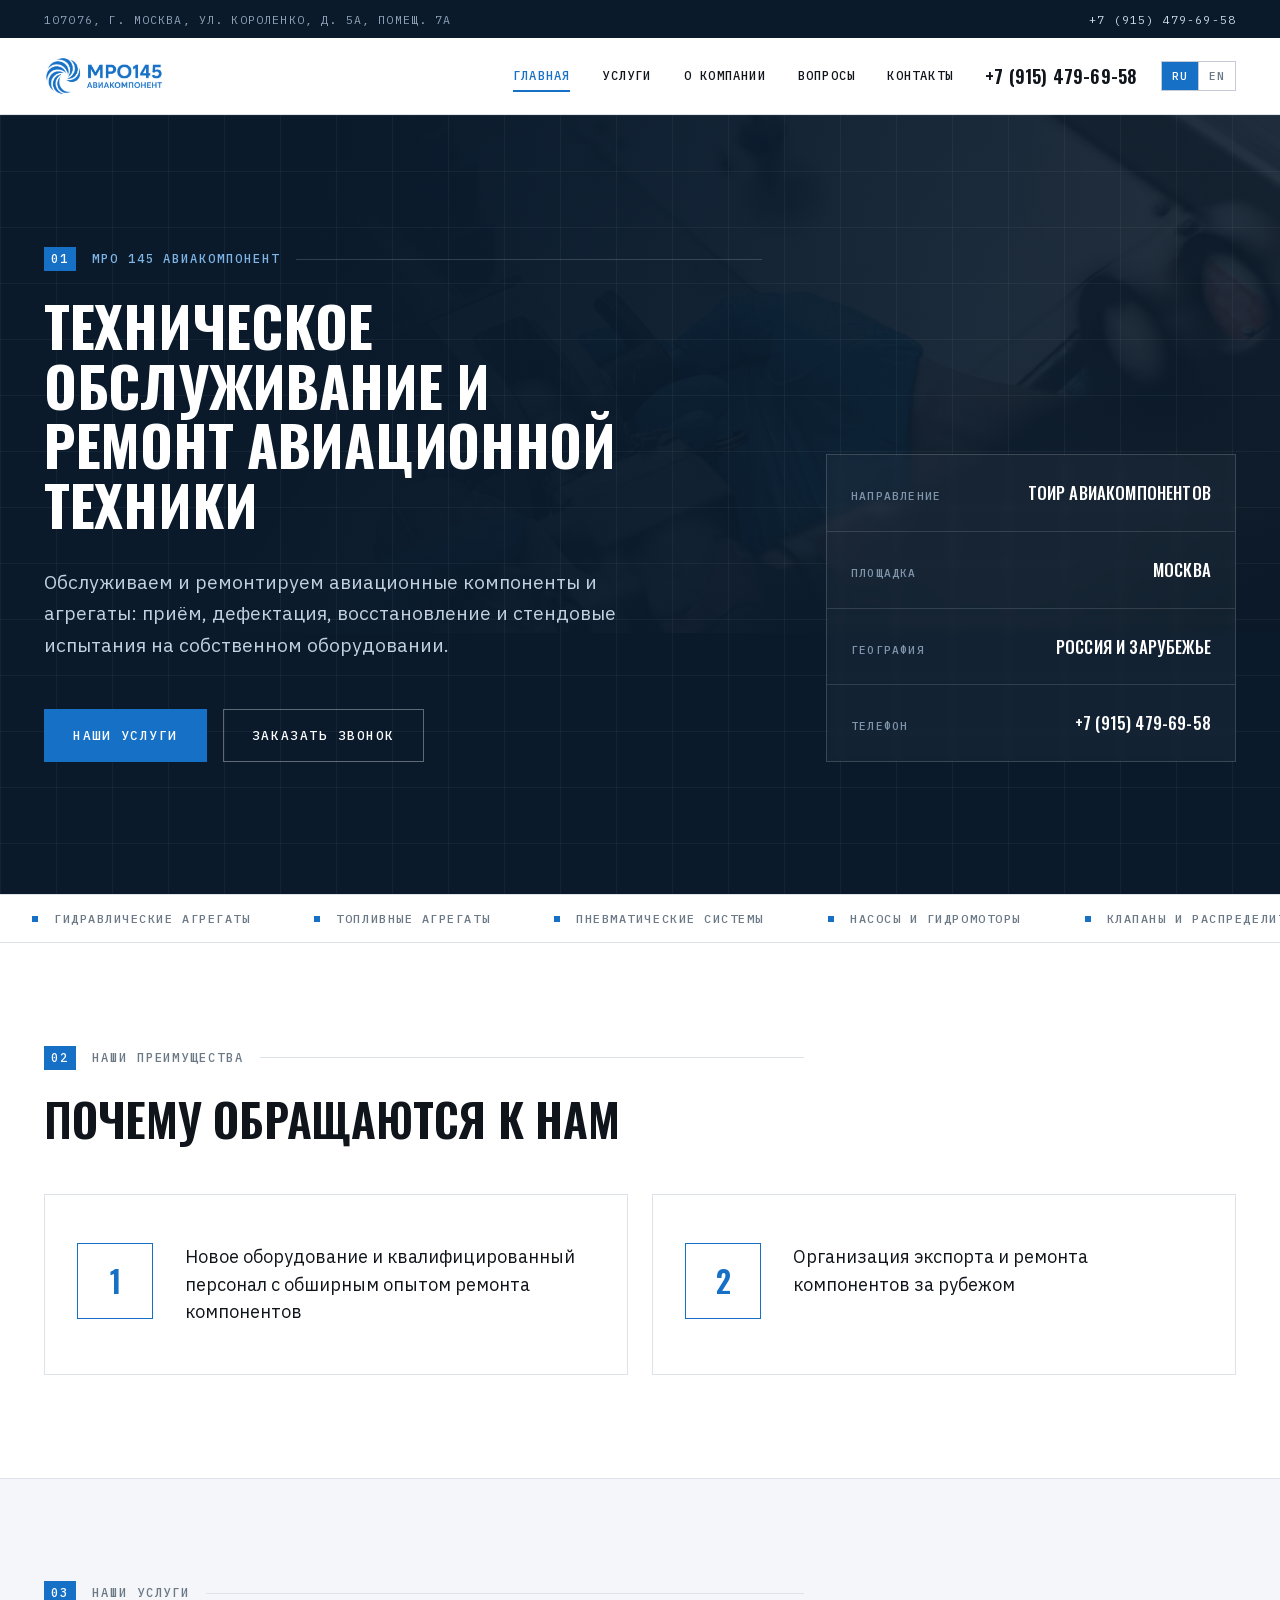
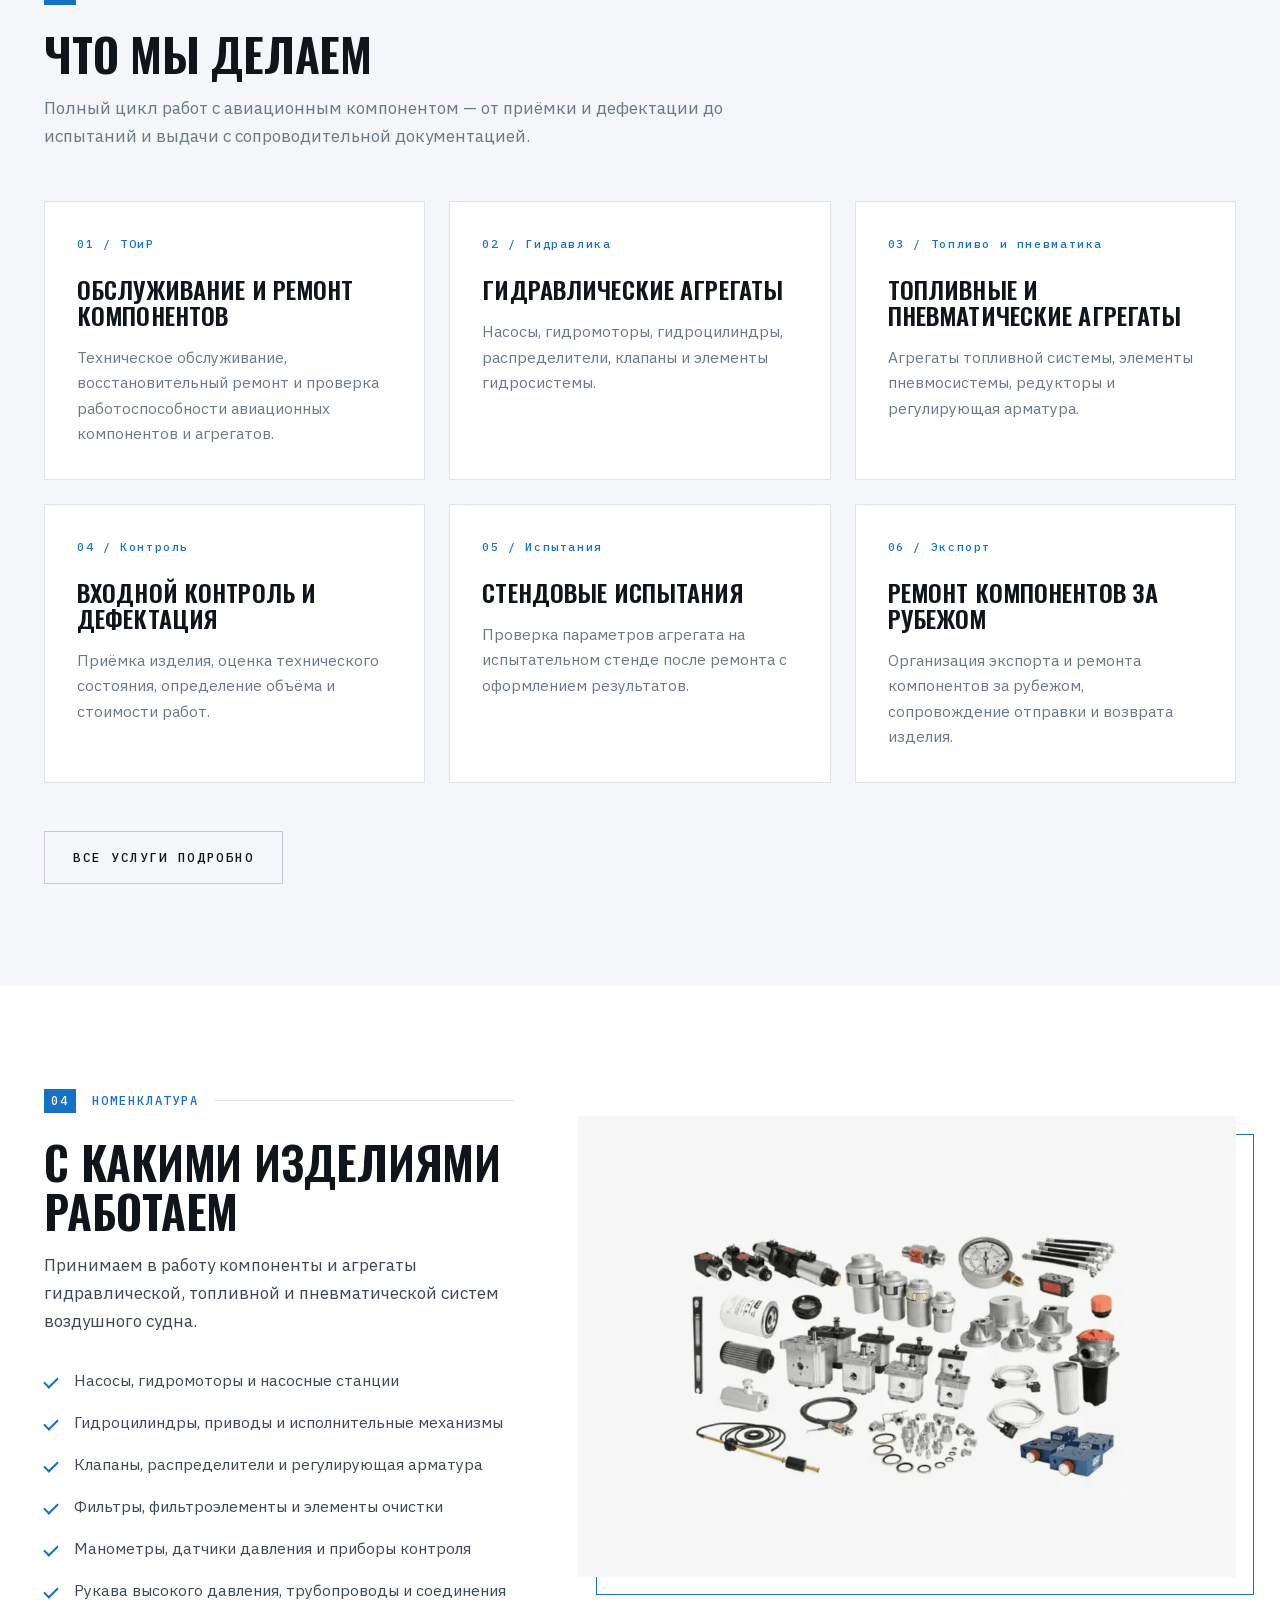
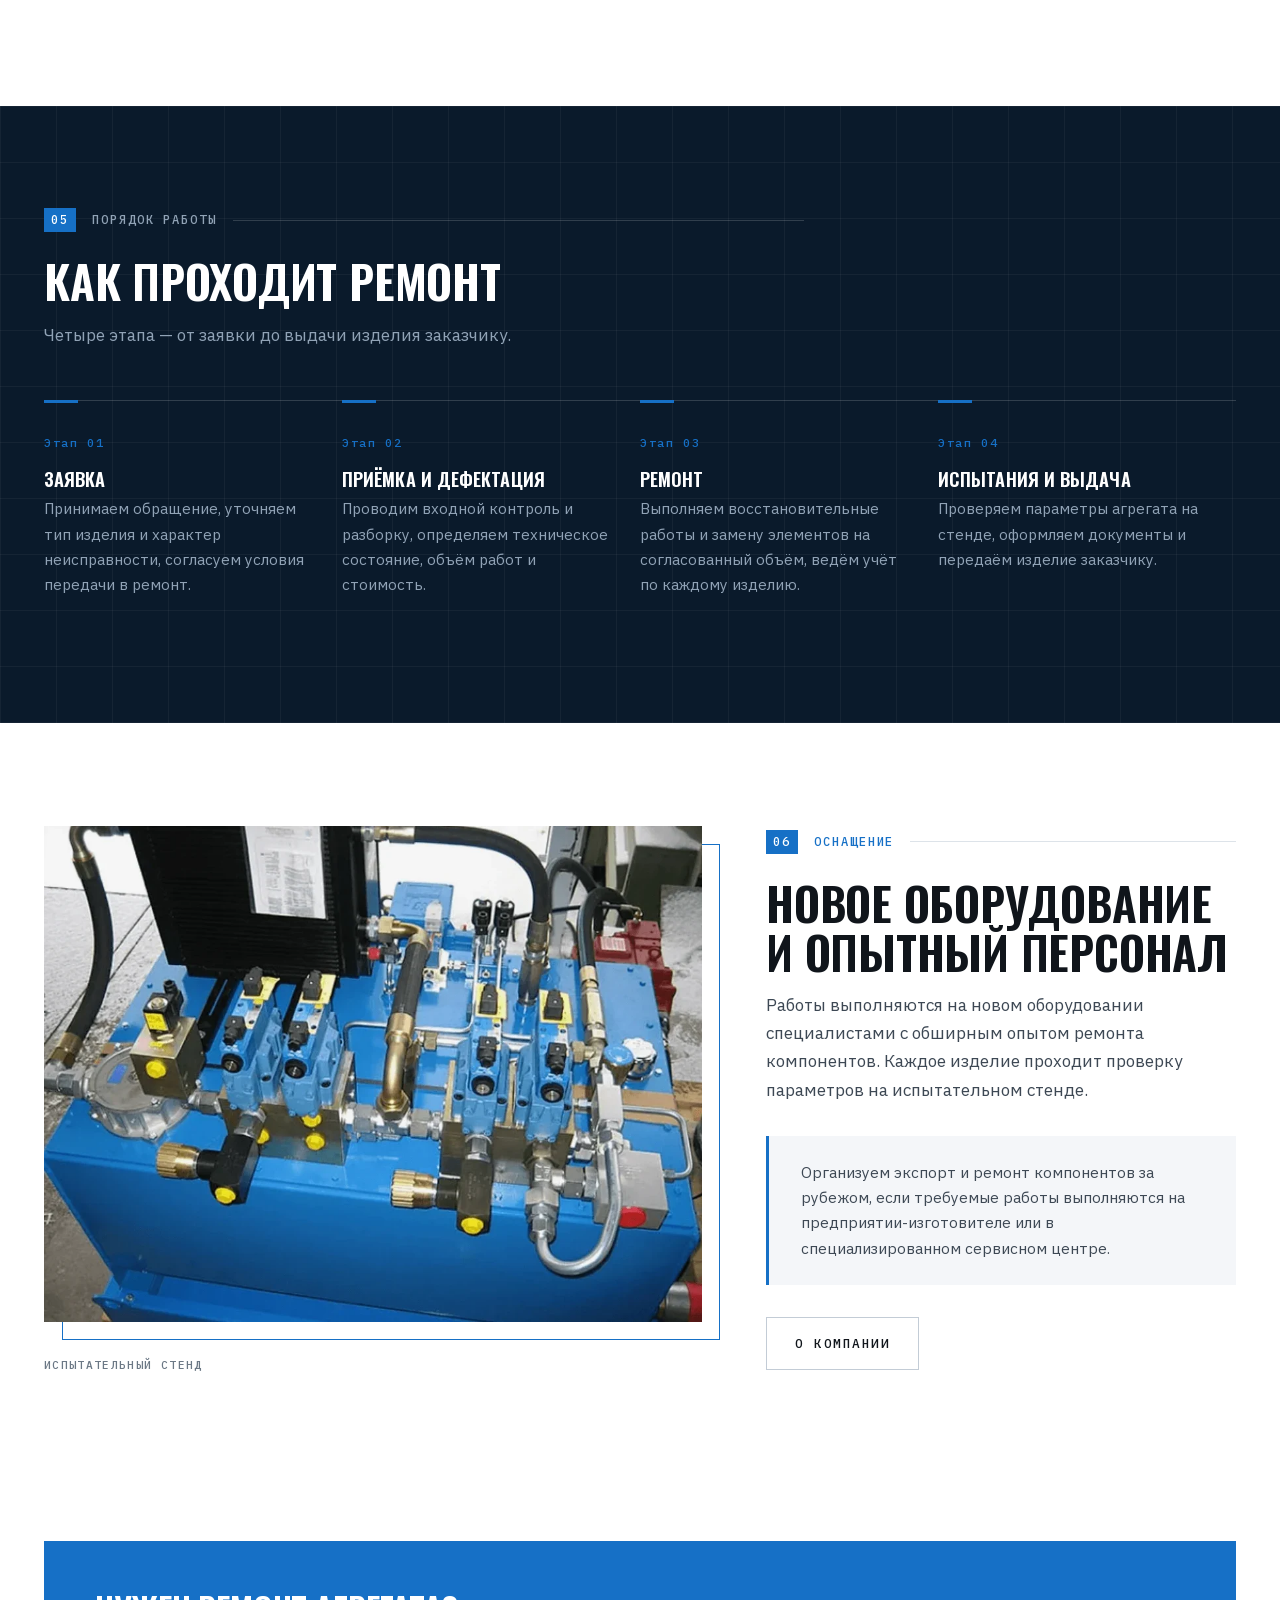
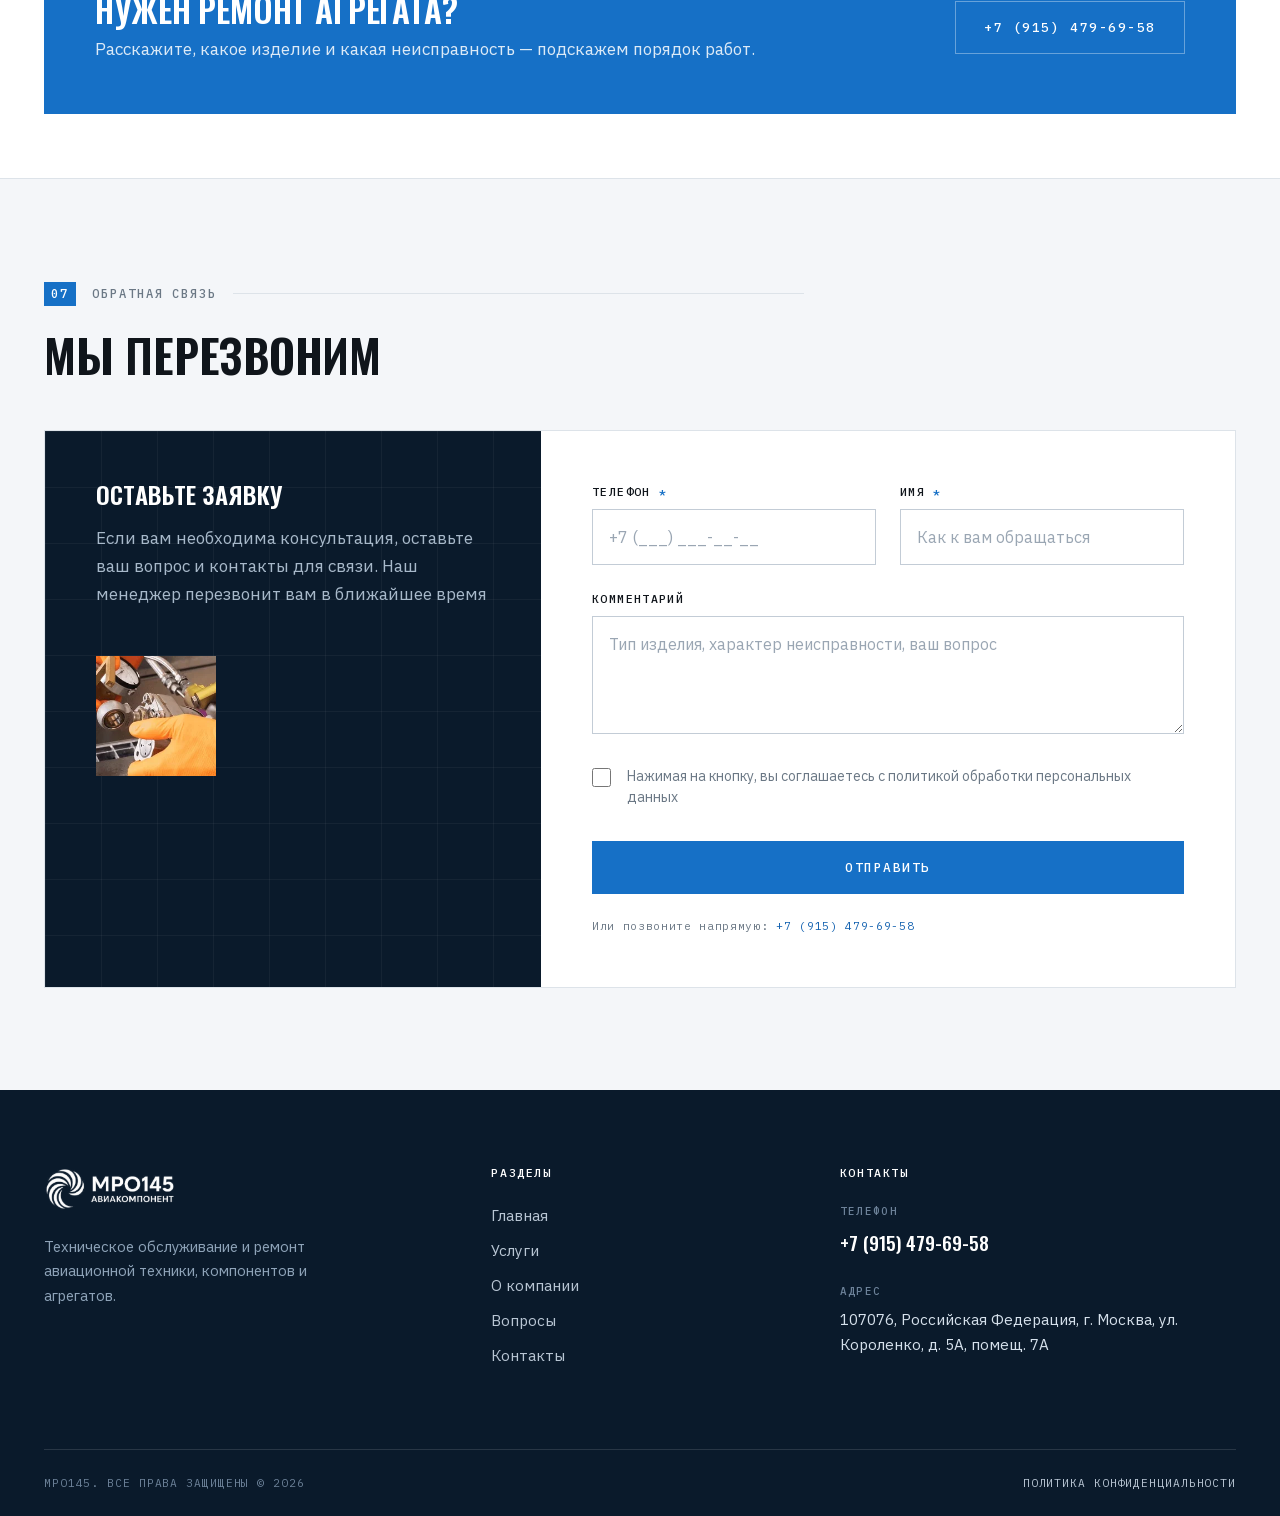
<file: index.html>
<!DOCTYPE html>
<html lang="ru">
<head>
<meta charset="utf-8">
<meta name="viewport" content="width=device-width, initial-scale=1">
<title>МРО 145 АВИАКОМПОНЕНТ — техническое обслуживание и ремонт авиационных компонентов</title>
<meta name="description" content="МРО 145 АВИАКОМПОНЕНТ — техническое обслуживание и ремонт авиационной техники, компонентов и агрегатов. Новое оборудование, квалифицированный персонал, организация экспорта и ремонта компонентов за рубежом. Москва, +7 (915) 479-69-58.">
<link rel="canonical" href="https://mro145.ru/">
<link rel="alternate" hreflang="ru" href="https://mro145.ru/">
<link rel="alternate" hreflang="en" href="https://mro145.ru/en/">
<link rel="alternate" hreflang="x-default" href="https://mro145.ru/">

<meta property="og:type" content="website">
<meta property="og:locale" content="ru_RU">
<meta property="og:site_name" content="МРО 145 АВИАКОМПОНЕНТ">
<meta property="og:title" content="МРО 145 АВИАКОМПОНЕНТ — техническое обслуживание и ремонт авиационных компонентов">
<meta property="og:description" content="Техническое обслуживание и ремонт авиационной техники, компонентов и агрегатов.">
<meta property="og:image" content="assets/img/og-image.jpg">
<meta name="theme-color" content="#0a1a2b">

<link rel="icon" href="assets/img/favicon-64.png" sizes="64x64" type="image/png">
<link rel="apple-touch-icon" href="assets/img/favicon-180.png">
<link rel="preload" href="assets/fonts/oswald-var-cyrillic.woff2" as="font" type="font/woff2" crossorigin>
<link rel="preload" href="assets/fonts/ibm-plex-sans-var-cyrillic.woff2" as="font" type="font/woff2" crossorigin>
<link rel="stylesheet" href="assets/css/fonts.css">
<link rel="stylesheet" href="assets/css/style.css">

<script type="application/ld+json">
{
  "@context": "https://schema.org",
  "@type": "LocalBusiness",
  "name": "МРО 145 АВИАКОМПОНЕНТ",
  "description": "Техническое обслуживание и ремонт авиационной техники, авиационных компонентов и агрегатов.",
  "url": "https://mro145.ru/",
  "telephone": "+7-915-479-69-58",
  "image": "https://mro145.ru/assets/img/og-image.jpg",
  "address": {
    "@type": "PostalAddress",
    "postalCode": "107076",
    "addressCountry": "RU",
    "addressLocality": "Москва",
    "streetAddress": "ул. Короленко, д. 5А, помещ. 7А"
  }
}
</script>
</head>
<body>
<a class="skip-link" href="#main">Перейти к содержанию</a>

<div class="topbar">
  <div class="shell topbar__row">
    <span>107076, г. Москва, ул. Короленко, д. 5А, помещ. 7А</span>
    <a href="tel:+79154796958">+7 (915) 479-69-58</a>
  </div>
</div>

<header class="site-header">
  <div class="shell site-header__row">
    <a class="brand" href="index.html" aria-label="МРО 145 АВИАКОМПОНЕНТ — на главную">
      <img src="assets/img/logo-wide.png" width="834" height="279" alt="МРО 145 АВИАКОМПОНЕНТ">
    </a>

    <nav class="nav" id="site-nav" aria-label="Основное меню">
      <ul class="nav__list">
        <li><a class="nav__link" href="index.html" aria-current="page">Главная</a></li>
        <li><a class="nav__link" href="services.html">Услуги</a></li>
        <li><a class="nav__link" href="about.html">О компании</a></li>
        <li><a class="nav__link" href="faq.html">Вопросы</a></li>
        <li><a class="nav__link" href="contacts.html">Контакты</a></li>
      </ul>
      <a class="nav__phone" href="tel:+79154796958">+7 (915) 479-69-58</a>
    </nav>

    <div class="header-tools">
      <a class="header-phone" href="tel:+79154796958">+7 (915) 479-69-58</a>
      <div class="lang">
        <a href="index.html" aria-current="true">RU</a>
        <a href="en/index.html" hreflang="en">EN</a>
      </div>
    </div>

    <button class="burger" type="button" aria-expanded="false" aria-controls="site-nav" aria-label="Открыть меню">
      <span class="burger__box" aria-hidden="true"><span></span><span></span><span></span></span>
    </button>
  </div>
</header>

<main id="main">

  <!-- Первый экран -->
  <section class="hero">
    <div class="hero__media">
      <picture>
        <source srcset="assets/img/repair-bench.webp" type="image/webp">
        <img src="assets/img/repair-bench.jpg" width="1000" height="405" alt="" aria-hidden="true">
      </picture>
    </div>
    <div class="hero__scrim" aria-hidden="true"></div>
    <div class="gridlines" aria-hidden="true"></div>

    <div class="shell hero__inner">
      <div class="hero__grid">
        <div>
          <p class="eyebrow eyebrow--light"><span class="eyebrow__num">01</span> МРО 145 Авиакомпонент</p>
          <h1>Техническое обслуживание и ремонт авиационной техники</h1>
          <p class="hero__lead">
            Обслуживаем и ремонтируем авиационные компоненты и агрегаты: приём, дефектация,
            восстановление и стендовые испытания на собственном оборудовании.
          </p>
          <div class="btn-row">
            <a class="btn btn--primary" href="services.html">Наши услуги</a>
            <a class="btn btn--light" href="#callback">Заказать звонок</a>
          </div>
        </div>

        <div class="spec">
          <div class="spec__row">
            <span class="spec__key">Направление</span>
            <span class="spec__val">ТОиР авиакомпонентов</span>
          </div>
          <div class="spec__row">
            <span class="spec__key">Площадка</span>
            <span class="spec__val">Москва</span>
          </div>
          <div class="spec__row">
            <span class="spec__key">География</span>
            <span class="spec__val">Россия и зарубежье</span>
          </div>
          <div class="spec__row">
            <span class="spec__key">Телефон</span>
            <span class="spec__val"><a href="tel:+79154796958">+7 (915) 479-69-58</a></span>
          </div>
        </div>
      </div>
    </div>
  </section>

  <!-- Бегущая строка -->
  <div class="ticker" aria-hidden="true">
    <div class="ticker__track">
      <div class="ticker__group">
        <span class="ticker__item">Гидравлические агрегаты</span>
        <span class="ticker__item">Топливные агрегаты</span>
        <span class="ticker__item">Пневматические системы</span>
        <span class="ticker__item">Насосы и гидромоторы</span>
        <span class="ticker__item">Клапаны и распределители</span>
        <span class="ticker__item">Фильтры и фильтроэлементы</span>
        <span class="ticker__item">Датчики и приборы</span>
        <span class="ticker__item">Рукава высокого давления</span>
        <span class="ticker__item">Стендовые испытания</span>
        <span class="ticker__item">Дефектация</span>
      </div>
    </div>
  </div>

  <!-- Преимущества (текст перенесён с mro145.ru без изменений) -->
  <section class="section">
    <div class="shell">
      <div class="section__head reveal">
        <p class="eyebrow"><span class="eyebrow__num">02</span> Наши преимущества</p>
        <h2>Почему обращаются к нам</h2>
      </div>

      <div class="grid grid--2">
        <div class="merit reveal">
          <span class="merit__badge" aria-hidden="true">1</span>
          <p>Новое оборудование и квалифицированный персонал с обширным опытом ремонта компонентов</p>
        </div>
        <div class="merit reveal" data-delay="1">
          <span class="merit__badge" aria-hidden="true">2</span>
          <p>Организация экспорта и ремонта компонентов за рубежом</p>
        </div>
      </div>
    </div>
  </section>

  <!-- Услуги -->
  <section class="section section--paper section--line">
    <div class="shell">
      <div class="section__head reveal">
        <p class="eyebrow"><span class="eyebrow__num">03</span> Наши услуги</p>
        <h2>Что мы делаем</h2>
        <p>
          Полный цикл работ с авиационным компонентом — от приёмки и дефектации
          до испытаний и выдачи с сопроводительной документацией.
        </p>
      </div>

      <div class="grid grid--3">
        <a class="card card--link reveal" href="services.html#toir">
          <span class="card__num">01 / ТОиР</span>
          <h3>Обслуживание и ремонт компонентов</h3>
          <p>Техническое обслуживание, восстановительный ремонт и проверка работоспособности авиационных компонентов и агрегатов.</p>
        </a>
        <a class="card card--link reveal" data-delay="1" href="services.html#hydraulics">
          <span class="card__num">02 / Гидравлика</span>
          <h3>Гидравлические агрегаты</h3>
          <p>Насосы, гидромоторы, гидроцилиндры, распределители, клапаны и элементы гидросистемы.</p>
        </a>
        <a class="card card--link reveal" data-delay="2" href="services.html#fuel">
          <span class="card__num">03 / Топливо и пневматика</span>
          <h3>Топливные и пневматические агрегаты</h3>
          <p>Агрегаты топливной системы, элементы пневмосистемы, редукторы и регулирующая арматура.</p>
        </a>
        <a class="card card--link reveal" href="services.html#inspection">
          <span class="card__num">04 / Контроль</span>
          <h3>Входной контроль и дефектация</h3>
          <p>Приёмка изделия, оценка технического состояния, определение объёма и стоимости работ.</p>
        </a>
        <a class="card card--link reveal" data-delay="1" href="services.html#testing">
          <span class="card__num">05 / Испытания</span>
          <h3>Стендовые испытания</h3>
          <p>Проверка параметров агрегата на испытательном стенде после ремонта с оформлением результатов.</p>
        </a>
        <a class="card card--link reveal" data-delay="2" href="services.html#export">
          <span class="card__num">06 / Экспорт</span>
          <h3>Ремонт компонентов за рубежом</h3>
          <p>Организация экспорта и ремонта компонентов за рубежом, сопровождение отправки и возврата изделия.</p>
        </a>
      </div>

      <div class="btn-row" style="margin-top: var(--s6)">
        <a class="btn btn--ghost" href="services.html">Все услуги подробно</a>
      </div>
    </div>
  </section>

  <!-- Номенклатура -->
  <section class="section">
    <div class="shell">
      <div class="split split--wide-right">
        <div class="reveal">
          <p class="eyebrow"><span class="eyebrow__num">04</span> Номенклатура</p>
          <h2>С какими изделиями работаем</h2>
          <p>
            Принимаем в работу компоненты и агрегаты гидравлической, топливной
            и пневматической систем воздушного судна.
          </p>
          <ul class="ticks" style="margin-top: var(--s5)">
            <li>Насосы, гидромоторы и насосные станции</li>
            <li>Гидроцилиндры, приводы и исполнительные механизмы</li>
            <li>Клапаны, распределители и регулирующая арматура</li>
            <li>Фильтры, фильтроэлементы и элементы очистки</li>
            <li>Манометры, датчики давления и приборы контроля</li>
            <li>Рукава высокого давления, трубопроводы и соединения</li>
          </ul>
        </div>

        <div class="split__media framed reveal" data-delay="1">
          <picture>
            <source srcset="assets/img/components.webp" type="image/webp">
            <img src="assets/img/components.jpg" width="1000" height="701" loading="lazy" decoding="async"
                 alt="Авиационные компоненты: насосы, фильтры, клапаны, манометры и рукава высокого давления">
          </picture>
        </div>
      </div>
    </div>
  </section>

  <!-- Как мы работаем -->
  <section class="section section--dark">
    <div class="gridlines" aria-hidden="true"></div>
    <div class="shell">
      <div class="section__head reveal">
        <p class="eyebrow eyebrow--light"><span class="eyebrow__num">05</span> Порядок работы</p>
        <h2>Как проходит ремонт</h2>
        <p>Четыре этапа — от заявки до выдачи изделия заказчику.</p>
      </div>

      <div class="steps">
        <div class="step reveal">
          <span class="step__num">Этап 01</span>
          <h3>Заявка</h3>
          <p>Принимаем обращение, уточняем тип изделия и характер неисправности, согласуем условия передачи в ремонт.</p>
        </div>
        <div class="step reveal" data-delay="1">
          <span class="step__num">Этап 02</span>
          <h3>Приёмка и дефектация</h3>
          <p>Проводим входной контроль и разборку, определяем техническое состояние, объём работ и стоимость.</p>
        </div>
        <div class="step reveal" data-delay="2">
          <span class="step__num">Этап 03</span>
          <h3>Ремонт</h3>
          <p>Выполняем восстановительные работы и замену элементов на согласованный объём, ведём учёт по каждому изделию.</p>
        </div>
        <div class="step reveal" data-delay="3">
          <span class="step__num">Этап 04</span>
          <h3>Испытания и выдача</h3>
          <p>Проверяем параметры агрегата на стенде, оформляем документы и передаём изделие заказчику.</p>
        </div>
      </div>
    </div>
  </section>

  <!-- Оснащение -->
  <section class="section">
    <div class="shell">
      <div class="split split--wide-left">
        <div class="split__media framed reveal">
          <picture>
            <source srcset="assets/img/test-stand.webp" type="image/webp">
            <img src="assets/img/test-stand.jpg" width="1000" height="754" loading="lazy" decoding="async"
                 alt="Испытательный стенд с гидравлическими блоками управления">
          </picture>
          <p class="caption">Испытательный стенд</p>
        </div>

        <div class="reveal" data-delay="1">
          <p class="eyebrow"><span class="eyebrow__num">06</span> Оснащение</p>
          <h2>Новое оборудование и опытный персонал</h2>
          <p>
            Работы выполняются на новом оборудовании специалистами с обширным опытом
            ремонта компонентов. Каждое изделие проходит проверку параметров
            на испытательном стенде.
          </p>
          <div class="note" style="margin-top: var(--s5)">
            Организуем экспорт и ремонт компонентов за рубежом, если требуемые работы
            выполняются на предприятии-изготовителе или в специализированном сервисном центре.
          </div>
          <div class="btn-row" style="margin-top: var(--s5)">
            <a class="btn btn--ghost" href="about.html">О компании</a>
          </div>
        </div>
      </div>
    </div>
  </section>

  <!-- Полоса-призыв -->
  <section class="section section--tight">
    <div class="shell">
      <div class="cta-band reveal">
        <div>
          <h2>Нужен ремонт агрегата?</h2>
          <p>Расскажите, какое изделие и какая неисправность — подскажем порядок работ.</p>
        </div>
        <a class="btn btn--light" href="tel:+79154796958">+7 (915) 479-69-58</a>
      </div>
    </div>
  </section>

  <!-- Форма обратного звонка (текст перенесён с mro145.ru без изменений) -->
  <section class="section section--paper section--line" id="callback">
    <div class="shell">
      <div class="section__head reveal">
        <p class="eyebrow"><span class="eyebrow__num">07</span> Обратная связь</p>
        <h2>Мы перезвоним</h2>
      </div>

      <div class="form-block reveal">
        <div class="form-block__aside">
          <div class="gridlines" aria-hidden="true"></div>
          <div>
            <h3>Оставьте заявку</h3>
            <p>
              Если вам необходима консультация, оставьте ваш вопрос и контакты для связи.
              Наш менеджер перезвонит вам в ближайшее время
            </p>
            <picture>
              <source srcset="assets/img/detail-macro.webp" type="image/webp">
              <img class="form-block__photo" src="assets/img/detail-macro.jpg" width="216" height="216"
                   loading="lazy" decoding="async"
                   alt="Работа с авиационным агрегатом на стенде">
            </picture>
          </div>
        </div>

        <div class="form-block__form">
          <form data-callback-form novalidate>
            <div class="hp" aria-hidden="true">
              <label for="cb-website">Не заполняйте это поле</label>
              <input id="cb-website" name="website" type="text" tabindex="-1" autocomplete="off">
            </div>

            <div class="field-row">
              <div class="field">
                <label for="cb-phone">Телефон <span class="req">*</span></label>
                <input id="cb-phone" name="phone" type="tel" inputmode="tel" required
                       data-mask="phone" placeholder="+7 (___) ___-__-__" autocomplete="tel">
                <span class="field__err"></span>
              </div>
              <div class="field">
                <label for="cb-name">Имя <span class="req">*</span></label>
                <input id="cb-name" name="name" type="text" required placeholder="Как к вам обращаться"
                       autocomplete="name">
                <span class="field__err"></span>
              </div>
            </div>

            <div class="field">
              <label for="cb-comment">Комментарий</label>
              <textarea id="cb-comment" name="comment"
                        placeholder="Тип изделия, характер неисправности, ваш вопрос"></textarea>
              <span class="field__err"></span>
            </div>

            <label class="consent" for="cb-consent">
              <input id="cb-consent" name="consent" type="checkbox" required>
              <span>Нажимая на кнопку, вы соглашаетесь с политикой обработки персональных данных</span>
            </label>

            <button class="btn btn--primary btn--block" type="submit">Отправить</button>

            <p class="form-status" role="status" aria-live="polite"></p>

            <p class="form-note">
              Или позвоните напрямую: <a href="tel:+79154796958">+7 (915) 479-69-58</a>
            </p>
          </form>
        </div>
      </div>
    </div>
  </section>

</main>

<footer class="site-footer">
  <div class="shell">
    <div class="footer-top">
      <div class="footer-brand">
        <img src="assets/img/logo-wide-white.png" width="834" height="279" loading="lazy" alt="МРО 145 АВИАКОМПОНЕНТ">
        <p>Техническое обслуживание и ремонт авиационной техники, компонентов и агрегатов.</p>
      </div>

      <div class="footer-col">
        <h4>Разделы</h4>
        <ul>
          <li><a href="index.html">Главная</a></li>
          <li><a href="services.html">Услуги</a></li>
          <li><a href="about.html">О компании</a></li>
          <li><a href="faq.html">Вопросы</a></li>
          <li><a href="contacts.html">Контакты</a></li>
        </ul>
      </div>

      <div class="footer-col">
        <h4>Контакты</h4>
        <dl class="footer-contact">
          <dt>Телефон</dt>
          <dd><a href="tel:+79154796958">+7 (915) 479-69-58</a></dd>
          <dt>Адрес</dt>
          <dd>107076, Российская Федерация, г. Москва, ул. Короленко, д. 5А, помещ. 7А</dd>
        </dl>
      </div>
    </div>

    <div class="footer-bottom">
      <span>МРО145. Все права защищены © 2026</span>
      <span><a href="privacy.html">Политика конфиденциальности</a></span>
    </div>
  </div>
</footer>

<script src="assets/js/main.js" defer></script>
</body>
</html>
</file>
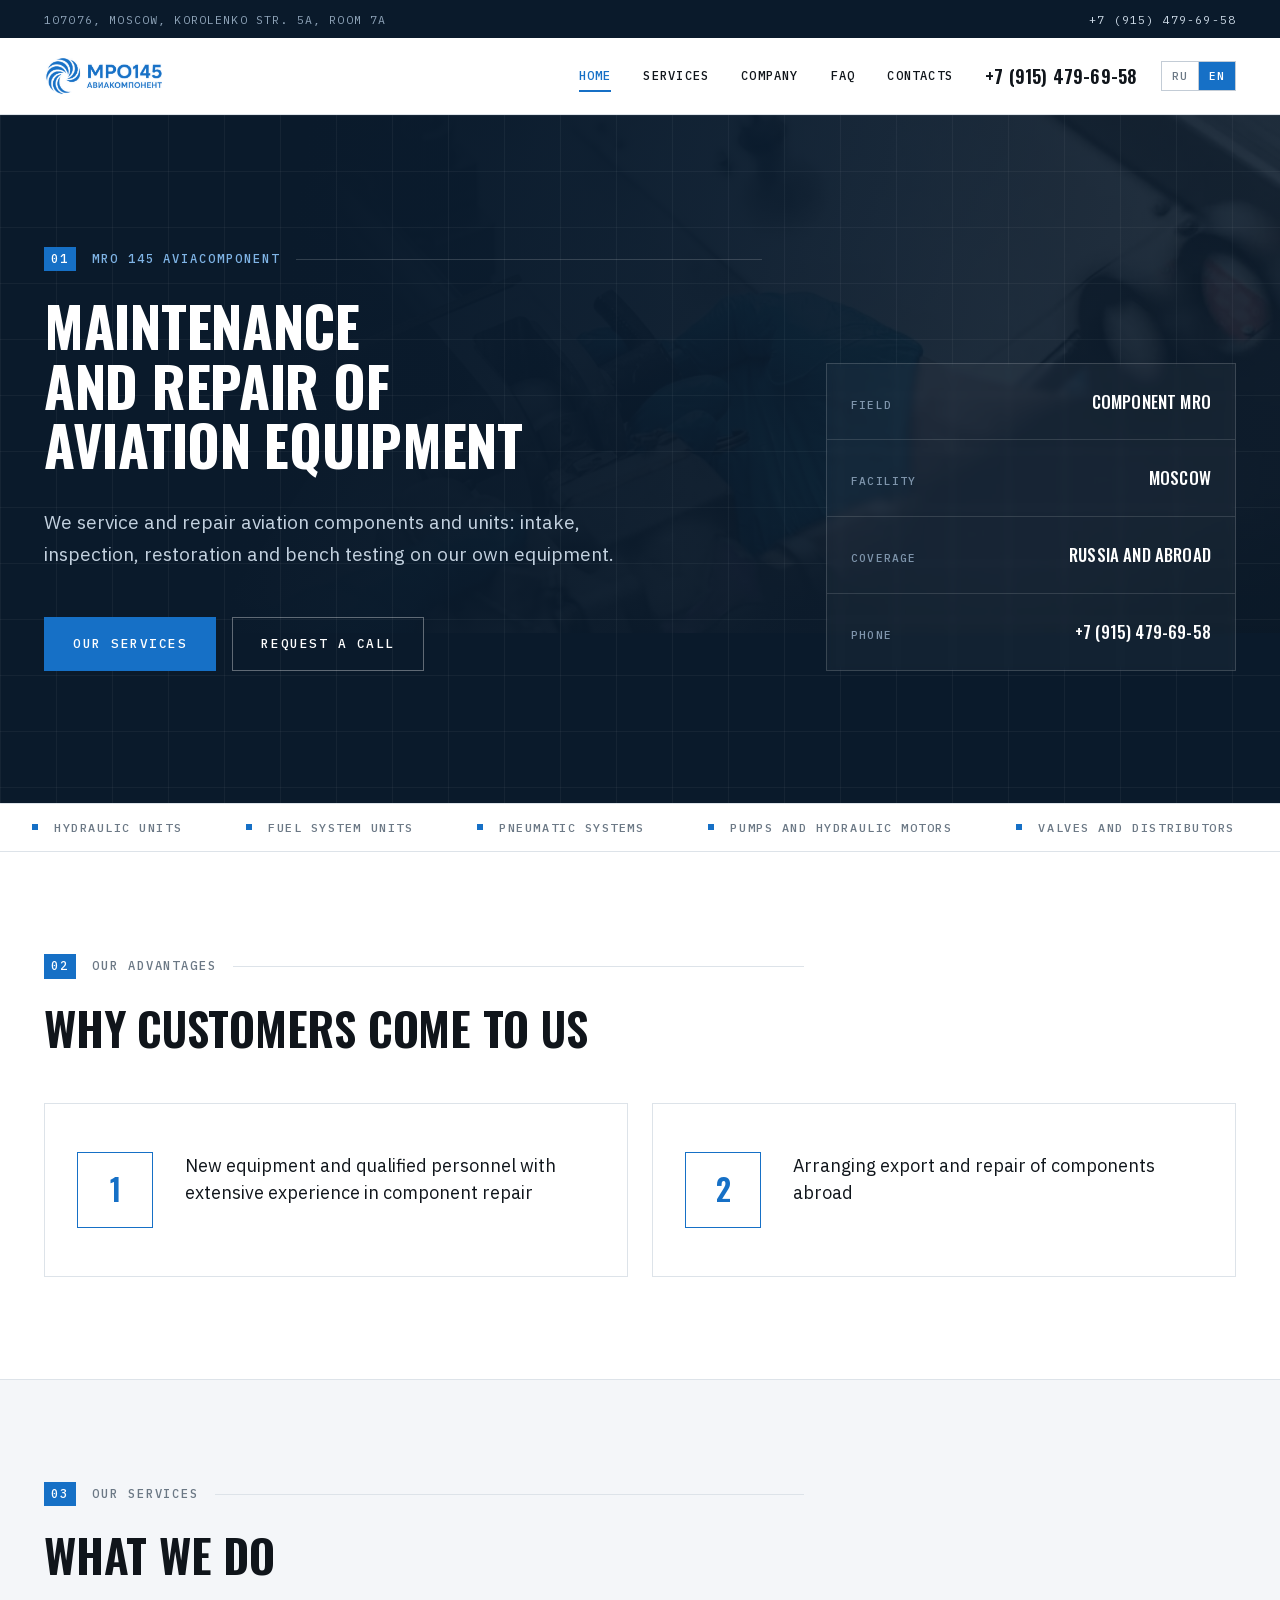
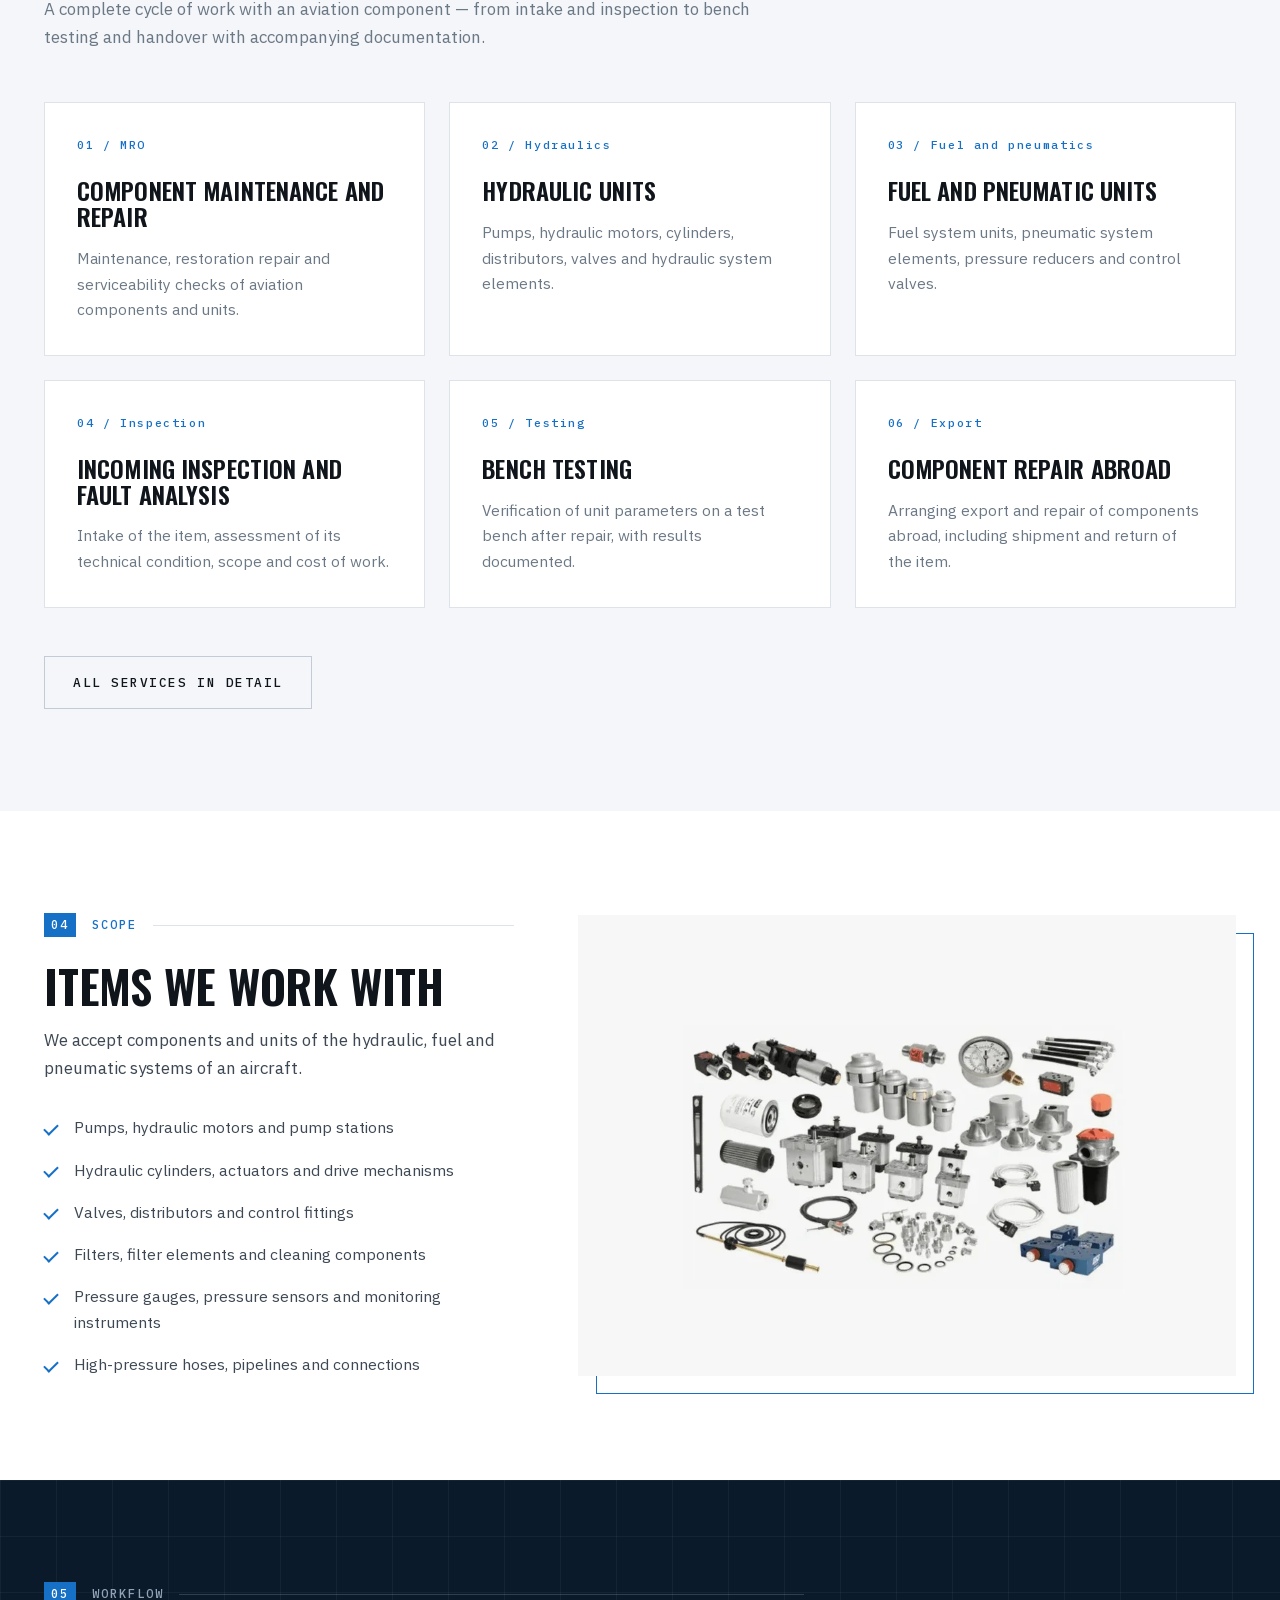
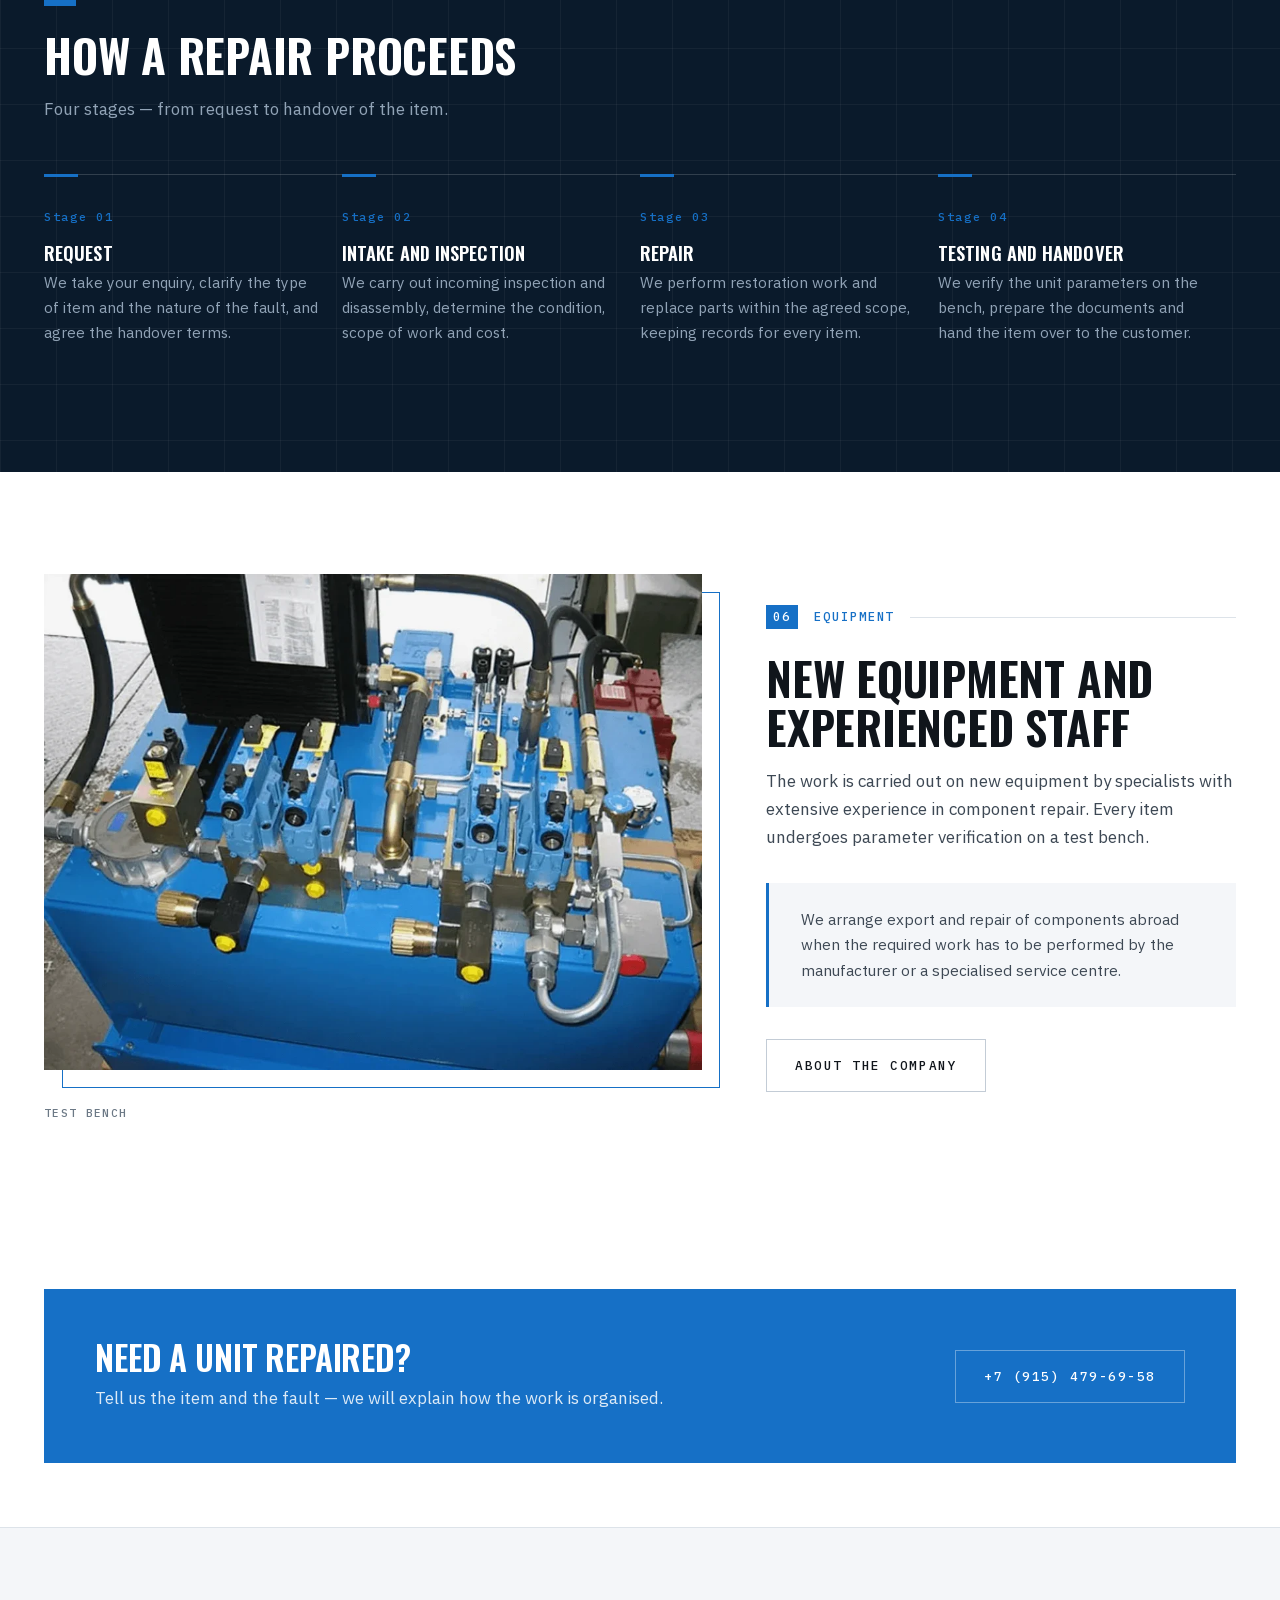
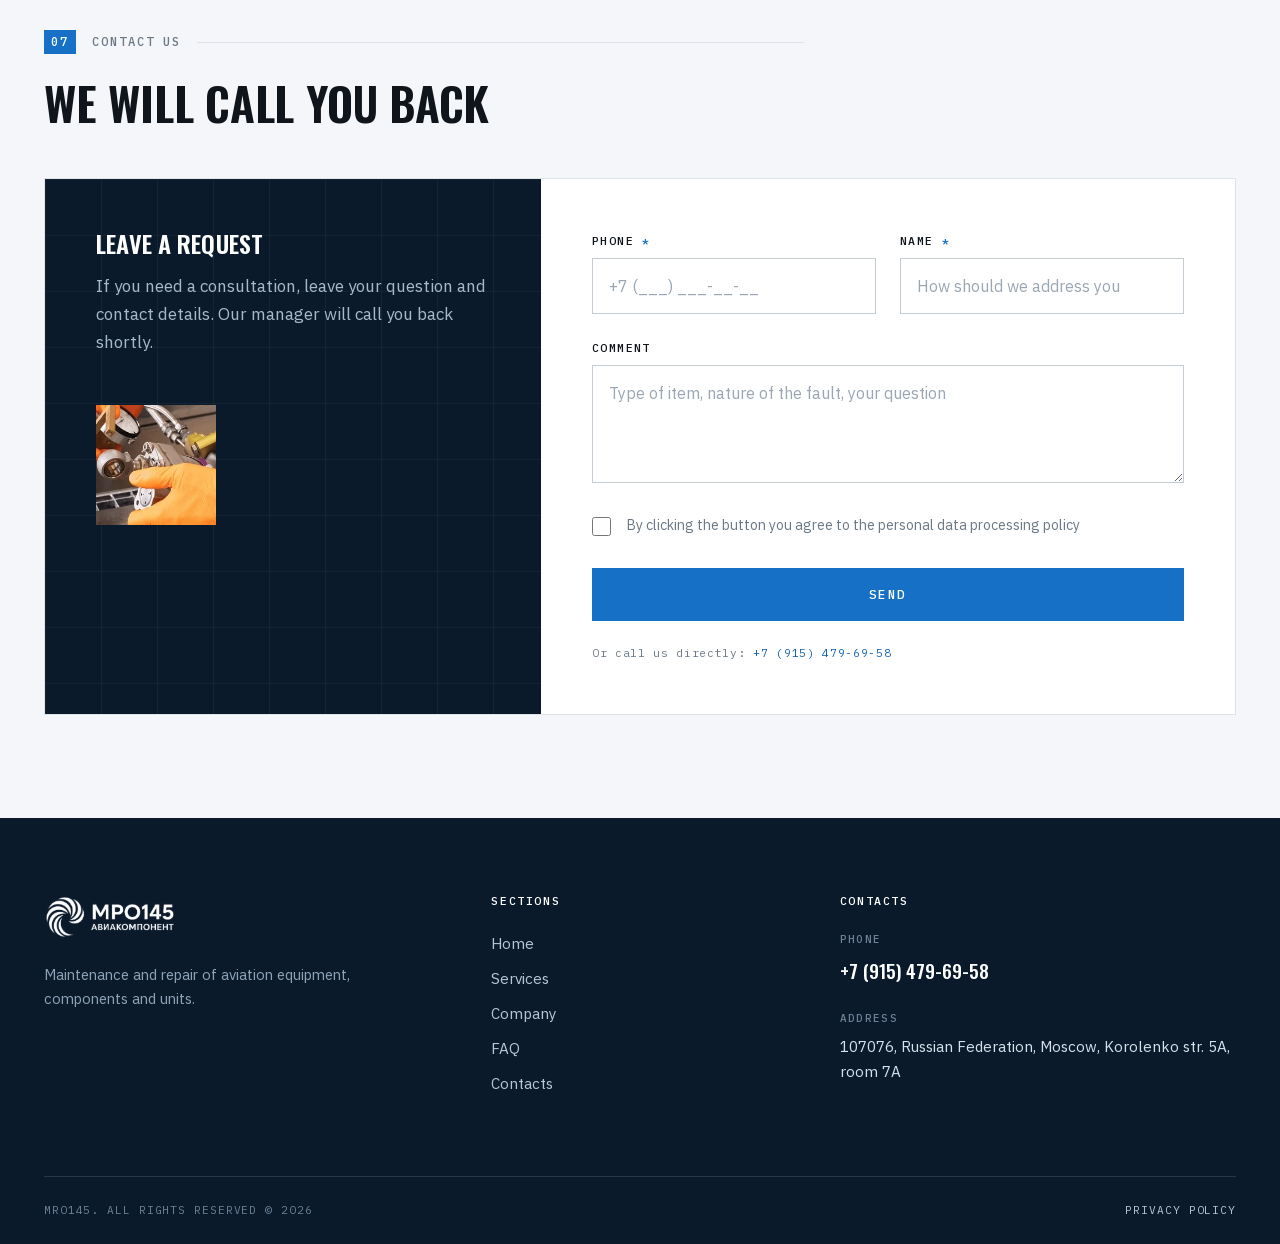
<file: en/index.html>
<!DOCTYPE html>
<html lang="en">
<head>
<meta charset="utf-8">
<meta name="viewport" content="width=device-width, initial-scale=1">
<title>MRO 145 AVIACOMPONENT — maintenance and repair of aircraft components</title>
<meta name="description" content="MRO 145 AVIACOMPONENT — maintenance and repair of aircraft, aviation components and units. New equipment, qualified personnel, export and overseas repair of components. Moscow, +7 (915) 479-69-58.">
<link rel="canonical" href="https://mro145.ru/en/">
<link rel="alternate" hreflang="ru" href="https://mro145.ru/">
<link rel="alternate" hreflang="en" href="https://mro145.ru/en/">
<link rel="alternate" hreflang="x-default" href="https://mro145.ru/">

<meta property="og:type" content="website">
<meta property="og:locale" content="en_US">
<meta property="og:site_name" content="MRO 145 AVIACOMPONENT">
<meta property="og:title" content="MRO 145 AVIACOMPONENT — maintenance and repair of aircraft components">
<meta property="og:description" content="Maintenance and repair of aircraft, aviation components and units.">
<meta property="og:image" content="../assets/img/og-image.jpg">
<meta name="theme-color" content="#0a1a2b">

<link rel="icon" href="../assets/img/favicon-64.png" sizes="64x64" type="image/png">
<link rel="apple-touch-icon" href="../assets/img/favicon-180.png">
<link rel="preload" href="../assets/fonts/oswald-var-latin.woff2" as="font" type="font/woff2" crossorigin>
<link rel="preload" href="../assets/fonts/ibm-plex-sans-var-latin.woff2" as="font" type="font/woff2" crossorigin>
<link rel="stylesheet" href="../assets/css/fonts.css">
<link rel="stylesheet" href="../assets/css/style.css">

<script type="application/ld+json">
{
  "@context": "https://schema.org",
  "@type": "LocalBusiness",
  "name": "MRO 145 AVIACOMPONENT",
  "description": "Maintenance and repair of aircraft, aviation components and units.",
  "url": "https://mro145.ru/en/",
  "telephone": "+7-915-479-69-58",
  "image": "https://mro145.ru/assets/img/og-image.jpg",
  "address": {
    "@type": "PostalAddress",
    "postalCode": "107076",
    "addressCountry": "RU",
    "addressLocality": "Moscow",
    "streetAddress": "Korolenko str. 5A, room 7A"
  }
}
</script>
</head>
<body>
<a class="skip-link" href="#main">Skip to content</a>

<div class="topbar">
  <div class="shell topbar__row">
    <span>107076, Moscow, Korolenko str. 5A, room 7A</span>
    <a href="tel:+79154796958">+7 (915) 479-69-58</a>
  </div>
</div>

<header class="site-header">
  <div class="shell site-header__row">
    <a class="brand" href="index.html" aria-label="MRO 145 AVIACOMPONENT — home">
      <img src="../assets/img/logo-wide.png" width="834" height="279" alt="MRO 145 AVIACOMPONENT">
    </a>

    <nav class="nav" id="site-nav" aria-label="Main menu">
      <ul class="nav__list">
        <li><a class="nav__link" href="index.html" aria-current="page">Home</a></li>
        <li><a class="nav__link" href="services.html">Services</a></li>
        <li><a class="nav__link" href="about.html">Company</a></li>
        <li><a class="nav__link" href="faq.html">FAQ</a></li>
        <li><a class="nav__link" href="contacts.html">Contacts</a></li>
      </ul>
      <a class="nav__phone" href="tel:+79154796958">+7 (915) 479-69-58</a>
    </nav>

    <div class="header-tools">
      <a class="header-phone" href="tel:+79154796958">+7 (915) 479-69-58</a>
      <div class="lang">
        <a href="../index.html" hreflang="ru">RU</a>
        <a href="index.html" aria-current="true">EN</a>
      </div>
    </div>

    <button class="burger" type="button" aria-expanded="false" aria-controls="site-nav" aria-label="Open menu">
      <span class="burger__box" aria-hidden="true"><span></span><span></span><span></span></span>
    </button>
  </div>
</header>

<main id="main">

  <section class="hero">
    <div class="hero__media">
      <picture>
        <source srcset="../assets/img/repair-bench.webp" type="image/webp">
        <img src="../assets/img/repair-bench.jpg" width="1000" height="405" alt="" aria-hidden="true">
      </picture>
    </div>
    <div class="hero__scrim" aria-hidden="true"></div>
    <div class="gridlines" aria-hidden="true"></div>

    <div class="shell hero__inner">
      <div class="hero__grid">
        <div>
          <p class="eyebrow eyebrow--light"><span class="eyebrow__num">01</span> MRO 145 Aviacomponent</p>
          <h1>Maintenance and repair of aviation equipment</h1>
          <p class="hero__lead">
            We service and repair aviation components and units: intake, inspection,
            restoration and bench testing on our own equipment.
          </p>
          <div class="btn-row">
            <a class="btn btn--primary" href="services.html">Our services</a>
            <a class="btn btn--light" href="#callback">Request a call</a>
          </div>
        </div>

        <div class="spec">
          <div class="spec__row">
            <span class="spec__key">Field</span>
            <span class="spec__val">Component MRO</span>
          </div>
          <div class="spec__row">
            <span class="spec__key">Facility</span>
            <span class="spec__val">Moscow</span>
          </div>
          <div class="spec__row">
            <span class="spec__key">Coverage</span>
            <span class="spec__val">Russia and abroad</span>
          </div>
          <div class="spec__row">
            <span class="spec__key">Phone</span>
            <span class="spec__val"><a href="tel:+79154796958">+7 (915) 479-69-58</a></span>
          </div>
        </div>
      </div>
    </div>
  </section>

  <div class="ticker" aria-hidden="true">
    <div class="ticker__track">
      <div class="ticker__group">
        <span class="ticker__item">Hydraulic units</span>
        <span class="ticker__item">Fuel system units</span>
        <span class="ticker__item">Pneumatic systems</span>
        <span class="ticker__item">Pumps and hydraulic motors</span>
        <span class="ticker__item">Valves and distributors</span>
        <span class="ticker__item">Filters and filter elements</span>
        <span class="ticker__item">Sensors and instruments</span>
        <span class="ticker__item">High-pressure hoses</span>
        <span class="ticker__item">Bench testing</span>
        <span class="ticker__item">Inspection</span>
      </div>
    </div>
  </div>

  <section class="section">
    <div class="shell">
      <div class="section__head reveal">
        <p class="eyebrow"><span class="eyebrow__num">02</span> Our advantages</p>
        <h2>Why customers come to us</h2>
      </div>

      <div class="grid grid--2">
        <div class="merit reveal">
          <span class="merit__badge" aria-hidden="true">1</span>
          <p>New equipment and qualified personnel with extensive experience in component repair</p>
        </div>
        <div class="merit reveal" data-delay="1">
          <span class="merit__badge" aria-hidden="true">2</span>
          <p>Arranging export and repair of components abroad</p>
        </div>
      </div>
    </div>
  </section>

  <section class="section section--paper section--line">
    <div class="shell">
      <div class="section__head reveal">
        <p class="eyebrow"><span class="eyebrow__num">03</span> Our services</p>
        <h2>What we do</h2>
        <p>
          A complete cycle of work with an aviation component — from intake and inspection
          to bench testing and handover with accompanying documentation.
        </p>
      </div>

      <div class="grid grid--3">
        <a class="card card--link reveal" href="services.html#toir">
          <span class="card__num">01 / MRO</span>
          <h3>Component maintenance and repair</h3>
          <p>Maintenance, restoration repair and serviceability checks of aviation components and units.</p>
        </a>
        <a class="card card--link reveal" data-delay="1" href="services.html#hydraulics">
          <span class="card__num">02 / Hydraulics</span>
          <h3>Hydraulic units</h3>
          <p>Pumps, hydraulic motors, cylinders, distributors, valves and hydraulic system elements.</p>
        </a>
        <a class="card card--link reveal" data-delay="2" href="services.html#fuel">
          <span class="card__num">03 / Fuel and pneumatics</span>
          <h3>Fuel and pneumatic units</h3>
          <p>Fuel system units, pneumatic system elements, pressure reducers and control valves.</p>
        </a>
        <a class="card card--link reveal" href="services.html#inspection">
          <span class="card__num">04 / Inspection</span>
          <h3>Incoming inspection and fault analysis</h3>
          <p>Intake of the item, assessment of its technical condition, scope and cost of work.</p>
        </a>
        <a class="card card--link reveal" data-delay="1" href="services.html#testing">
          <span class="card__num">05 / Testing</span>
          <h3>Bench testing</h3>
          <p>Verification of unit parameters on a test bench after repair, with results documented.</p>
        </a>
        <a class="card card--link reveal" data-delay="2" href="services.html#export">
          <span class="card__num">06 / Export</span>
          <h3>Component repair abroad</h3>
          <p>Arranging export and repair of components abroad, including shipment and return of the item.</p>
        </a>
      </div>

      <div class="btn-row" style="margin-top: var(--s6)">
        <a class="btn btn--ghost" href="services.html">All services in detail</a>
      </div>
    </div>
  </section>

  <section class="section">
    <div class="shell">
      <div class="split split--wide-right">
        <div class="reveal">
          <p class="eyebrow"><span class="eyebrow__num">04</span> Scope</p>
          <h2>Items we work with</h2>
          <p>
            We accept components and units of the hydraulic, fuel
            and pneumatic systems of an aircraft.
          </p>
          <ul class="ticks" style="margin-top: var(--s5)">
            <li>Pumps, hydraulic motors and pump stations</li>
            <li>Hydraulic cylinders, actuators and drive mechanisms</li>
            <li>Valves, distributors and control fittings</li>
            <li>Filters, filter elements and cleaning components</li>
            <li>Pressure gauges, pressure sensors and monitoring instruments</li>
            <li>High-pressure hoses, pipelines and connections</li>
          </ul>
        </div>

        <div class="split__media framed reveal" data-delay="1">
          <picture>
            <source srcset="../assets/img/components.webp" type="image/webp">
            <img src="../assets/img/components.jpg" width="1000" height="701" loading="lazy" decoding="async"
                 alt="Aviation components: pumps, filters, valves, pressure gauges and high-pressure hoses">
          </picture>
        </div>
      </div>
    </div>
  </section>

  <section class="section section--dark">
    <div class="gridlines" aria-hidden="true"></div>
    <div class="shell">
      <div class="section__head reveal">
        <p class="eyebrow eyebrow--light"><span class="eyebrow__num">05</span> Workflow</p>
        <h2>How a repair proceeds</h2>
        <p>Four stages — from request to handover of the item.</p>
      </div>

      <div class="steps">
        <div class="step reveal">
          <span class="step__num">Stage 01</span>
          <h3>Request</h3>
          <p>We take your enquiry, clarify the type of item and the nature of the fault, and agree the handover terms.</p>
        </div>
        <div class="step reveal" data-delay="1">
          <span class="step__num">Stage 02</span>
          <h3>Intake and inspection</h3>
          <p>We carry out incoming inspection and disassembly, determine the condition, scope of work and cost.</p>
        </div>
        <div class="step reveal" data-delay="2">
          <span class="step__num">Stage 03</span>
          <h3>Repair</h3>
          <p>We perform restoration work and replace parts within the agreed scope, keeping records for every item.</p>
        </div>
        <div class="step reveal" data-delay="3">
          <span class="step__num">Stage 04</span>
          <h3>Testing and handover</h3>
          <p>We verify the unit parameters on the bench, prepare the documents and hand the item over to the customer.</p>
        </div>
      </div>
    </div>
  </section>

  <section class="section">
    <div class="shell">
      <div class="split split--wide-left">
        <div class="split__media framed reveal">
          <picture>
            <source srcset="../assets/img/test-stand.webp" type="image/webp">
            <img src="../assets/img/test-stand.jpg" width="1000" height="754" loading="lazy" decoding="async"
                 alt="Test bench with hydraulic control blocks">
          </picture>
          <p class="caption">Test bench</p>
        </div>

        <div class="reveal" data-delay="1">
          <p class="eyebrow"><span class="eyebrow__num">06</span> Equipment</p>
          <h2>New equipment and experienced staff</h2>
          <p>
            The work is carried out on new equipment by specialists with extensive
            experience in component repair. Every item undergoes parameter verification
            on a test bench.
          </p>
          <div class="note" style="margin-top: var(--s5)">
            We arrange export and repair of components abroad when the required work
            has to be performed by the manufacturer or a specialised service centre.
          </div>
          <div class="btn-row" style="margin-top: var(--s5)">
            <a class="btn btn--ghost" href="about.html">About the company</a>
          </div>
        </div>
      </div>
    </div>
  </section>

  <section class="section section--tight">
    <div class="shell">
      <div class="cta-band reveal">
        <div>
          <h2>Need a unit repaired?</h2>
          <p>Tell us the item and the fault — we will explain how the work is organised.</p>
        </div>
        <a class="btn btn--light" href="tel:+79154796958">+7 (915) 479-69-58</a>
      </div>
    </div>
  </section>

  <section class="section section--paper section--line" id="callback">
    <div class="shell">
      <div class="section__head reveal">
        <p class="eyebrow"><span class="eyebrow__num">07</span> Contact us</p>
        <h2>We will call you back</h2>
      </div>

      <div class="form-block reveal">
        <div class="form-block__aside">
          <div class="gridlines" aria-hidden="true"></div>
          <div>
            <h3>Leave a request</h3>
            <p>
              If you need a consultation, leave your question and contact details.
              Our manager will call you back shortly.
            </p>
            <picture>
              <source srcset="../assets/img/detail-macro.webp" type="image/webp">
              <img class="form-block__photo" src="../assets/img/detail-macro.jpg" width="216" height="216"
                   loading="lazy" decoding="async"
                   alt="Work on an aviation unit at the bench">
            </picture>
          </div>
        </div>

        <div class="form-block__form">
          <form data-callback-form novalidate>
            <div class="hp" aria-hidden="true">
              <label for="cb-website">Leave this field empty</label>
              <input id="cb-website" name="website" type="text" tabindex="-1" autocomplete="off">
            </div>

            <div class="field-row">
              <div class="field">
                <label for="cb-phone">Phone <span class="req">*</span></label>
                <input id="cb-phone" name="phone" type="tel" inputmode="tel" required
                       data-mask="phone" placeholder="+7 (___) ___-__-__" autocomplete="tel">
                <span class="field__err"></span>
              </div>
              <div class="field">
                <label for="cb-name">Name <span class="req">*</span></label>
                <input id="cb-name" name="name" type="text" required placeholder="How should we address you"
                       autocomplete="name">
                <span class="field__err"></span>
              </div>
            </div>

            <div class="field">
              <label for="cb-comment">Comment</label>
              <textarea id="cb-comment" name="comment"
                        placeholder="Type of item, nature of the fault, your question"></textarea>
              <span class="field__err"></span>
            </div>

            <label class="consent" for="cb-consent">
              <input id="cb-consent" name="consent" type="checkbox" required>
              <span>By clicking the button you agree to the personal data processing policy</span>
            </label>

            <button class="btn btn--primary btn--block" type="submit">Send</button>

            <p class="form-status" role="status" aria-live="polite"></p>

            <p class="form-note">
              Or call us directly: <a href="tel:+79154796958">+7 (915) 479-69-58</a>
            </p>
          </form>
        </div>
      </div>
    </div>
  </section>

</main>

<footer class="site-footer">
  <div class="shell">
    <div class="footer-top">
      <div class="footer-brand">
        <img src="../assets/img/logo-wide-white.png" width="834" height="279" loading="lazy" alt="MRO 145 AVIACOMPONENT">
        <p>Maintenance and repair of aviation equipment, components and units.</p>
      </div>

      <div class="footer-col">
        <h4>Sections</h4>
        <ul>
          <li><a href="index.html">Home</a></li>
          <li><a href="services.html">Services</a></li>
          <li><a href="about.html">Company</a></li>
          <li><a href="faq.html">FAQ</a></li>
          <li><a href="contacts.html">Contacts</a></li>
        </ul>
      </div>

      <div class="footer-col">
        <h4>Contacts</h4>
        <dl class="footer-contact">
          <dt>Phone</dt>
          <dd><a href="tel:+79154796958">+7 (915) 479-69-58</a></dd>
          <dt>Address</dt>
          <dd>107076, Russian Federation, Moscow, Korolenko str. 5A, room 7A</dd>
        </dl>
      </div>
    </div>

    <div class="footer-bottom">
      <span>MRO145. All rights reserved © 2026</span>
      <span><a href="privacy.html">Privacy policy</a></span>
    </div>
  </div>
</footer>

<script src="../assets/js/main.js" defer></script>
</body>
</html>
</file>
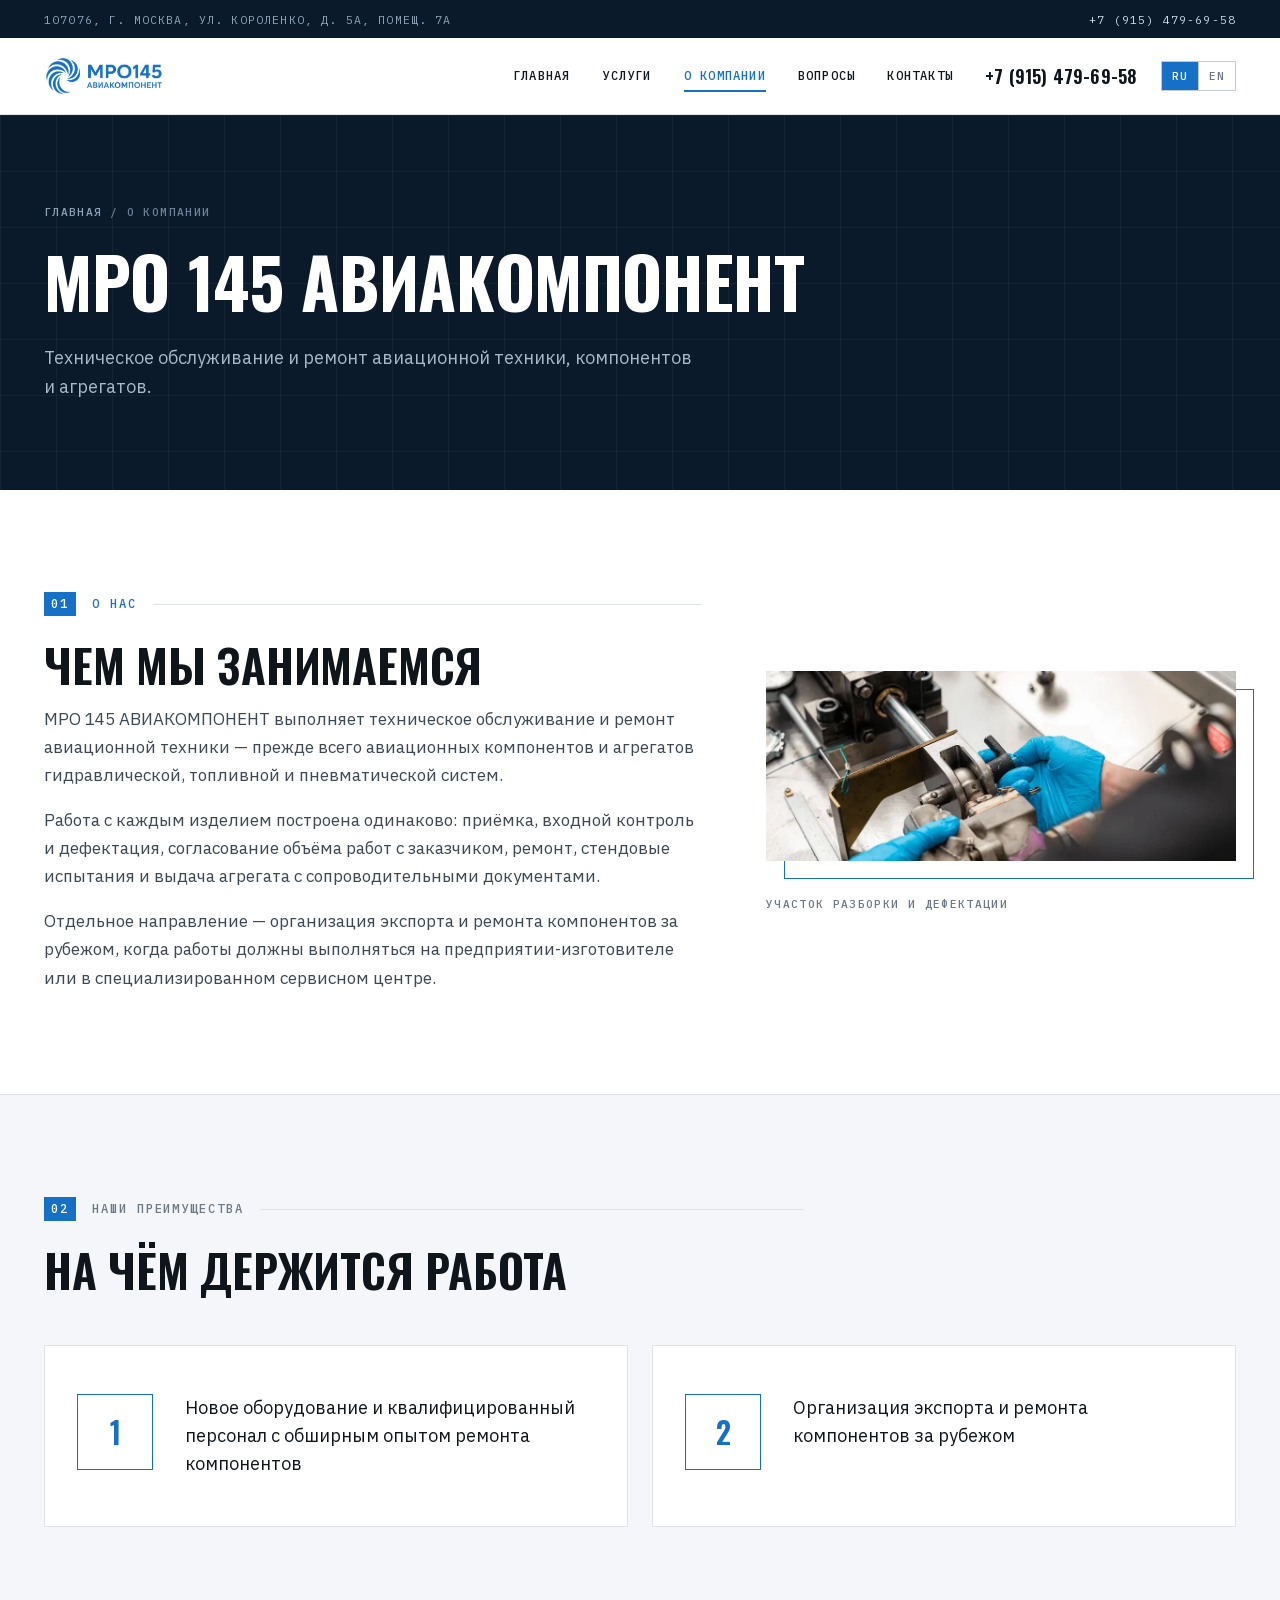
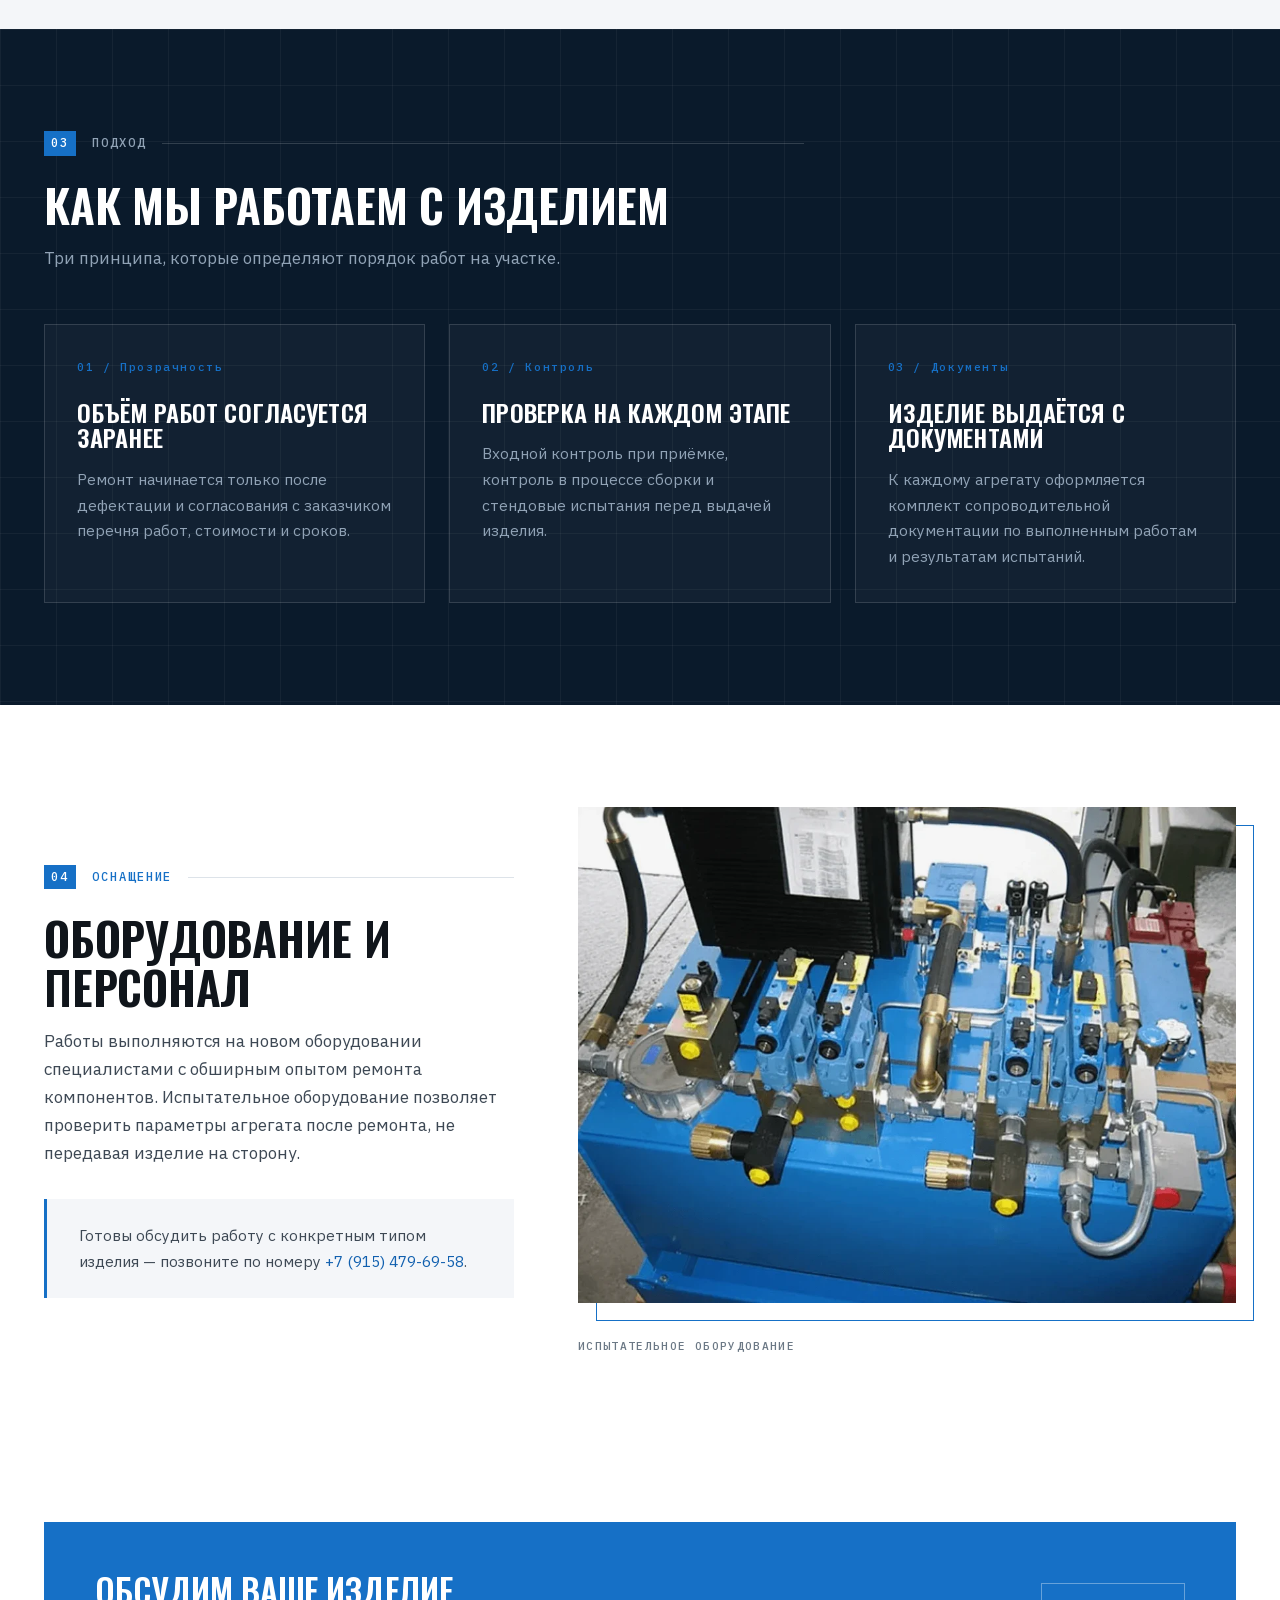
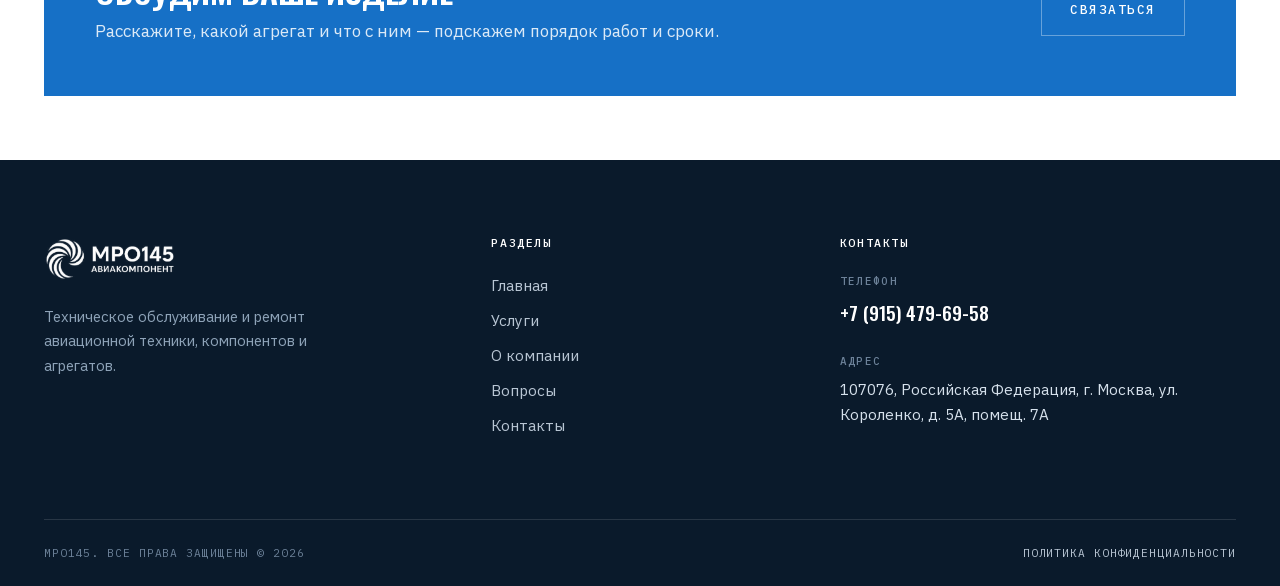
<file: about.html>
<!DOCTYPE html>
<html lang="ru">
<head>
<meta charset="utf-8">
<meta name="viewport" content="width=device-width, initial-scale=1">
<title>О компании — МРО 145 АВИАКОМПОНЕНТ</title>
<meta name="description" content="МРО 145 АВИАКОМПОНЕНТ — техническое обслуживание и ремонт авиационной техники. Новое оборудование и квалифицированный персонал с обширным опытом ремонта компонентов, организация экспорта и ремонта компонентов за рубежом.">
<link rel="canonical" href="https://mro145.ru/about.html">
<link rel="alternate" hreflang="ru" href="https://mro145.ru/about.html">
<link rel="alternate" hreflang="en" href="https://mro145.ru/en/about.html">

<meta property="og:type" content="website">
<meta property="og:locale" content="ru_RU">
<meta property="og:site_name" content="МРО 145 АВИАКОМПОНЕНТ">
<meta property="og:title" content="О компании — МРО 145 АВИАКОМПОНЕНТ">
<meta property="og:description" content="Техническое обслуживание и ремонт авиационной техники, компонентов и агрегатов.">
<meta property="og:image" content="assets/img/og-image.jpg">
<meta name="theme-color" content="#0a1a2b">

<link rel="icon" href="assets/img/favicon-64.png" sizes="64x64" type="image/png">
<link rel="apple-touch-icon" href="assets/img/favicon-180.png">
<link rel="preload" href="assets/fonts/oswald-var-cyrillic.woff2" as="font" type="font/woff2" crossorigin>
<link rel="preload" href="assets/fonts/ibm-plex-sans-var-cyrillic.woff2" as="font" type="font/woff2" crossorigin>
<link rel="stylesheet" href="assets/css/fonts.css">
<link rel="stylesheet" href="assets/css/style.css">
</head>
<body>
<a class="skip-link" href="#main">Перейти к содержанию</a>

<div class="topbar">
  <div class="shell topbar__row">
    <span>107076, г. Москва, ул. Короленко, д. 5А, помещ. 7А</span>
    <a href="tel:+79154796958">+7 (915) 479-69-58</a>
  </div>
</div>

<header class="site-header">
  <div class="shell site-header__row">
    <a class="brand" href="index.html" aria-label="МРО 145 АВИАКОМПОНЕНТ — на главную">
      <img src="assets/img/logo-wide.png" width="834" height="279" alt="МРО 145 АВИАКОМПОНЕНТ">
    </a>

    <nav class="nav" id="site-nav" aria-label="Основное меню">
      <ul class="nav__list">
        <li><a class="nav__link" href="index.html">Главная</a></li>
        <li><a class="nav__link" href="services.html">Услуги</a></li>
        <li><a class="nav__link" href="about.html" aria-current="page">О компании</a></li>
        <li><a class="nav__link" href="faq.html">Вопросы</a></li>
        <li><a class="nav__link" href="contacts.html">Контакты</a></li>
      </ul>
      <a class="nav__phone" href="tel:+79154796958">+7 (915) 479-69-58</a>
    </nav>

    <div class="header-tools">
      <a class="header-phone" href="tel:+79154796958">+7 (915) 479-69-58</a>
      <div class="lang">
        <a href="about.html" aria-current="true">RU</a>
        <a href="en/about.html" hreflang="en">EN</a>
      </div>
    </div>

    <button class="burger" type="button" aria-expanded="false" aria-controls="site-nav" aria-label="Открыть меню">
      <span class="burger__box" aria-hidden="true"><span></span><span></span><span></span></span>
    </button>
  </div>
</header>

<main id="main">

  <section class="page-head">
    <div class="gridlines" aria-hidden="true"></div>
    <div class="shell page-head__inner">
      <nav class="crumbs" aria-label="Навигационная цепочка">
        <a href="index.html">Главная</a> <span aria-hidden="true">/</span> <span>О компании</span>
      </nav>
      <h1>МРО 145 Авиакомпонент</h1>
      <p>Техническое обслуживание и ремонт авиационной техники, компонентов и агрегатов.</p>
    </div>
  </section>

  <section class="section">
    <div class="shell">
      <div class="split split--wide-left">
        <div class="reveal">
          <p class="eyebrow"><span class="eyebrow__num">01</span> О нас</p>
          <h2>Чем мы занимаемся</h2>
          <p>
            МРО 145 АВИАКОМПОНЕНТ выполняет техническое обслуживание и ремонт
            авиационной техники — прежде всего авиационных компонентов и агрегатов
            гидравлической, топливной и пневматической систем.
          </p>
          <p>
            Работа с каждым изделием построена одинаково: приёмка, входной контроль
            и дефектация, согласование объёма работ с заказчиком, ремонт,
            стендовые испытания и выдача агрегата с сопроводительными документами.
          </p>
          <p>
            Отдельное направление — организация экспорта и ремонта компонентов
            за рубежом, когда работы должны выполняться на предприятии-изготовителе
            или в специализированном сервисном центре.
          </p>
        </div>

        <div class="split__media framed reveal" data-delay="1">
          <picture>
            <source srcset="assets/img/repair-bench.webp" type="image/webp">
            <img src="assets/img/repair-bench.jpg" width="1000" height="405" loading="lazy" decoding="async"
                 alt="Специалист разбирает авиационный агрегат на рабочем месте">
          </picture>
          <p class="caption">Участок разборки и дефектации</p>
        </div>
      </div>
    </div>
  </section>

  <!-- Преимущества (текст перенесён с mro145.ru без изменений) -->
  <section class="section section--paper section--line">
    <div class="shell">
      <div class="section__head reveal">
        <p class="eyebrow"><span class="eyebrow__num">02</span> Наши преимущества</p>
        <h2>На чём держится работа</h2>
      </div>

      <div class="grid grid--2">
        <div class="merit reveal">
          <span class="merit__badge" aria-hidden="true">1</span>
          <p>Новое оборудование и квалифицированный персонал с обширным опытом ремонта компонентов</p>
        </div>
        <div class="merit reveal" data-delay="1">
          <span class="merit__badge" aria-hidden="true">2</span>
          <p>Организация экспорта и ремонта компонентов за рубежом</p>
        </div>
      </div>
    </div>
  </section>

  <section class="section section--dark">
    <div class="gridlines" aria-hidden="true"></div>
    <div class="shell">
      <div class="section__head reveal">
        <p class="eyebrow eyebrow--light"><span class="eyebrow__num">03</span> Подход</p>
        <h2>Как мы работаем с изделием</h2>
        <p>Три принципа, которые определяют порядок работ на участке.</p>
      </div>

      <div class="grid grid--3">
        <div class="card card--dark reveal">
          <span class="card__num">01 / Прозрачность</span>
          <h3>Объём работ согласуется заранее</h3>
          <p>
            Ремонт начинается только после дефектации и согласования с заказчиком
            перечня работ, стоимости и сроков.
          </p>
        </div>
        <div class="card card--dark reveal" data-delay="1">
          <span class="card__num">02 / Контроль</span>
          <h3>Проверка на каждом этапе</h3>
          <p>
            Входной контроль при приёмке, контроль в процессе сборки
            и стендовые испытания перед выдачей изделия.
          </p>
        </div>
        <div class="card card--dark reveal" data-delay="2">
          <span class="card__num">03 / Документы</span>
          <h3>Изделие выдаётся с документами</h3>
          <p>
            К каждому агрегату оформляется комплект сопроводительной документации
            по выполненным работам и результатам испытаний.
          </p>
        </div>
      </div>
    </div>
  </section>

  <section class="section">
    <div class="shell">
      <div class="split split--wide-right">
        <div class="reveal">
          <p class="eyebrow"><span class="eyebrow__num">04</span> Оснащение</p>
          <h2>Оборудование и персонал</h2>
          <p>
            Работы выполняются на новом оборудовании специалистами с обширным опытом
            ремонта компонентов. Испытательное оборудование позволяет проверить
            параметры агрегата после ремонта, не передавая изделие на сторону.
          </p>
          <div class="note" style="margin-top: var(--s5)">
            Готовы обсудить работу с конкретным типом изделия — позвоните
            по номеру <a href="tel:+79154796958">+7 (915) 479-69-58</a>.
          </div>
        </div>

        <div class="split__media framed reveal" data-delay="1">
          <picture>
            <source srcset="assets/img/test-stand.webp" type="image/webp">
            <img src="assets/img/test-stand.jpg" width="1000" height="754" loading="lazy" decoding="async"
                 alt="Испытательный стенд с гидравлическими блоками управления">
          </picture>
          <p class="caption">Испытательное оборудование</p>
        </div>
      </div>
    </div>
  </section>

  <section class="section section--tight">
    <div class="shell">
      <div class="cta-band reveal">
        <div>
          <h2>Обсудим ваше изделие</h2>
          <p>Расскажите, какой агрегат и что с ним — подскажем порядок работ и сроки.</p>
        </div>
        <a class="btn btn--light" href="contacts.html">Связаться</a>
      </div>
    </div>
  </section>

</main>

<footer class="site-footer">
  <div class="shell">
    <div class="footer-top">
      <div class="footer-brand">
        <img src="assets/img/logo-wide-white.png" width="834" height="279" loading="lazy" alt="МРО 145 АВИАКОМПОНЕНТ">
        <p>Техническое обслуживание и ремонт авиационной техники, компонентов и агрегатов.</p>
      </div>

      <div class="footer-col">
        <h4>Разделы</h4>
        <ul>
          <li><a href="index.html">Главная</a></li>
          <li><a href="services.html">Услуги</a></li>
          <li><a href="about.html">О компании</a></li>
          <li><a href="faq.html">Вопросы</a></li>
          <li><a href="contacts.html">Контакты</a></li>
        </ul>
      </div>

      <div class="footer-col">
        <h4>Контакты</h4>
        <dl class="footer-contact">
          <dt>Телефон</dt>
          <dd><a href="tel:+79154796958">+7 (915) 479-69-58</a></dd>
          <dt>Адрес</dt>
          <dd>107076, Российская Федерация, г. Москва, ул. Короленко, д. 5А, помещ. 7А</dd>
        </dl>
      </div>
    </div>

    <div class="footer-bottom">
      <span>МРО145. Все права защищены © 2026</span>
      <span><a href="privacy.html">Политика конфиденциальности</a></span>
    </div>
  </div>
</footer>

<script src="assets/js/main.js" defer></script>
</body>
</html>
</file>
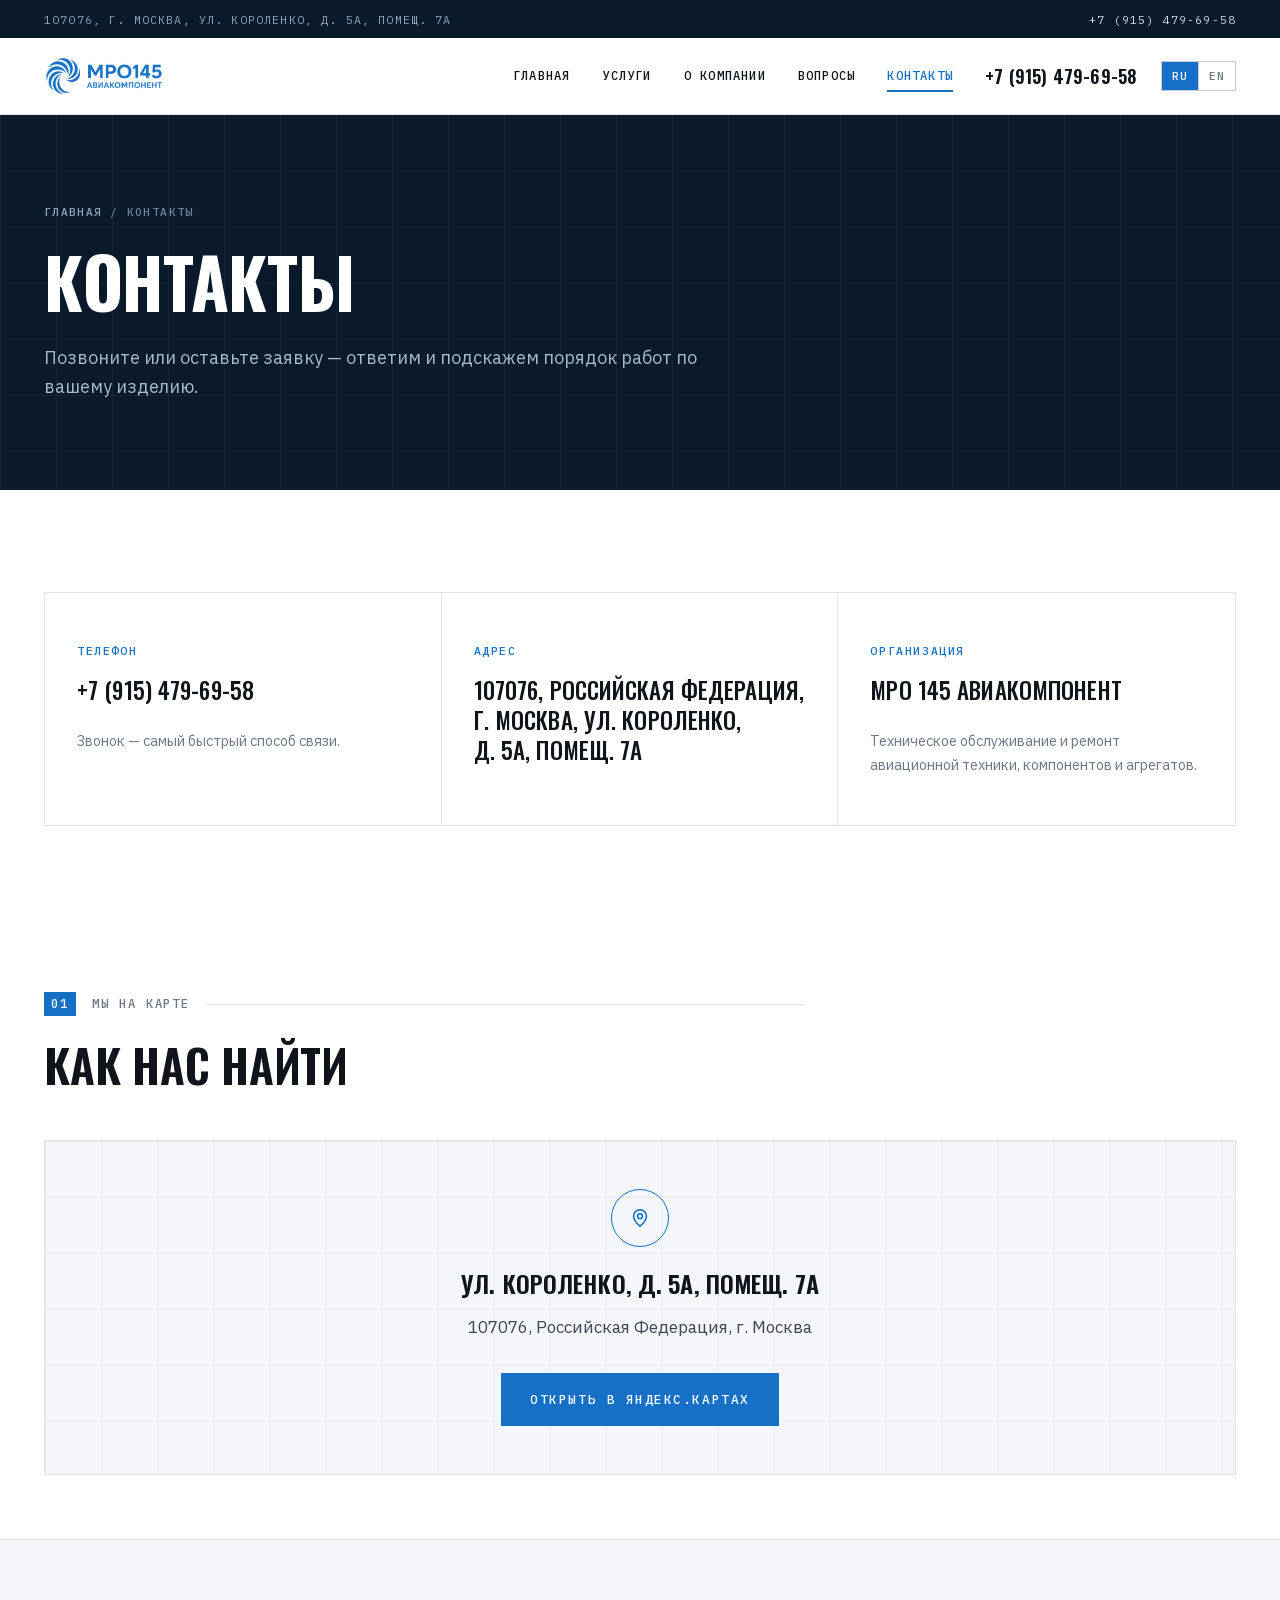
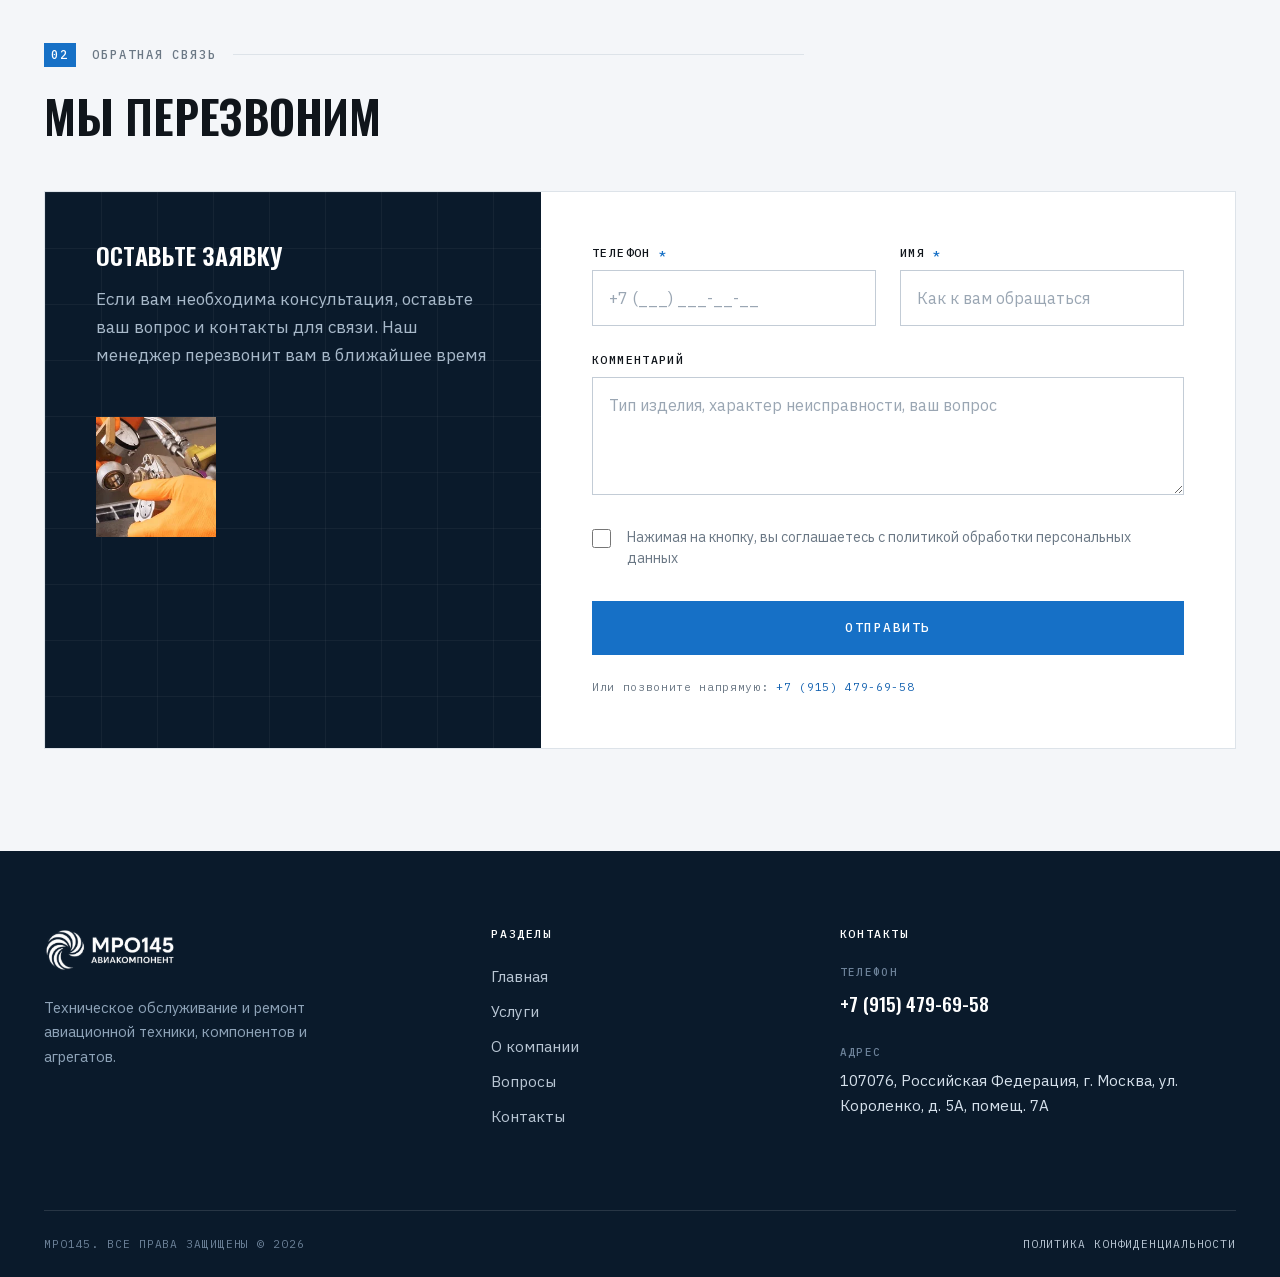
<file: contacts.html>
<!DOCTYPE html>
<html lang="ru">
<head>
<meta charset="utf-8">
<meta name="viewport" content="width=device-width, initial-scale=1">
<title>Контакты — МРО 145 АВИАКОМПОНЕНТ</title>
<meta name="description" content="Контакты МРО 145 АВИАКОМПОНЕНТ: 107076, Российская Федерация, г. Москва, ул. Короленко, д. 5А, помещ. 7А. Телефон +7 (915) 479-69-58.">
<link rel="canonical" href="https://mro145.ru/contacts.html">
<link rel="alternate" hreflang="ru" href="https://mro145.ru/contacts.html">
<link rel="alternate" hreflang="en" href="https://mro145.ru/en/contacts.html">

<meta property="og:type" content="website">
<meta property="og:locale" content="ru_RU">
<meta property="og:site_name" content="МРО 145 АВИАКОМПОНЕНТ">
<meta property="og:title" content="Контакты — МРО 145 АВИАКОМПОНЕНТ">
<meta property="og:description" content="г. Москва, ул. Короленко, д. 5А, помещ. 7А. Телефон +7 (915) 479-69-58.">
<meta property="og:image" content="assets/img/og-image.jpg">
<meta name="theme-color" content="#0a1a2b">

<link rel="icon" href="assets/img/favicon-64.png" sizes="64x64" type="image/png">
<link rel="apple-touch-icon" href="assets/img/favicon-180.png">
<link rel="preload" href="assets/fonts/oswald-var-cyrillic.woff2" as="font" type="font/woff2" crossorigin>
<link rel="preload" href="assets/fonts/ibm-plex-sans-var-cyrillic.woff2" as="font" type="font/woff2" crossorigin>
<link rel="stylesheet" href="assets/css/fonts.css">
<link rel="stylesheet" href="assets/css/style.css">

<script type="application/ld+json">
{
  "@context": "https://schema.org",
  "@type": "LocalBusiness",
  "name": "МРО 145 АВИАКОМПОНЕНТ",
  "url": "https://mro145.ru/",
  "telephone": "+7-915-479-69-58",
  "address": {
    "@type": "PostalAddress",
    "postalCode": "107076",
    "addressCountry": "RU",
    "addressLocality": "Москва",
    "streetAddress": "ул. Короленко, д. 5А, помещ. 7А"
  }
}
</script>
</head>
<body>
<a class="skip-link" href="#main">Перейти к содержанию</a>

<div class="topbar">
  <div class="shell topbar__row">
    <span>107076, г. Москва, ул. Короленко, д. 5А, помещ. 7А</span>
    <a href="tel:+79154796958">+7 (915) 479-69-58</a>
  </div>
</div>

<header class="site-header">
  <div class="shell site-header__row">
    <a class="brand" href="index.html" aria-label="МРО 145 АВИАКОМПОНЕНТ — на главную">
      <img src="assets/img/logo-wide.png" width="834" height="279" alt="МРО 145 АВИАКОМПОНЕНТ">
    </a>

    <nav class="nav" id="site-nav" aria-label="Основное меню">
      <ul class="nav__list">
        <li><a class="nav__link" href="index.html">Главная</a></li>
        <li><a class="nav__link" href="services.html">Услуги</a></li>
        <li><a class="nav__link" href="about.html">О компании</a></li>
        <li><a class="nav__link" href="faq.html">Вопросы</a></li>
        <li><a class="nav__link" href="contacts.html" aria-current="page">Контакты</a></li>
      </ul>
      <a class="nav__phone" href="tel:+79154796958">+7 (915) 479-69-58</a>
    </nav>

    <div class="header-tools">
      <a class="header-phone" href="tel:+79154796958">+7 (915) 479-69-58</a>
      <div class="lang">
        <a href="contacts.html" aria-current="true">RU</a>
        <a href="en/contacts.html" hreflang="en">EN</a>
      </div>
    </div>

    <button class="burger" type="button" aria-expanded="false" aria-controls="site-nav" aria-label="Открыть меню">
      <span class="burger__box" aria-hidden="true"><span></span><span></span><span></span></span>
    </button>
  </div>
</header>

<main id="main">

  <section class="page-head">
    <div class="gridlines" aria-hidden="true"></div>
    <div class="shell page-head__inner">
      <nav class="crumbs" aria-label="Навигационная цепочка">
        <a href="index.html">Главная</a> <span aria-hidden="true">/</span> <span>Контакты</span>
      </nav>
      <h1>Контакты</h1>
      <p>Позвоните или оставьте заявку — ответим и подскажем порядок работ по вашему изделию.</p>
    </div>
  </section>

  <section class="section">
    <div class="shell">
      <div class="contact-grid reveal">
        <div class="contact-cell">
          <span class="contact-cell__key">Телефон</span>
          <p class="contact-cell__val"><a href="tel:+79154796958">+7 (915) 479-69-58</a></p>
          <p class="contact-cell__note">Звонок — самый быстрый способ связи.</p>
        </div>
        <div class="contact-cell">
          <span class="contact-cell__key">Адрес</span>
          <p class="contact-cell__val">
            107076, Российская Федерация,<br>
            г. Москва, ул. Короленко,<br>
            д. 5А, помещ. 7А
          </p>
        </div>
        <div class="contact-cell">
          <span class="contact-cell__key">Организация</span>
          <p class="contact-cell__val">МРО 145 Авиакомпонент</p>
          <p class="contact-cell__note">
            Техническое обслуживание и ремонт авиационной техники, компонентов и агрегатов.
          </p>
        </div>
      </div>
    </div>
  </section>

  <section class="section section--tight">
    <div class="shell">
      <div class="section__head reveal">
        <p class="eyebrow"><span class="eyebrow__num">01</span> Мы на карте</p>
        <h2>Как нас найти</h2>
      </div>

      <div class="map-card reveal">
        <div class="gridlines gridlines--ink" aria-hidden="true"></div>
        <div class="map-card__inner">
          <div class="map-card__pin" aria-hidden="true">
            <svg width="22" height="22" viewBox="0 0 24 24" fill="none" stroke="currentColor" stroke-width="1.7">
              <path d="M12 21s7-6.2 7-11a7 7 0 1 0-14 0c0 4.8 7 11 7 11Z"/>
              <circle cx="12" cy="10" r="2.6"/>
            </svg>
          </div>
          <h3>ул. Короленко, д. 5А, помещ. 7А</h3>
          <p>107076, Российская Федерация, г. Москва</p>
          <div class="btn-row" style="justify-content:center;margin-top:var(--s5)">
            <a class="btn btn--primary" target="_blank" rel="noopener"
               href="https://yandex.ru/maps/?text=%D0%9C%D0%BE%D1%81%D0%BA%D0%B2%D0%B0%2C%20%D1%83%D0%BB%D0%B8%D1%86%D0%B0%20%D0%9A%D0%BE%D1%80%D0%BE%D0%BB%D0%B5%D0%BD%D0%BA%D0%BE%2C%205%D0%90">
              Открыть в Яндекс.Картах
            </a>
          </div>
        </div>
      </div>
    </div>
  </section>

  <!-- Форма обратного звонка (текст перенесён с mro145.ru без изменений) -->
  <section class="section section--paper section--line" id="callback">
    <div class="shell">
      <div class="section__head reveal">
        <p class="eyebrow"><span class="eyebrow__num">02</span> Обратная связь</p>
        <h2>Мы перезвоним</h2>
      </div>

      <div class="form-block reveal">
        <div class="form-block__aside">
          <div class="gridlines" aria-hidden="true"></div>
          <div>
            <h3>Оставьте заявку</h3>
            <p>
              Если вам необходима консультация, оставьте ваш вопрос и контакты для связи.
              Наш менеджер перезвонит вам в ближайшее время
            </p>
            <picture>
              <source srcset="assets/img/detail-macro.webp" type="image/webp">
              <img class="form-block__photo" src="assets/img/detail-macro.jpg" width="216" height="216"
                   loading="lazy" decoding="async"
                   alt="Работа с авиационным агрегатом на стенде">
            </picture>
          </div>
        </div>

        <div class="form-block__form">
          <form data-callback-form novalidate>
            <div class="hp" aria-hidden="true">
              <label for="cb-website">Не заполняйте это поле</label>
              <input id="cb-website" name="website" type="text" tabindex="-1" autocomplete="off">
            </div>

            <div class="field-row">
              <div class="field">
                <label for="cb-phone">Телефон <span class="req">*</span></label>
                <input id="cb-phone" name="phone" type="tel" inputmode="tel" required
                       data-mask="phone" placeholder="+7 (___) ___-__-__" autocomplete="tel">
                <span class="field__err"></span>
              </div>
              <div class="field">
                <label for="cb-name">Имя <span class="req">*</span></label>
                <input id="cb-name" name="name" type="text" required placeholder="Как к вам обращаться"
                       autocomplete="name">
                <span class="field__err"></span>
              </div>
            </div>

            <div class="field">
              <label for="cb-comment">Комментарий</label>
              <textarea id="cb-comment" name="comment"
                        placeholder="Тип изделия, характер неисправности, ваш вопрос"></textarea>
              <span class="field__err"></span>
            </div>

            <label class="consent" for="cb-consent">
              <input id="cb-consent" name="consent" type="checkbox" required>
              <span>Нажимая на кнопку, вы соглашаетесь с политикой обработки персональных данных</span>
            </label>

            <button class="btn btn--primary btn--block" type="submit">Отправить</button>

            <p class="form-status" role="status" aria-live="polite"></p>

            <p class="form-note">
              Или позвоните напрямую: <a href="tel:+79154796958">+7 (915) 479-69-58</a>
            </p>
          </form>
        </div>
      </div>
    </div>
  </section>

</main>

<footer class="site-footer">
  <div class="shell">
    <div class="footer-top">
      <div class="footer-brand">
        <img src="assets/img/logo-wide-white.png" width="834" height="279" loading="lazy" alt="МРО 145 АВИАКОМПОНЕНТ">
        <p>Техническое обслуживание и ремонт авиационной техники, компонентов и агрегатов.</p>
      </div>

      <div class="footer-col">
        <h4>Разделы</h4>
        <ul>
          <li><a href="index.html">Главная</a></li>
          <li><a href="services.html">Услуги</a></li>
          <li><a href="about.html">О компании</a></li>
          <li><a href="faq.html">Вопросы</a></li>
          <li><a href="contacts.html">Контакты</a></li>
        </ul>
      </div>

      <div class="footer-col">
        <h4>Контакты</h4>
        <dl class="footer-contact">
          <dt>Телефон</dt>
          <dd><a href="tel:+79154796958">+7 (915) 479-69-58</a></dd>
          <dt>Адрес</dt>
          <dd>107076, Российская Федерация, г. Москва, ул. Короленко, д. 5А, помещ. 7А</dd>
        </dl>
      </div>
    </div>

    <div class="footer-bottom">
      <span>МРО145. Все права защищены © 2026</span>
      <span><a href="privacy.html">Политика конфиденциальности</a></span>
    </div>
  </div>
</footer>

<script src="assets/js/main.js" defer></script>
</body>
</html>
</file>
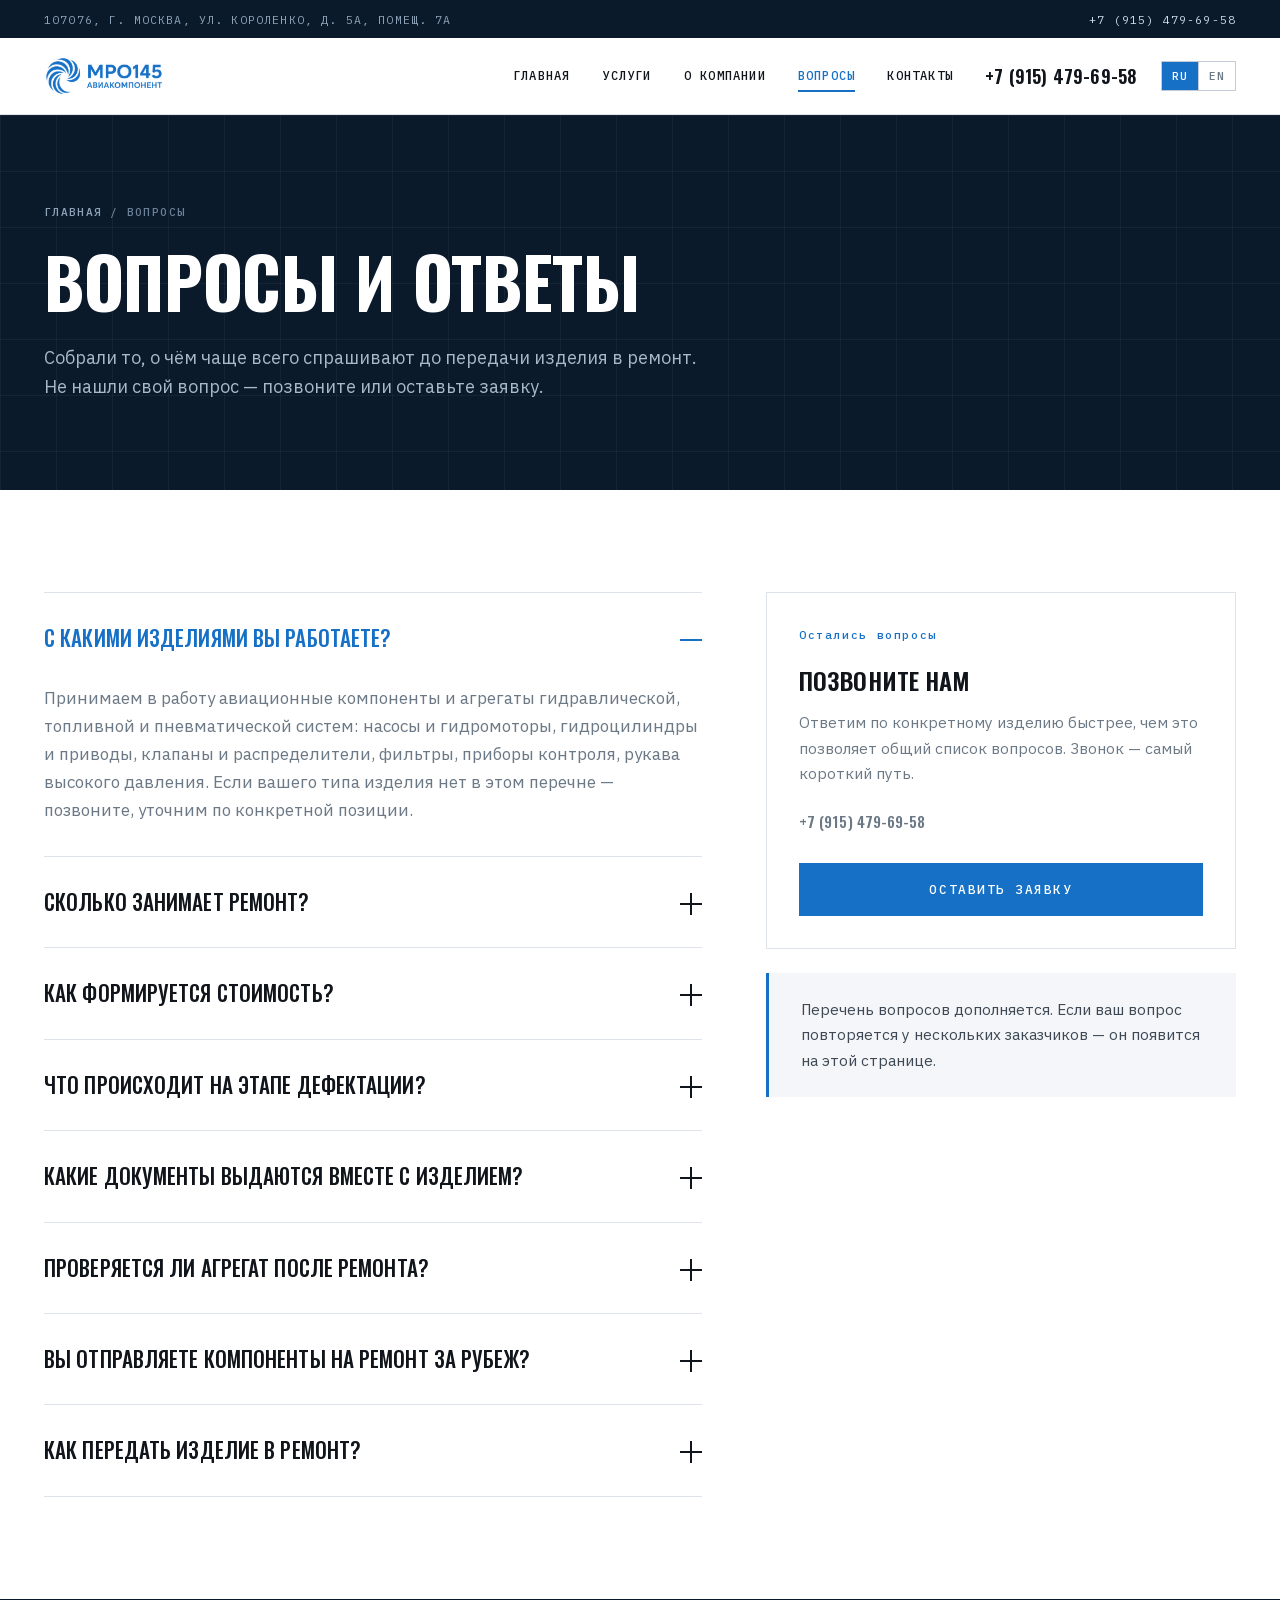
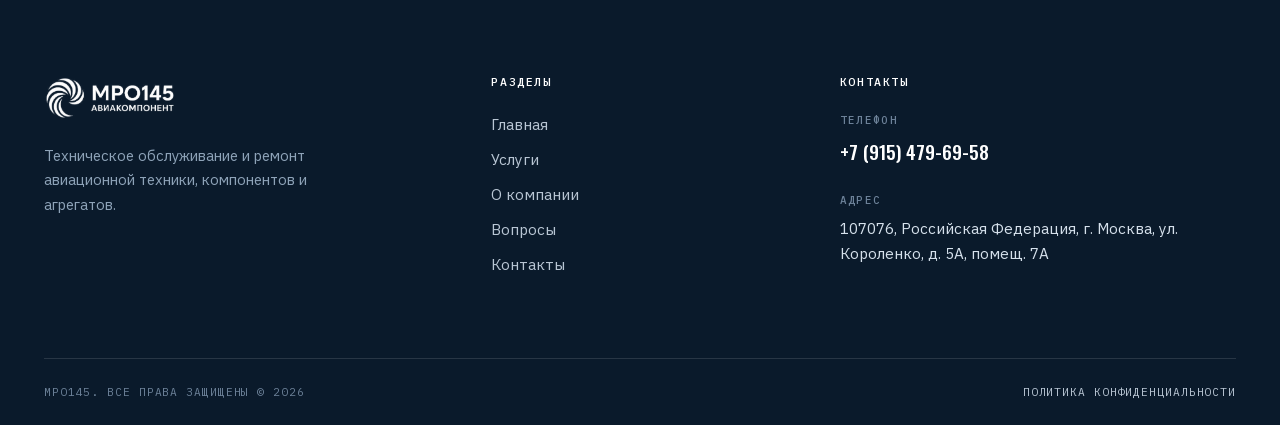
<file: faq.html>
<!DOCTYPE html>
<html lang="ru">
<head>
<meta charset="utf-8">
<meta name="viewport" content="width=device-width, initial-scale=1">
<title>Вопросы и ответы — МРО 145 АВИАКОМПОНЕНТ</title>
<meta name="description" content="Частые вопросы о ремонте авиационных компонентов: сроки, дефектация, документы, гарантия, передача изделия в ремонт, работа с зарубежными сервисными центрами.">
<link rel="canonical" href="https://mro145.ru/faq.html">
<link rel="alternate" hreflang="ru" href="https://mro145.ru/faq.html">
<link rel="alternate" hreflang="en" href="https://mro145.ru/en/faq.html">

<meta property="og:type" content="website">
<meta property="og:locale" content="ru_RU">
<meta property="og:site_name" content="МРО 145 АВИАКОМПОНЕНТ">
<meta property="og:title" content="Вопросы и ответы — МРО 145 АВИАКОМПОНЕНТ">
<meta property="og:description" content="Сроки, дефектация, документы, гарантия и порядок передачи изделия в ремонт.">
<meta property="og:image" content="assets/img/og-image.jpg">
<meta name="theme-color" content="#0a1a2b">

<link rel="icon" href="assets/img/favicon-64.png" sizes="64x64" type="image/png">
<link rel="apple-touch-icon" href="assets/img/favicon-180.png">
<link rel="preload" href="assets/fonts/oswald-var-cyrillic.woff2" as="font" type="font/woff2" crossorigin>
<link rel="preload" href="assets/fonts/ibm-plex-sans-var-cyrillic.woff2" as="font" type="font/woff2" crossorigin>
<link rel="stylesheet" href="assets/css/fonts.css">
<link rel="stylesheet" href="assets/css/style.css">
</head>
<body>
<a class="skip-link" href="#main">Перейти к содержанию</a>

<div class="topbar">
  <div class="shell topbar__row">
    <span>107076, г. Москва, ул. Короленко, д. 5А, помещ. 7А</span>
    <a href="tel:+79154796958">+7 (915) 479-69-58</a>
  </div>
</div>

<header class="site-header">
  <div class="shell site-header__row">
    <a class="brand" href="index.html" aria-label="МРО 145 АВИАКОМПОНЕНТ — на главную">
      <img src="assets/img/logo-wide.png" width="834" height="279" alt="МРО 145 АВИАКОМПОНЕНТ">
    </a>

    <nav class="nav" id="site-nav" aria-label="Основное меню">
      <ul class="nav__list">
        <li><a class="nav__link" href="index.html">Главная</a></li>
        <li><a class="nav__link" href="services.html">Услуги</a></li>
        <li><a class="nav__link" href="about.html">О компании</a></li>
        <li><a class="nav__link" href="faq.html" aria-current="page">Вопросы</a></li>
        <li><a class="nav__link" href="contacts.html">Контакты</a></li>
      </ul>
      <a class="nav__phone" href="tel:+79154796958">+7 (915) 479-69-58</a>
    </nav>

    <div class="header-tools">
      <a class="header-phone" href="tel:+79154796958">+7 (915) 479-69-58</a>
      <div class="lang">
        <a href="faq.html" aria-current="true">RU</a>
        <a href="en/faq.html" hreflang="en">EN</a>
      </div>
    </div>

    <button class="burger" type="button" aria-expanded="false" aria-controls="site-nav" aria-label="Открыть меню">
      <span class="burger__box" aria-hidden="true"><span></span><span></span><span></span></span>
    </button>
  </div>
</header>

<main id="main">

  <section class="page-head">
    <div class="gridlines" aria-hidden="true"></div>
    <div class="shell page-head__inner">
      <nav class="crumbs" aria-label="Навигационная цепочка">
        <a href="index.html">Главная</a> <span aria-hidden="true">/</span> <span>Вопросы</span>
      </nav>
      <h1>Вопросы и ответы</h1>
      <p>
        Собрали то, о чём чаще всего спрашивают до передачи изделия в ремонт.
        Не нашли свой вопрос — позвоните или оставьте заявку.
      </p>
    </div>
  </section>

  <section class="section">
    <div class="shell">
      <div class="split split--wide-left" style="align-items: start">

        <div class="accordion reveal">
          <div class="acc">
            <h2 style="margin:0">
              <button class="acc__btn" type="button" aria-expanded="true" aria-controls="q1" id="q1-btn">
                <span>С какими изделиями вы работаете?</span>
                <span class="acc__sign" aria-hidden="true"></span>
              </button>
            </h2>
            <div class="acc__panel" id="q1" role="region" aria-labelledby="q1-btn">
              <div><div class="acc__body">
                Принимаем в работу авиационные компоненты и агрегаты гидравлической,
                топливной и пневматической систем: насосы и гидромоторы, гидроцилиндры
                и приводы, клапаны и распределители, фильтры, приборы контроля,
                рукава высокого давления. Если вашего типа изделия нет в этом перечне —
                позвоните, уточним по конкретной позиции.
              </div></div>
            </div>
          </div>

          <div class="acc">
            <h2 style="margin:0">
              <button class="acc__btn" type="button" aria-expanded="false" aria-controls="q2" id="q2-btn">
                <span>Сколько занимает ремонт?</span>
                <span class="acc__sign" aria-hidden="true"></span>
              </button>
            </h2>
            <div class="acc__panel" id="q2" role="region" aria-labelledby="q2-btn">
              <div><div class="acc__body">
                Срок зависит от типа изделия, его состояния и наличия необходимых элементов.
                Точные сроки называем после входного контроля и дефектации — до разборки
                оценить объём работ достоверно нельзя. Согласованные сроки фиксируются
                вместе с объёмом работ и стоимостью.
              </div></div>
            </div>
          </div>

          <div class="acc">
            <h2 style="margin:0">
              <button class="acc__btn" type="button" aria-expanded="false" aria-controls="q3" id="q3-btn">
                <span>Как формируется стоимость?</span>
                <span class="acc__sign" aria-hidden="true"></span>
              </button>
            </h2>
            <div class="acc__panel" id="q3" role="region" aria-labelledby="q3-btn">
              <div><div class="acc__body">
                Стоимость складывается из объёма восстановительных работ и стоимости
                заменяемых элементов. Она определяется по результатам дефектации
                и согласуется с заказчиком до начала ремонта. Без согласования
                работы не начинаем.
              </div></div>
            </div>
          </div>

          <div class="acc">
            <h2 style="margin:0">
              <button class="acc__btn" type="button" aria-expanded="false" aria-controls="q4" id="q4-btn">
                <span>Что происходит на этапе дефектации?</span>
                <span class="acc__sign" aria-hidden="true"></span>
              </button>
            </h2>
            <div class="acc__panel" id="q4" role="region" aria-labelledby="q4-btn">
              <div><div class="acc__body">
                Изделие проходит внешний осмотр и проверку комплектности, затем разбирается.
                Оценивается состояние узлов и определяется, что подлежит замене,
                а что — восстановлению. По итогам формируется перечень работ,
                который отправляется заказчику на согласование.
              </div></div>
            </div>
          </div>

          <div class="acc">
            <h2 style="margin:0">
              <button class="acc__btn" type="button" aria-expanded="false" aria-controls="q5" id="q5-btn">
                <span>Какие документы выдаются вместе с изделием?</span>
                <span class="acc__sign" aria-hidden="true"></span>
              </button>
            </h2>
            <div class="acc__panel" id="q5" role="region" aria-labelledby="q5-btn">
              <div><div class="acc__body">
                К агрегату оформляется комплект сопроводительной документации: перечень
                выполненных работ, сведения о замененных элементах и результаты стендовых
                испытаний. Состав комплекта уточняется при заключении договора —
                он зависит от типа изделия и требований заказчика.
              </div></div>
            </div>
          </div>

          <div class="acc">
            <h2 style="margin:0">
              <button class="acc__btn" type="button" aria-expanded="false" aria-controls="q6" id="q6-btn">
                <span>Проверяется ли агрегат после ремонта?</span>
                <span class="acc__sign" aria-hidden="true"></span>
              </button>
            </h2>
            <div class="acc__panel" id="q6" role="region" aria-labelledby="q6-btn">
              <div><div class="acc__body">
                Да. После сборки и регулировки агрегат проходит стендовые испытания:
                проверку герметичности, работу под рабочим давлением и контроль
                характеристик. Результаты фиксируются и передаются заказчику.
              </div></div>
            </div>
          </div>

          <div class="acc">
            <h2 style="margin:0">
              <button class="acc__btn" type="button" aria-expanded="false" aria-controls="q7" id="q7-btn">
                <span>Вы отправляете компоненты на ремонт за рубеж?</span>
                <span class="acc__sign" aria-hidden="true"></span>
              </button>
            </h2>
            <div class="acc__panel" id="q7" role="region" aria-labelledby="q7-btn">
              <div><div class="acc__body">
                Да, организация экспорта и ремонта компонентов за рубежом — отдельное
                направление нашей работы. Подбираем сервисный центр под конкретное изделие,
                готовим отправку и сопроводительные документы, контролируем сроки
                и возвращаем агрегат заказчику.
              </div></div>
            </div>
          </div>

          <div class="acc">
            <h2 style="margin:0">
              <button class="acc__btn" type="button" aria-expanded="false" aria-controls="q8" id="q8-btn">
                <span>Как передать изделие в ремонт?</span>
                <span class="acc__sign" aria-hidden="true"></span>
              </button>
            </h2>
            <div class="acc__panel" id="q8" role="region" aria-labelledby="q8-btn">
              <div><div class="acc__body">
                Позвоните по номеру <a href="tel:+79154796958">+7 (915) 479-69-58</a>
                или оставьте заявку на сайте. Уточним тип изделия и характер неисправности,
                согласуем порядок передачи агрегата, оформления документов и сроки приёмки.
              </div></div>
            </div>
          </div>
        </div>

        <aside class="reveal" data-delay="1">
          <div class="card">
            <span class="card__num">Остались вопросы</span>
            <h3>Позвоните нам</h3>
            <p>
              Ответим по конкретному изделию быстрее, чем это позволяет общий список
              вопросов. Звонок — самый короткий путь.
            </p>
            <p class="contact-cell__val" style="margin-top: var(--s4)">
              <a href="tel:+79154796958">+7 (915) 479-69-58</a>
            </p>
            <div class="btn-row" style="margin-top: var(--s5)">
              <a class="btn btn--primary btn--block" href="contacts.html">Оставить заявку</a>
            </div>
          </div>

          <div class="note" style="margin-top: var(--s4)">
            Перечень вопросов дополняется. Если ваш вопрос повторяется у нескольких
            заказчиков — он появится на этой странице.
          </div>
        </aside>

      </div>
    </div>
  </section>

</main>

<footer class="site-footer">
  <div class="shell">
    <div class="footer-top">
      <div class="footer-brand">
        <img src="assets/img/logo-wide-white.png" width="834" height="279" loading="lazy" alt="МРО 145 АВИАКОМПОНЕНТ">
        <p>Техническое обслуживание и ремонт авиационной техники, компонентов и агрегатов.</p>
      </div>

      <div class="footer-col">
        <h4>Разделы</h4>
        <ul>
          <li><a href="index.html">Главная</a></li>
          <li><a href="services.html">Услуги</a></li>
          <li><a href="about.html">О компании</a></li>
          <li><a href="faq.html">Вопросы</a></li>
          <li><a href="contacts.html">Контакты</a></li>
        </ul>
      </div>

      <div class="footer-col">
        <h4>Контакты</h4>
        <dl class="footer-contact">
          <dt>Телефон</dt>
          <dd><a href="tel:+79154796958">+7 (915) 479-69-58</a></dd>
          <dt>Адрес</dt>
          <dd>107076, Российская Федерация, г. Москва, ул. Короленко, д. 5А, помещ. 7А</dd>
        </dl>
      </div>
    </div>

    <div class="footer-bottom">
      <span>МРО145. Все права защищены © 2026</span>
      <span><a href="privacy.html">Политика конфиденциальности</a></span>
    </div>
  </div>
</footer>

<script src="assets/js/main.js" defer></script>
</body>
</html>
</file>
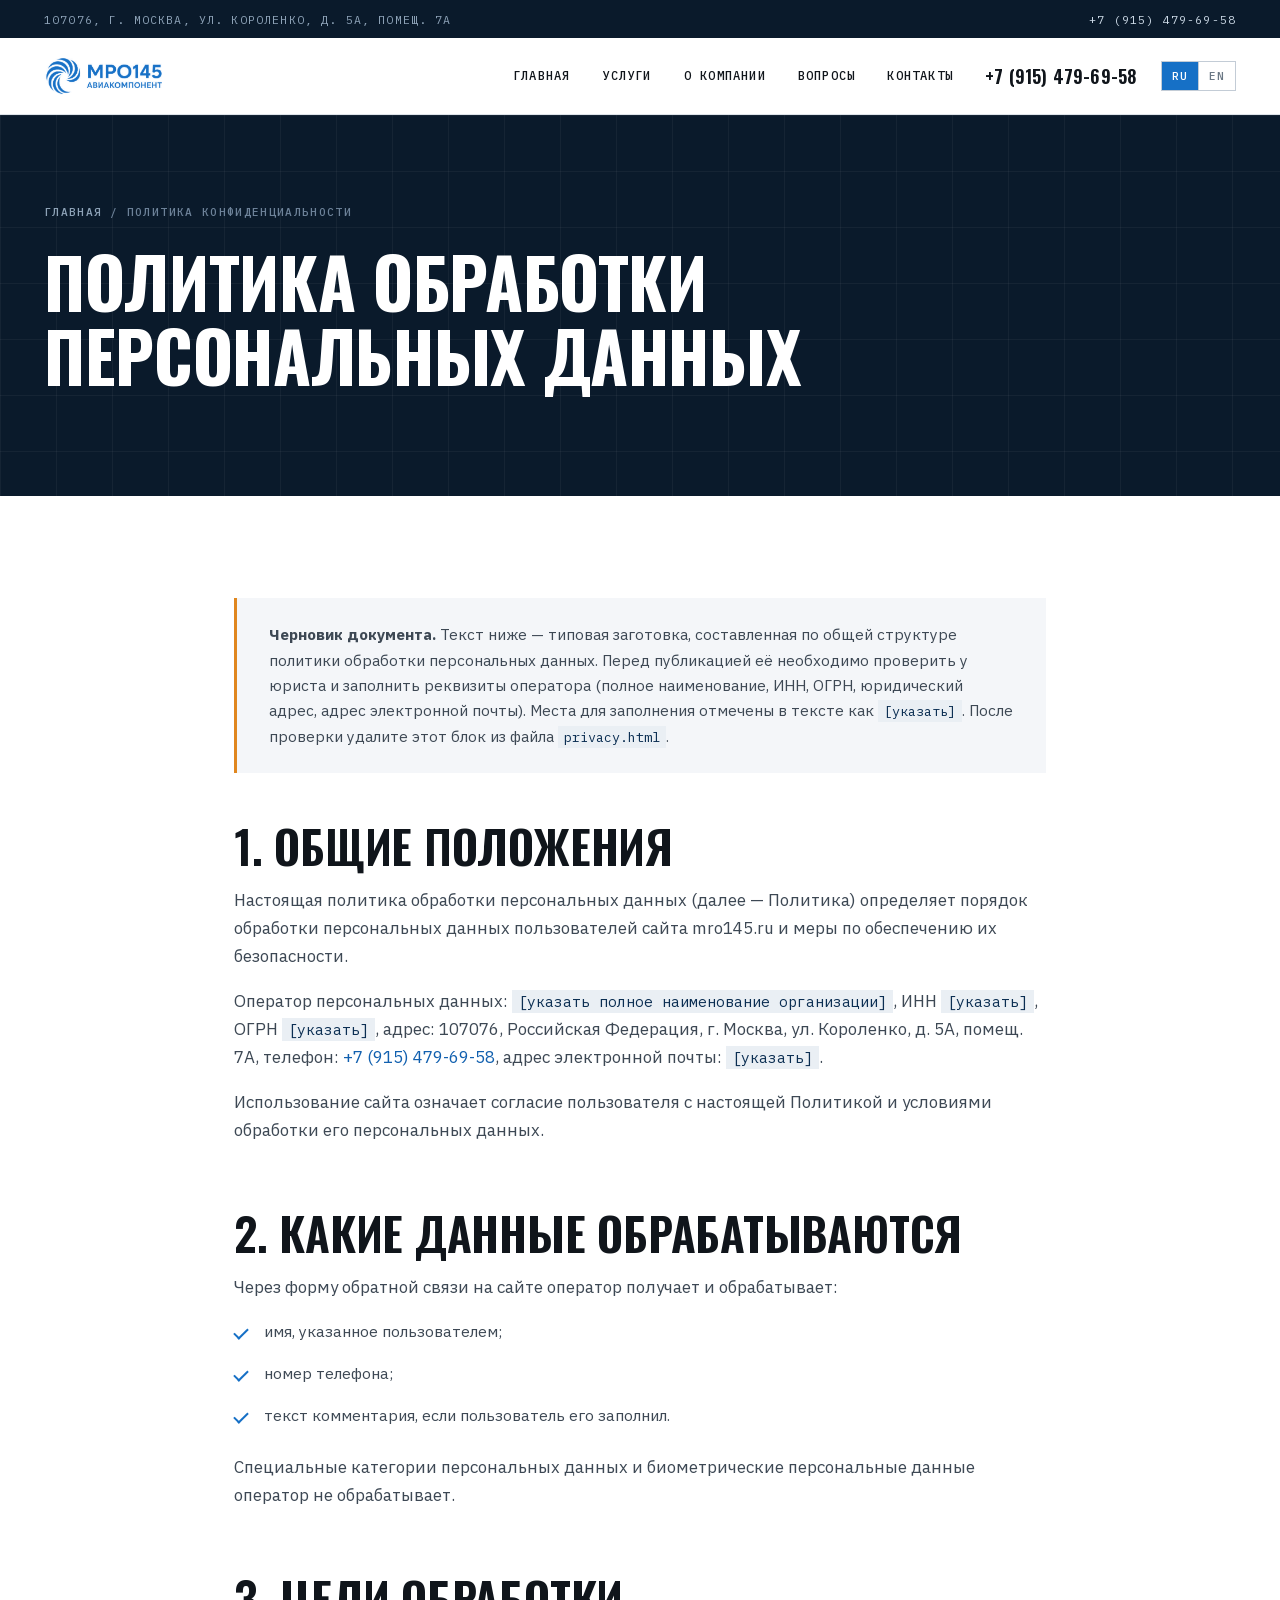
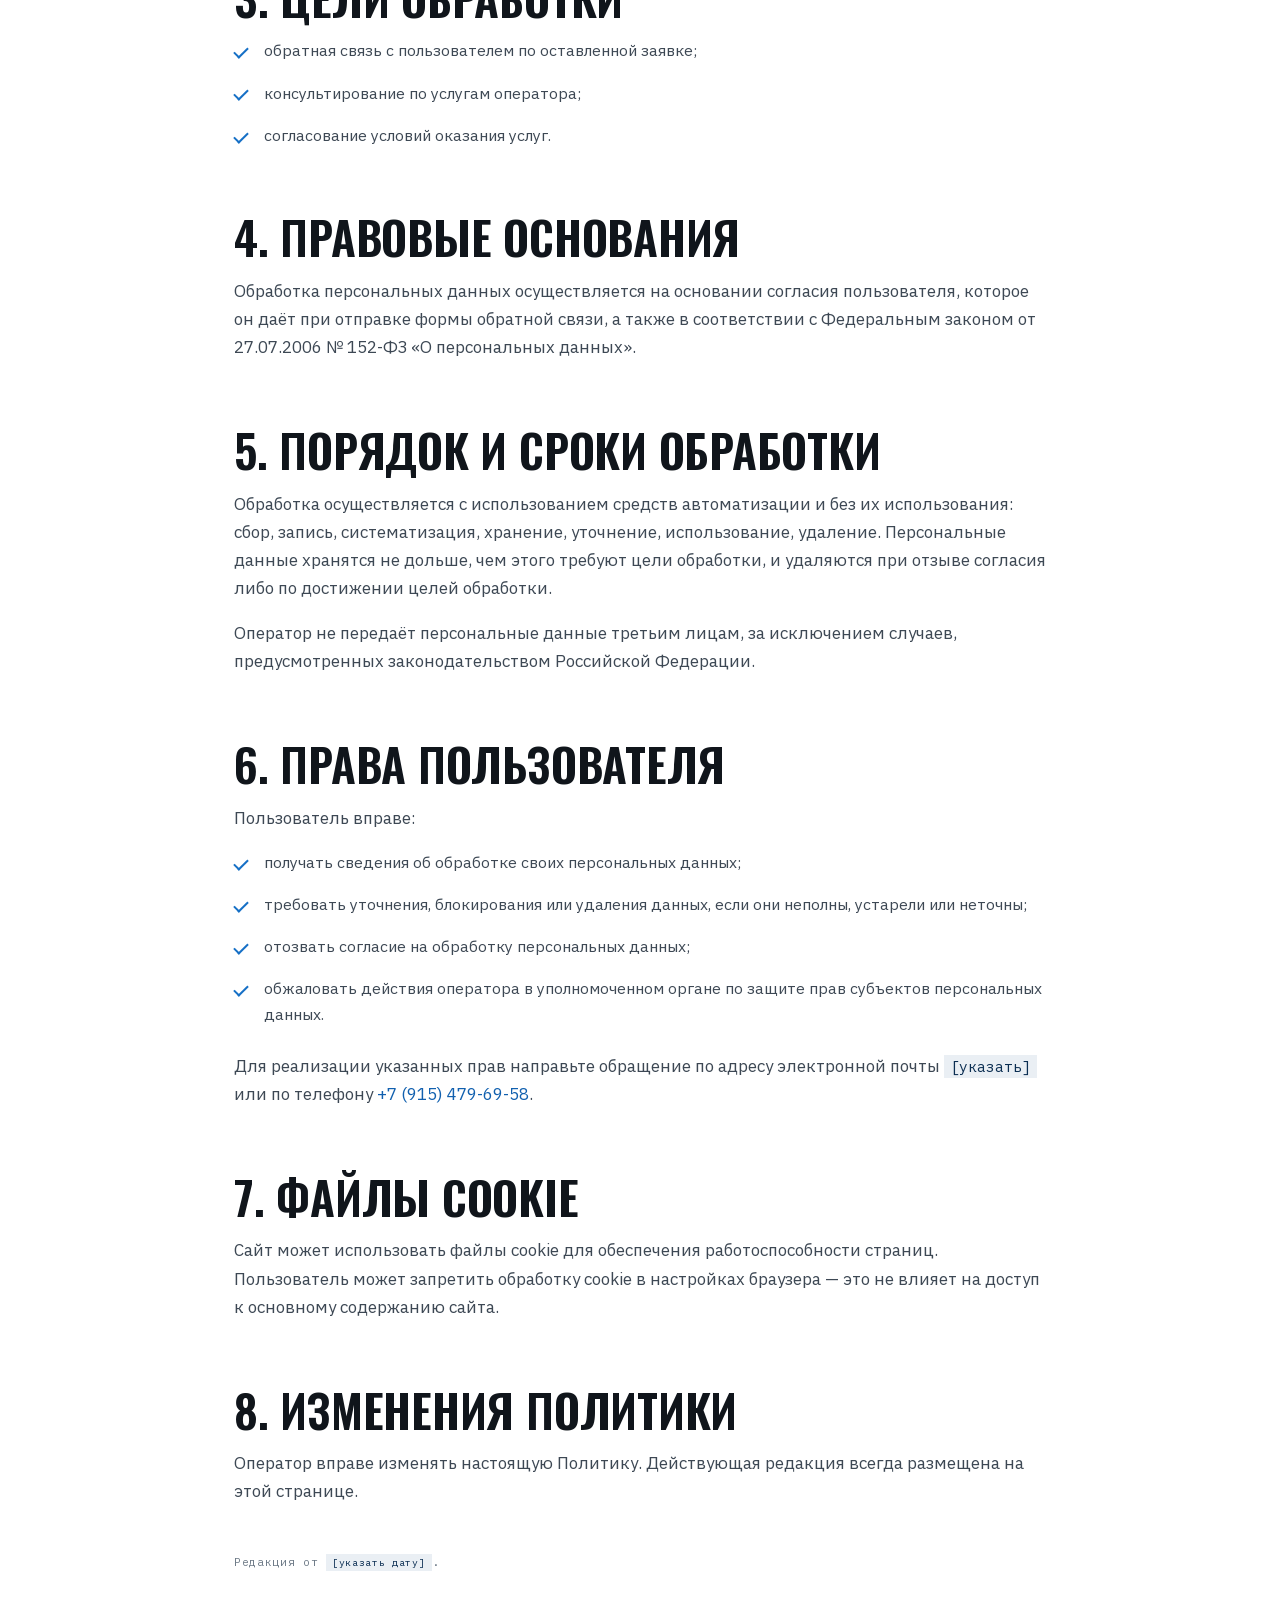
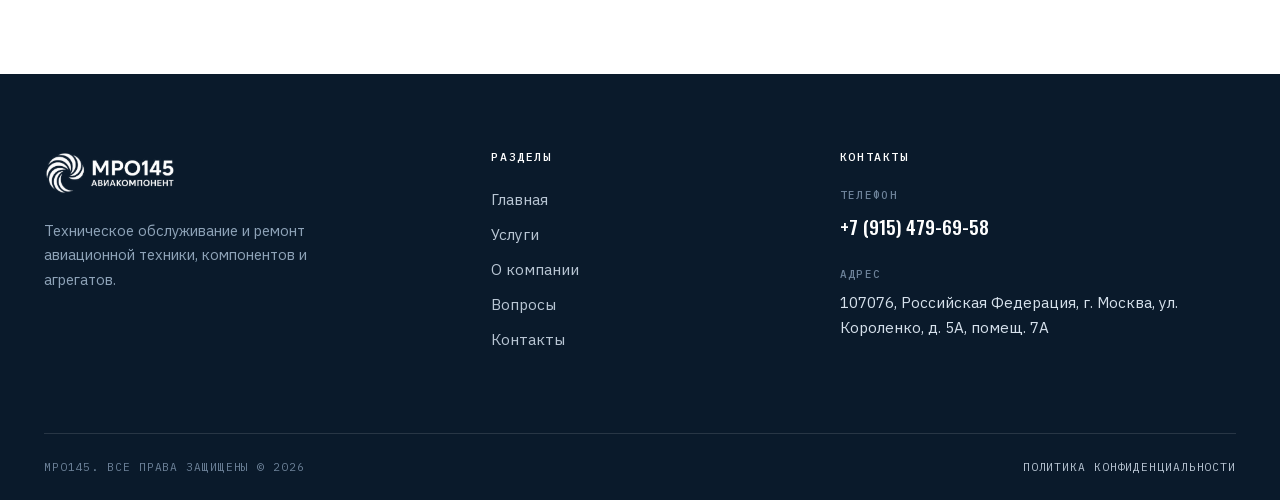
<file: privacy.html>
<!DOCTYPE html>
<html lang="ru">
<head>
<meta charset="utf-8">
<meta name="viewport" content="width=device-width, initial-scale=1">
<title>Политика обработки персональных данных — МРО 145 АВИАКОМПОНЕНТ</title>
<meta name="description" content="Политика в отношении обработки персональных данных на сайте МРО 145 АВИАКОМПОНЕНТ.">
<meta name="robots" content="noindex, follow">
<link rel="canonical" href="https://mro145.ru/privacy.html">
<link rel="alternate" hreflang="ru" href="https://mro145.ru/privacy.html">
<link rel="alternate" hreflang="en" href="https://mro145.ru/en/privacy.html">
<meta name="theme-color" content="#0a1a2b">

<link rel="icon" href="assets/img/favicon-64.png" sizes="64x64" type="image/png">
<link rel="apple-touch-icon" href="assets/img/favicon-180.png">
<link rel="stylesheet" href="assets/css/fonts.css">
<link rel="stylesheet" href="assets/css/style.css">
</head>
<body>
<a class="skip-link" href="#main">Перейти к содержанию</a>

<div class="topbar">
  <div class="shell topbar__row">
    <span>107076, г. Москва, ул. Короленко, д. 5А, помещ. 7А</span>
    <a href="tel:+79154796958">+7 (915) 479-69-58</a>
  </div>
</div>

<header class="site-header">
  <div class="shell site-header__row">
    <a class="brand" href="index.html" aria-label="МРО 145 АВИАКОМПОНЕНТ — на главную">
      <img src="assets/img/logo-wide.png" width="834" height="279" alt="МРО 145 АВИАКОМПОНЕНТ">
    </a>

    <nav class="nav" id="site-nav" aria-label="Основное меню">
      <ul class="nav__list">
        <li><a class="nav__link" href="index.html">Главная</a></li>
        <li><a class="nav__link" href="services.html">Услуги</a></li>
        <li><a class="nav__link" href="about.html">О компании</a></li>
        <li><a class="nav__link" href="faq.html">Вопросы</a></li>
        <li><a class="nav__link" href="contacts.html">Контакты</a></li>
      </ul>
      <a class="nav__phone" href="tel:+79154796958">+7 (915) 479-69-58</a>
    </nav>

    <div class="header-tools">
      <a class="header-phone" href="tel:+79154796958">+7 (915) 479-69-58</a>
      <div class="lang">
        <a href="privacy.html" aria-current="true">RU</a>
        <a href="en/privacy.html" hreflang="en">EN</a>
      </div>
    </div>

    <button class="burger" type="button" aria-expanded="false" aria-controls="site-nav" aria-label="Открыть меню">
      <span class="burger__box" aria-hidden="true"><span></span><span></span><span></span></span>
    </button>
  </div>
</header>

<main id="main">

  <section class="page-head">
    <div class="gridlines" aria-hidden="true"></div>
    <div class="shell page-head__inner">
      <nav class="crumbs" aria-label="Навигационная цепочка">
        <a href="index.html">Главная</a> <span aria-hidden="true">/</span> <span>Политика конфиденциальности</span>
      </nav>
      <h1>Политика обработки персональных данных</h1>
    </div>
  </section>

  <section class="section">
    <div class="shell" style="max-width: 860px">

      <!-- ⚠️ ЭТОТ БЛОК УДАЛИТЬ ПЕРЕД ПУБЛИКАЦИЕЙ САЙТА -->
      <div class="note" style="border-color: var(--accent); margin-bottom: var(--s6)">
        <strong>Черновик документа.</strong> Текст ниже — типовая заготовка, составленная
        по общей структуре политики обработки персональных данных. Перед публикацией
        её необходимо проверить у юриста и заполнить реквизиты оператора
        (полное наименование, ИНН, ОГРН, юридический адрес, адрес электронной почты).
        Места для заполнения отмечены в тексте как <code>[указать]</code>.
        После проверки удалите этот блок из файла <code>privacy.html</code>.
      </div>

      <h2>1. Общие положения</h2>
      <p>
        Настоящая политика обработки персональных данных (далее — Политика) определяет
        порядок обработки персональных данных пользователей сайта mro145.ru
        и меры по обеспечению их безопасности.
      </p>
      <p>
        Оператор персональных данных: <code>[указать полное наименование организации]</code>,
        ИНН <code>[указать]</code>, ОГРН <code>[указать]</code>,
        адрес: 107076, Российская Федерация, г. Москва, ул. Короленко, д. 5А, помещ. 7А,
        телефон: <a href="tel:+79154796958">+7 (915) 479-69-58</a>,
        адрес электронной почты: <code>[указать]</code>.
      </p>
      <p>
        Использование сайта означает согласие пользователя с настоящей Политикой
        и условиями обработки его персональных данных.
      </p>

      <h2>2. Какие данные обрабатываются</h2>
      <p>Через форму обратной связи на сайте оператор получает и обрабатывает:</p>
      <ul class="ticks">
        <li>имя, указанное пользователем;</li>
        <li>номер телефона;</li>
        <li>текст комментария, если пользователь его заполнил.</li>
      </ul>
      <p style="margin-top: var(--s4)">
        Специальные категории персональных данных и биометрические персональные данные
        оператор не обрабатывает.
      </p>

      <h2>3. Цели обработки</h2>
      <ul class="ticks">
        <li>обратная связь с пользователем по оставленной заявке;</li>
        <li>консультирование по услугам оператора;</li>
        <li>согласование условий оказания услуг.</li>
      </ul>

      <h2>4. Правовые основания</h2>
      <p>
        Обработка персональных данных осуществляется на основании согласия пользователя,
        которое он даёт при отправке формы обратной связи, а также в соответствии
        с Федеральным законом от 27.07.2006 № 152-ФЗ «О персональных данных».
      </p>

      <h2>5. Порядок и сроки обработки</h2>
      <p>
        Обработка осуществляется с использованием средств автоматизации и без их использования:
        сбор, запись, систематизация, хранение, уточнение, использование, удаление.
        Персональные данные хранятся не дольше, чем этого требуют цели обработки,
        и удаляются при отзыве согласия либо по достижении целей обработки.
      </p>
      <p>
        Оператор не передаёт персональные данные третьим лицам, за исключением случаев,
        предусмотренных законодательством Российской Федерации.
      </p>

      <h2>6. Права пользователя</h2>
      <p>Пользователь вправе:</p>
      <ul class="ticks">
        <li>получать сведения об обработке своих персональных данных;</li>
        <li>требовать уточнения, блокирования или удаления данных, если они неполны, устарели или неточны;</li>
        <li>отозвать согласие на обработку персональных данных;</li>
        <li>обжаловать действия оператора в уполномоченном органе по защите прав субъектов персональных данных.</li>
      </ul>
      <p style="margin-top: var(--s4)">
        Для реализации указанных прав направьте обращение по адресу электронной почты
        <code>[указать]</code> или по телефону <a href="tel:+79154796958">+7 (915) 479-69-58</a>.
      </p>

      <h2>7. Файлы cookie</h2>
      <p>
        Сайт может использовать файлы cookie для обеспечения работоспособности страниц.
        Пользователь может запретить обработку cookie в настройках браузера —
        это не влияет на доступ к основному содержанию сайта.
      </p>

      <h2>8. Изменения Политики</h2>
      <p>
        Оператор вправе изменять настоящую Политику. Действующая редакция всегда
        размещена на этой странице.
      </p>

      <p class="form-note" style="margin-top: var(--s6)">
        Редакция от <code>[указать дату]</code>.
      </p>

    </div>
  </section>

</main>

<footer class="site-footer">
  <div class="shell">
    <div class="footer-top">
      <div class="footer-brand">
        <img src="assets/img/logo-wide-white.png" width="834" height="279" loading="lazy" alt="МРО 145 АВИАКОМПОНЕНТ">
        <p>Техническое обслуживание и ремонт авиационной техники, компонентов и агрегатов.</p>
      </div>

      <div class="footer-col">
        <h4>Разделы</h4>
        <ul>
          <li><a href="index.html">Главная</a></li>
          <li><a href="services.html">Услуги</a></li>
          <li><a href="about.html">О компании</a></li>
          <li><a href="faq.html">Вопросы</a></li>
          <li><a href="contacts.html">Контакты</a></li>
        </ul>
      </div>

      <div class="footer-col">
        <h4>Контакты</h4>
        <dl class="footer-contact">
          <dt>Телефон</dt>
          <dd><a href="tel:+79154796958">+7 (915) 479-69-58</a></dd>
          <dt>Адрес</dt>
          <dd>107076, Российская Федерация, г. Москва, ул. Короленко, д. 5А, помещ. 7А</dd>
        </dl>
      </div>
    </div>

    <div class="footer-bottom">
      <span>МРО145. Все права защищены © 2026</span>
      <span><a href="privacy.html">Политика конфиденциальности</a></span>
    </div>
  </div>
</footer>

<script src="assets/js/main.js" defer></script>
</body>
</html>
</file>
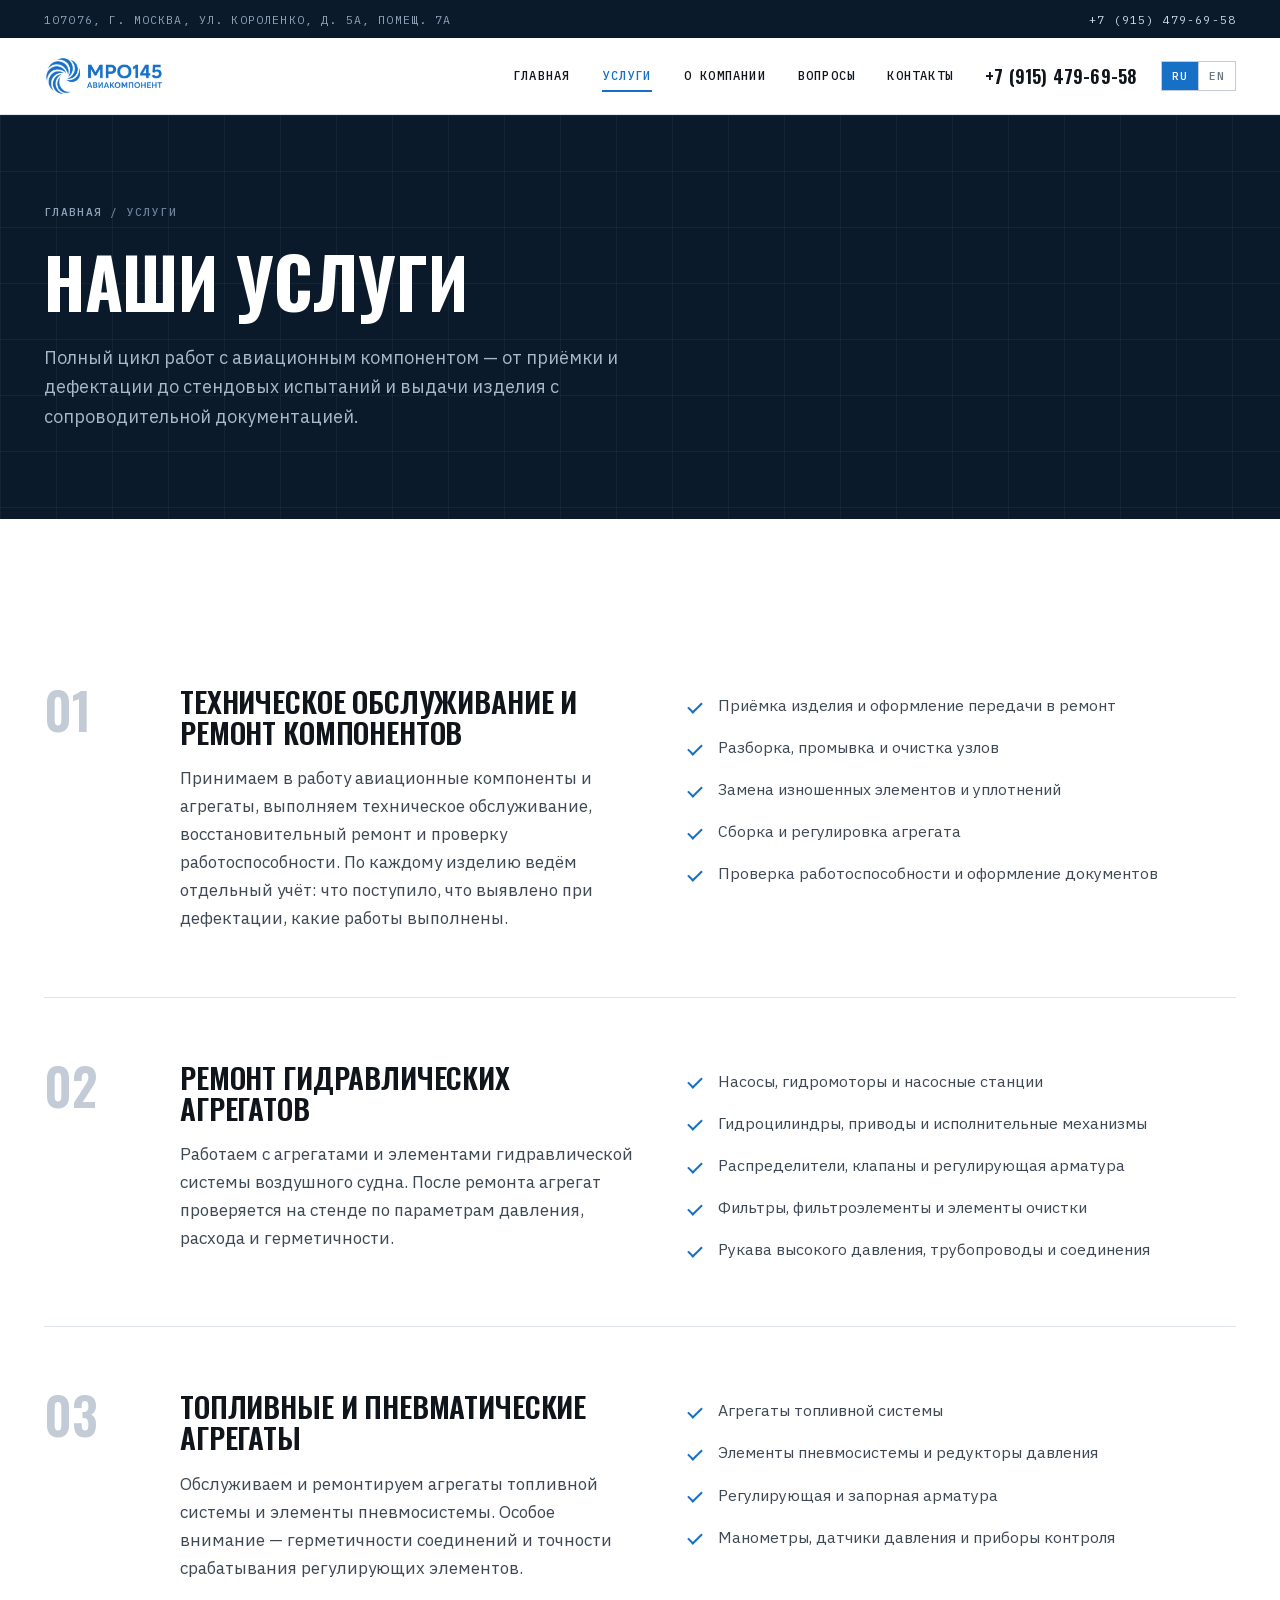
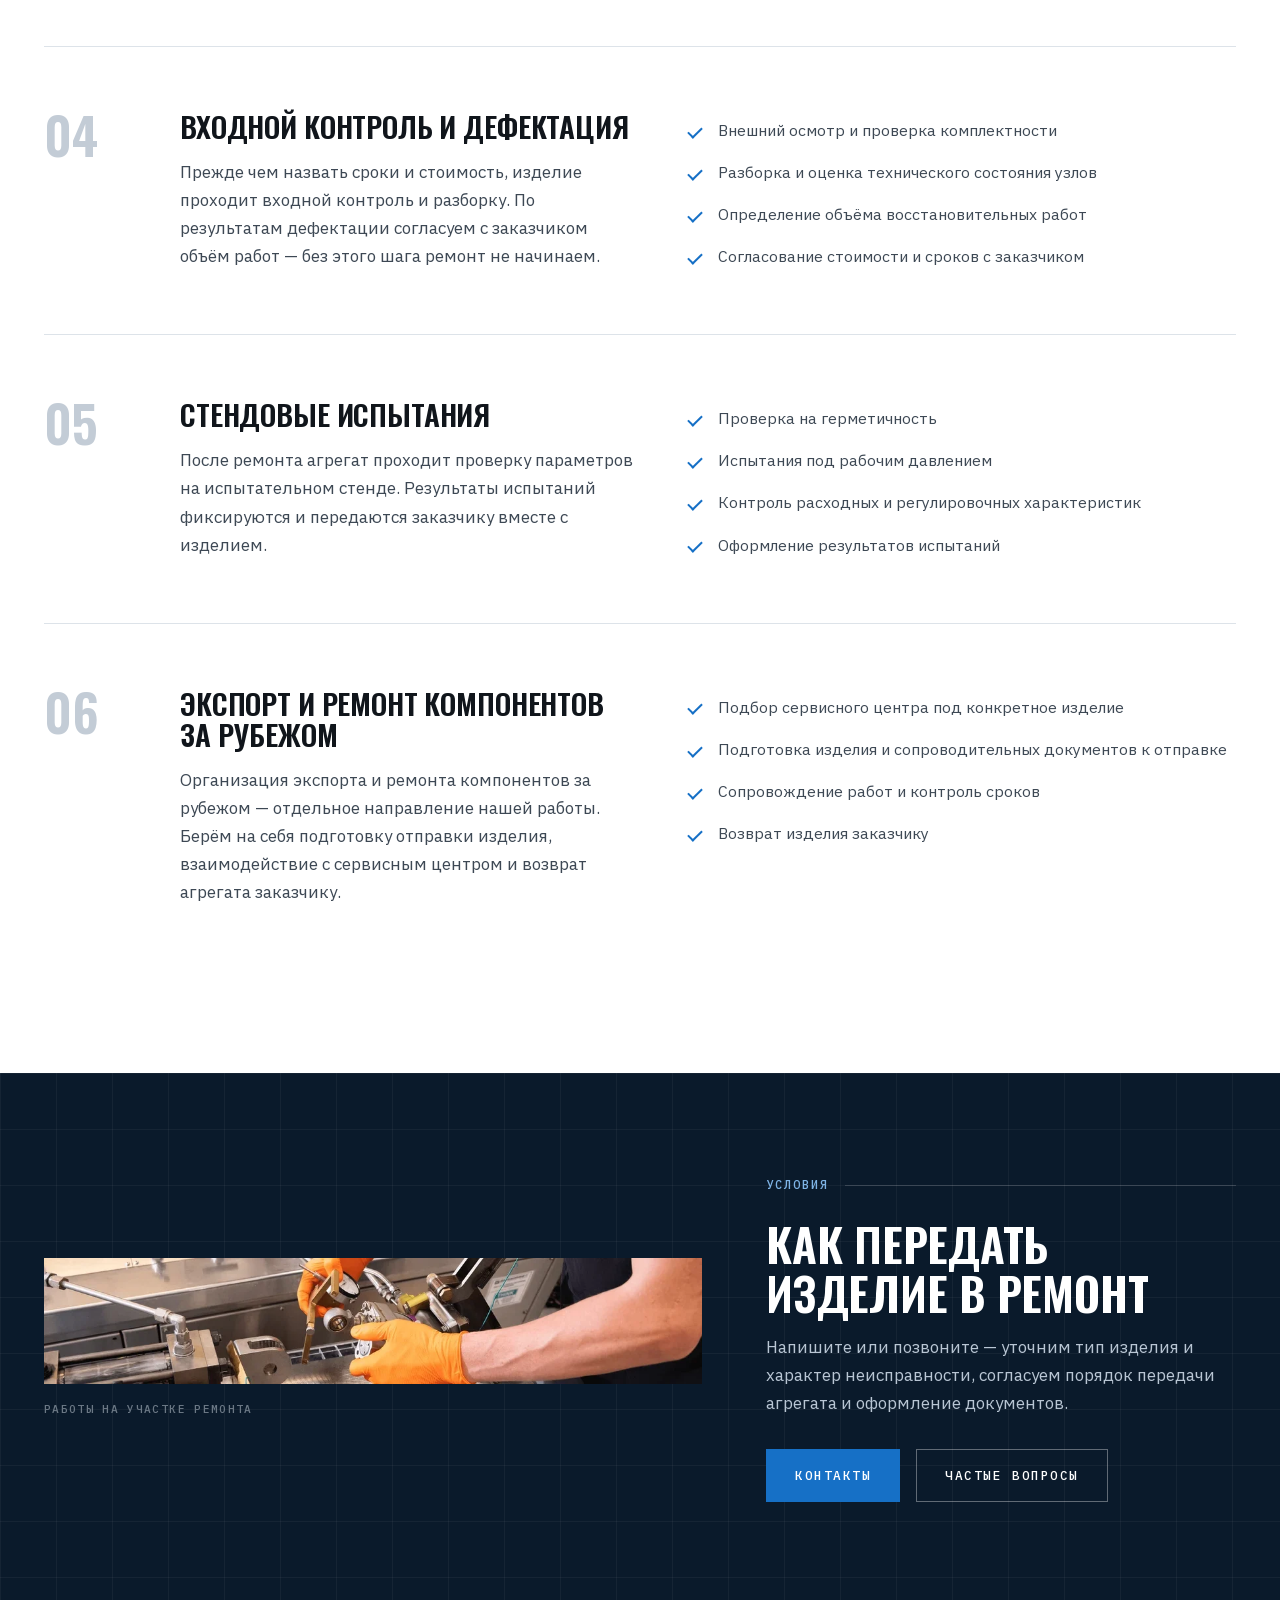
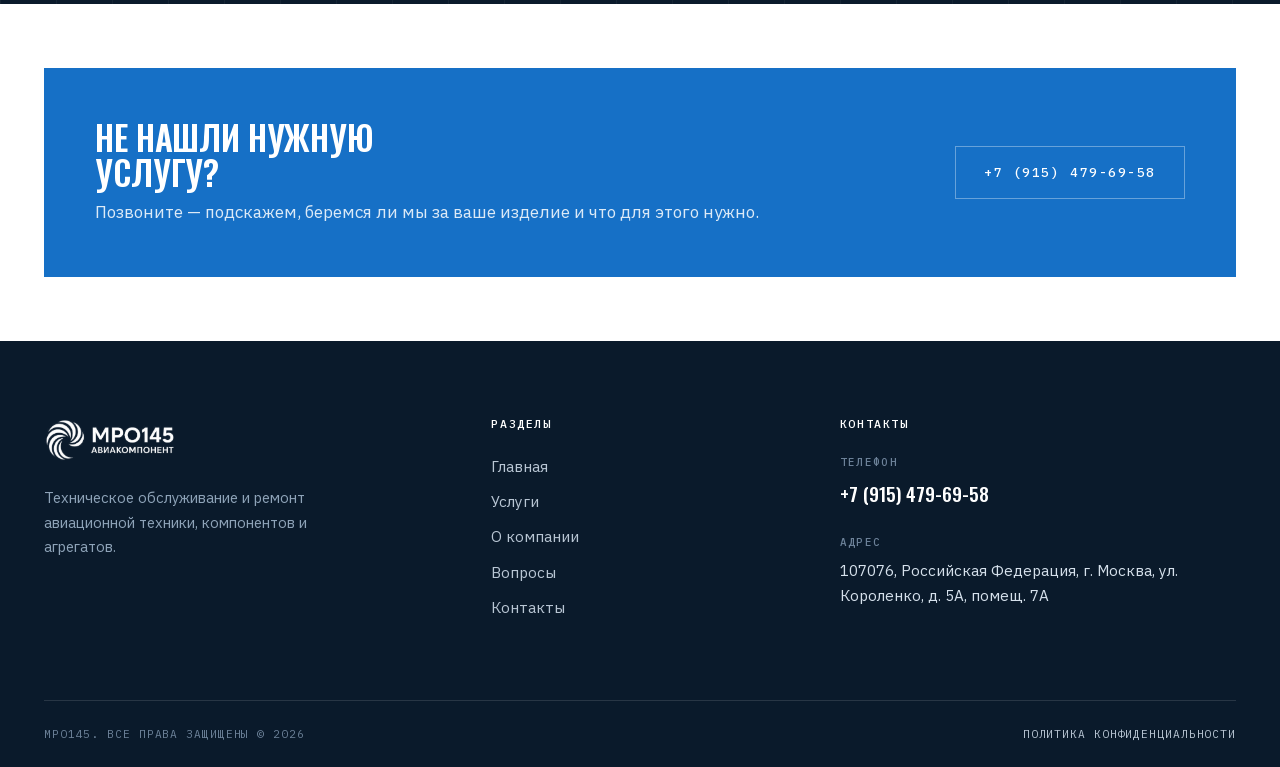
<file: services.html>
<!DOCTYPE html>
<html lang="ru">
<head>
<meta charset="utf-8">
<meta name="viewport" content="width=device-width, initial-scale=1">
<title>Услуги — ремонт авиационных компонентов и агрегатов | МРО 145 АВИАКОМПОНЕНТ</title>
<meta name="description" content="ТОиР авиационных компонентов, ремонт гидравлических, топливных и пневматических агрегатов, входной контроль и дефектация, стендовые испытания, организация экспорта и ремонта компонентов за рубежом.">
<link rel="canonical" href="https://mro145.ru/services.html">
<link rel="alternate" hreflang="ru" href="https://mro145.ru/services.html">
<link rel="alternate" hreflang="en" href="https://mro145.ru/en/services.html">

<meta property="og:type" content="website">
<meta property="og:locale" content="ru_RU">
<meta property="og:site_name" content="МРО 145 АВИАКОМПОНЕНТ">
<meta property="og:title" content="Услуги — ремонт авиационных компонентов и агрегатов">
<meta property="og:description" content="Полный цикл работ с авиационным компонентом: приёмка, дефектация, ремонт, испытания, выдача.">
<meta property="og:image" content="assets/img/og-image.jpg">
<meta name="theme-color" content="#0a1a2b">

<link rel="icon" href="assets/img/favicon-64.png" sizes="64x64" type="image/png">
<link rel="apple-touch-icon" href="assets/img/favicon-180.png">
<link rel="preload" href="assets/fonts/oswald-var-cyrillic.woff2" as="font" type="font/woff2" crossorigin>
<link rel="preload" href="assets/fonts/ibm-plex-sans-var-cyrillic.woff2" as="font" type="font/woff2" crossorigin>
<link rel="stylesheet" href="assets/css/fonts.css">
<link rel="stylesheet" href="assets/css/style.css">
</head>
<body>
<a class="skip-link" href="#main">Перейти к содержанию</a>

<div class="topbar">
  <div class="shell topbar__row">
    <span>107076, г. Москва, ул. Короленко, д. 5А, помещ. 7А</span>
    <a href="tel:+79154796958">+7 (915) 479-69-58</a>
  </div>
</div>

<header class="site-header">
  <div class="shell site-header__row">
    <a class="brand" href="index.html" aria-label="МРО 145 АВИАКОМПОНЕНТ — на главную">
      <img src="assets/img/logo-wide.png" width="834" height="279" alt="МРО 145 АВИАКОМПОНЕНТ">
    </a>

    <nav class="nav" id="site-nav" aria-label="Основное меню">
      <ul class="nav__list">
        <li><a class="nav__link" href="index.html">Главная</a></li>
        <li><a class="nav__link" href="services.html" aria-current="page">Услуги</a></li>
        <li><a class="nav__link" href="about.html">О компании</a></li>
        <li><a class="nav__link" href="faq.html">Вопросы</a></li>
        <li><a class="nav__link" href="contacts.html">Контакты</a></li>
      </ul>
      <a class="nav__phone" href="tel:+79154796958">+7 (915) 479-69-58</a>
    </nav>

    <div class="header-tools">
      <a class="header-phone" href="tel:+79154796958">+7 (915) 479-69-58</a>
      <div class="lang">
        <a href="services.html" aria-current="true">RU</a>
        <a href="en/services.html" hreflang="en">EN</a>
      </div>
    </div>

    <button class="burger" type="button" aria-expanded="false" aria-controls="site-nav" aria-label="Открыть меню">
      <span class="burger__box" aria-hidden="true"><span></span><span></span><span></span></span>
    </button>
  </div>
</header>

<main id="main">

  <section class="page-head">
    <div class="gridlines" aria-hidden="true"></div>
    <div class="shell page-head__inner">
      <nav class="crumbs" aria-label="Навигационная цепочка">
        <a href="index.html">Главная</a> <span aria-hidden="true">/</span> <span>Услуги</span>
      </nav>
      <h1>Наши услуги</h1>
      <p>
        Полный цикл работ с авиационным компонентом — от приёмки и дефектации
        до стендовых испытаний и выдачи изделия с сопроводительной документацией.
      </p>
    </div>
  </section>

  <section class="section">
    <div class="shell">

      <article class="service" id="toir">
        <div class="service__num" aria-hidden="true">01</div>
        <div class="service__body">
          <div>
            <h2>Техническое обслуживание и ремонт компонентов</h2>
            <p>
              Принимаем в работу авиационные компоненты и агрегаты, выполняем техническое
              обслуживание, восстановительный ремонт и проверку работоспособности.
              По каждому изделию ведём отдельный учёт: что поступило, что выявлено при
              дефектации, какие работы выполнены.
            </p>
          </div>
          <div class="service__list">
            <ul class="ticks">
              <li>Приёмка изделия и оформление передачи в ремонт</li>
              <li>Разборка, промывка и очистка узлов</li>
              <li>Замена изношенных элементов и уплотнений</li>
              <li>Сборка и регулировка агрегата</li>
              <li>Проверка работоспособности и оформление документов</li>
            </ul>
          </div>
        </div>
      </article>

      <article class="service" id="hydraulics">
        <div class="service__num" aria-hidden="true">02</div>
        <div class="service__body">
          <div>
            <h2>Ремонт гидравлических агрегатов</h2>
            <p>
              Работаем с агрегатами и элементами гидравлической системы воздушного судна.
              После ремонта агрегат проверяется на стенде по параметрам давления,
              расхода и герметичности.
            </p>
          </div>
          <div class="service__list">
            <ul class="ticks">
              <li>Насосы, гидромоторы и насосные станции</li>
              <li>Гидроцилиндры, приводы и исполнительные механизмы</li>
              <li>Распределители, клапаны и регулирующая арматура</li>
              <li>Фильтры, фильтроэлементы и элементы очистки</li>
              <li>Рукава высокого давления, трубопроводы и соединения</li>
            </ul>
          </div>
        </div>
      </article>

      <article class="service" id="fuel">
        <div class="service__num" aria-hidden="true">03</div>
        <div class="service__body">
          <div>
            <h2>Топливные и пневматические агрегаты</h2>
            <p>
              Обслуживаем и ремонтируем агрегаты топливной системы и элементы
              пневмосистемы. Особое внимание — герметичности соединений
              и точности срабатывания регулирующих элементов.
            </p>
          </div>
          <div class="service__list">
            <ul class="ticks">
              <li>Агрегаты топливной системы</li>
              <li>Элементы пневмосистемы и редукторы давления</li>
              <li>Регулирующая и запорная арматура</li>
              <li>Манометры, датчики давления и приборы контроля</li>
            </ul>
          </div>
        </div>
      </article>

      <article class="service" id="inspection">
        <div class="service__num" aria-hidden="true">04</div>
        <div class="service__body">
          <div>
            <h2>Входной контроль и дефектация</h2>
            <p>
              Прежде чем назвать сроки и стоимость, изделие проходит входной контроль
              и разборку. По результатам дефектации согласуем с заказчиком объём работ —
              без этого шага ремонт не начинаем.
            </p>
          </div>
          <div class="service__list">
            <ul class="ticks">
              <li>Внешний осмотр и проверка комплектности</li>
              <li>Разборка и оценка технического состояния узлов</li>
              <li>Определение объёма восстановительных работ</li>
              <li>Согласование стоимости и сроков с заказчиком</li>
            </ul>
          </div>
        </div>
      </article>

      <article class="service" id="testing">
        <div class="service__num" aria-hidden="true">05</div>
        <div class="service__body">
          <div>
            <h2>Стендовые испытания</h2>
            <p>
              После ремонта агрегат проходит проверку параметров на испытательном стенде.
              Результаты испытаний фиксируются и передаются заказчику вместе с изделием.
            </p>
          </div>
          <div class="service__list">
            <ul class="ticks">
              <li>Проверка на герметичность</li>
              <li>Испытания под рабочим давлением</li>
              <li>Контроль расходных и регулировочных характеристик</li>
              <li>Оформление результатов испытаний</li>
            </ul>
          </div>
        </div>
      </article>

      <article class="service" id="export">
        <div class="service__num" aria-hidden="true">06</div>
        <div class="service__body">
          <div>
            <h2>Экспорт и ремонт компонентов за рубежом</h2>
            <p>
              Организация экспорта и ремонта компонентов за рубежом — отдельное
              направление нашей работы. Берём на себя подготовку отправки изделия,
              взаимодействие с сервисным центром и возврат агрегата заказчику.
            </p>
          </div>
          <div class="service__list">
            <ul class="ticks">
              <li>Подбор сервисного центра под конкретное изделие</li>
              <li>Подготовка изделия и сопроводительных документов к отправке</li>
              <li>Сопровождение работ и контроль сроков</li>
              <li>Возврат изделия заказчику</li>
            </ul>
          </div>
        </div>
      </article>

    </div>
  </section>

  <section class="section section--dark">
    <div class="gridlines" aria-hidden="true"></div>
    <div class="shell">
      <div class="split split--wide-left">
        <div class="split__media reveal">
          <picture>
            <source srcset="assets/img/hero-workshop.webp" type="image/webp">
            <img src="assets/img/hero-workshop.jpg" width="1000" height="192" loading="lazy" decoding="async"
                 alt="Специалист выполняет работы с авиационным агрегатом на стенде">
          </picture>
          <p class="caption">Работы на участке ремонта</p>
        </div>
        <div class="reveal" data-delay="1">
          <p class="eyebrow eyebrow--light">Условия</p>
          <h2>Как передать изделие в ремонт</h2>
          <p>
            Напишите или позвоните — уточним тип изделия и характер неисправности,
            согласуем порядок передачи агрегата и оформление документов.
          </p>
          <div class="btn-row" style="margin-top: var(--s5)">
            <a class="btn btn--primary" href="contacts.html">Контакты</a>
            <a class="btn btn--light" href="faq.html">Частые вопросы</a>
          </div>
        </div>
      </div>
    </div>
  </section>

  <section class="section section--tight">
    <div class="shell">
      <div class="cta-band reveal">
        <div>
          <h2>Не нашли нужную услугу?</h2>
          <p>Позвоните — подскажем, беремся ли мы за ваше изделие и что для этого нужно.</p>
        </div>
        <a class="btn btn--light" href="tel:+79154796958">+7 (915) 479-69-58</a>
      </div>
    </div>
  </section>

</main>

<footer class="site-footer">
  <div class="shell">
    <div class="footer-top">
      <div class="footer-brand">
        <img src="assets/img/logo-wide-white.png" width="834" height="279" loading="lazy" alt="МРО 145 АВИАКОМПОНЕНТ">
        <p>Техническое обслуживание и ремонт авиационной техники, компонентов и агрегатов.</p>
      </div>

      <div class="footer-col">
        <h4>Разделы</h4>
        <ul>
          <li><a href="index.html">Главная</a></li>
          <li><a href="services.html">Услуги</a></li>
          <li><a href="about.html">О компании</a></li>
          <li><a href="faq.html">Вопросы</a></li>
          <li><a href="contacts.html">Контакты</a></li>
        </ul>
      </div>

      <div class="footer-col">
        <h4>Контакты</h4>
        <dl class="footer-contact">
          <dt>Телефон</dt>
          <dd><a href="tel:+79154796958">+7 (915) 479-69-58</a></dd>
          <dt>Адрес</dt>
          <dd>107076, Российская Федерация, г. Москва, ул. Короленко, д. 5А, помещ. 7А</dd>
        </dl>
      </div>
    </div>

    <div class="footer-bottom">
      <span>МРО145. Все права защищены © 2026</span>
      <span><a href="privacy.html">Политика конфиденциальности</a></span>
    </div>
  </div>
</footer>

<script src="assets/js/main.js" defer></script>
</body>
</html>
</file>
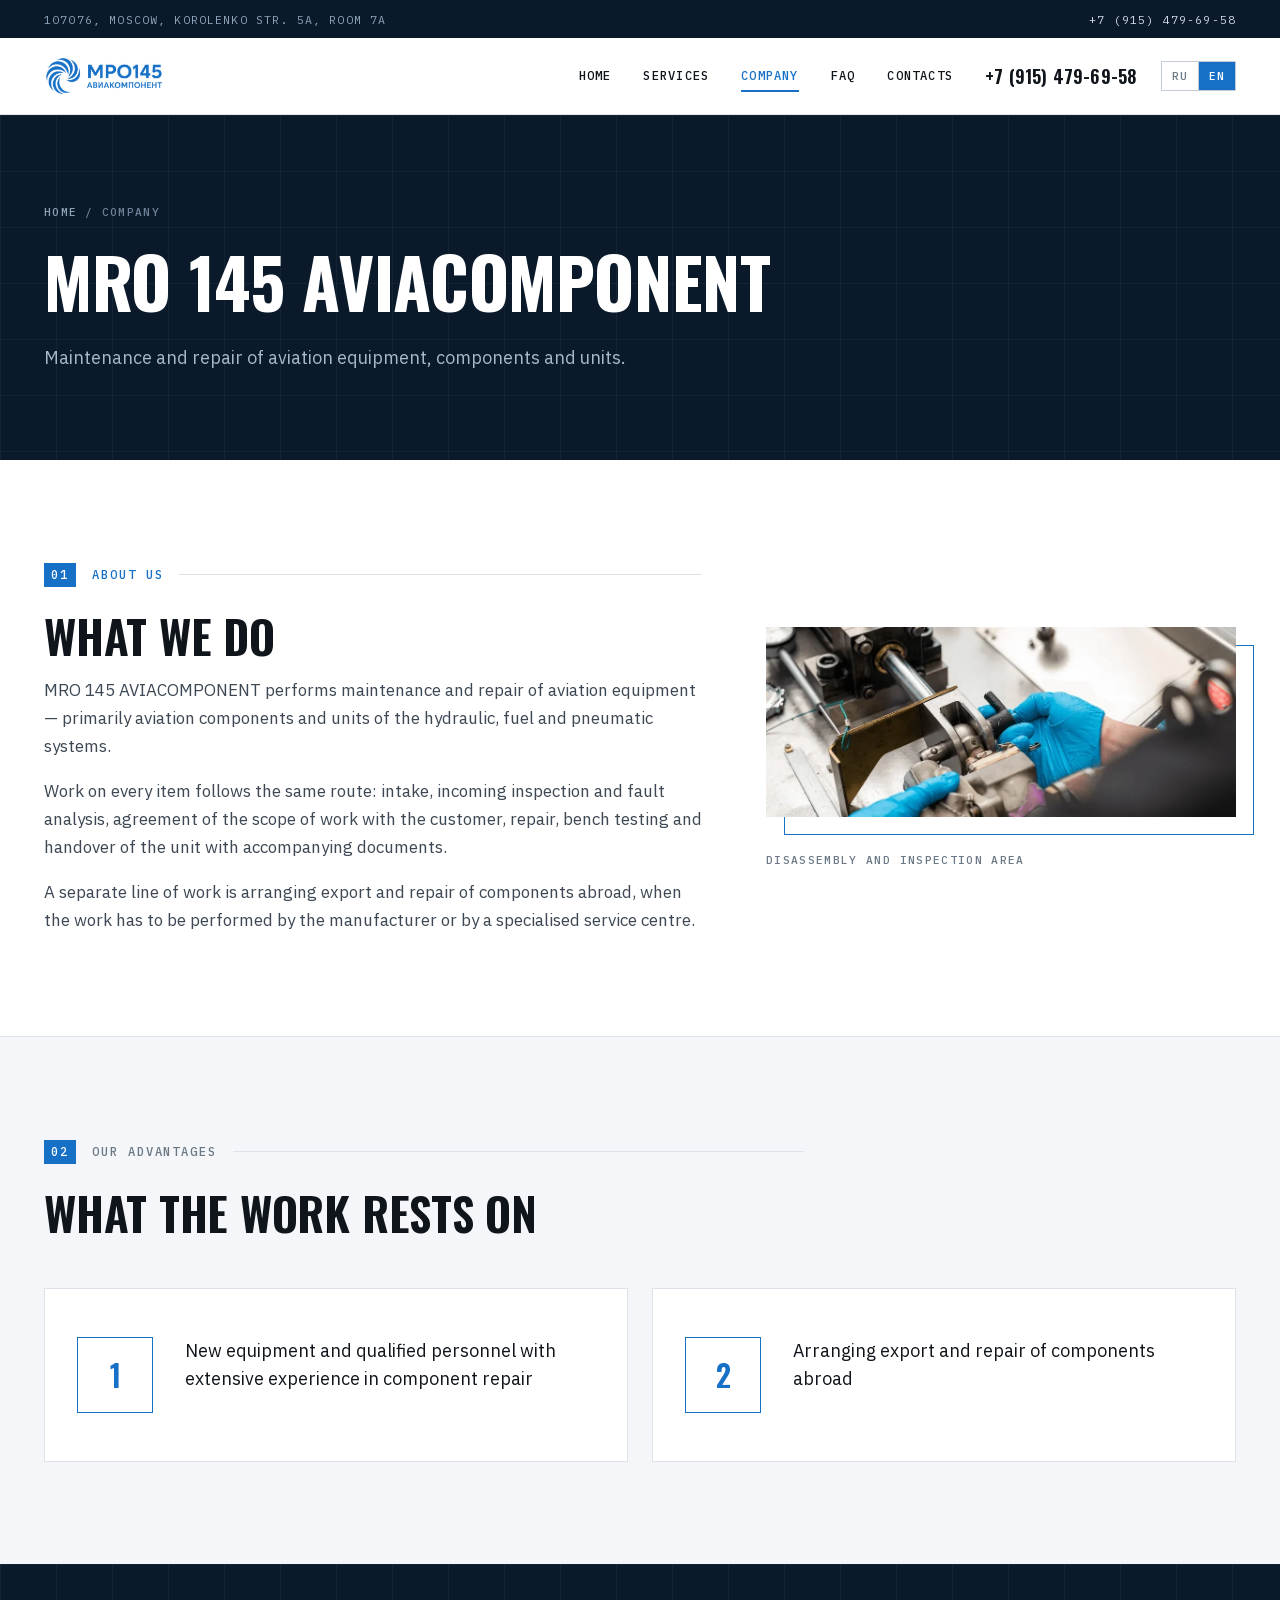
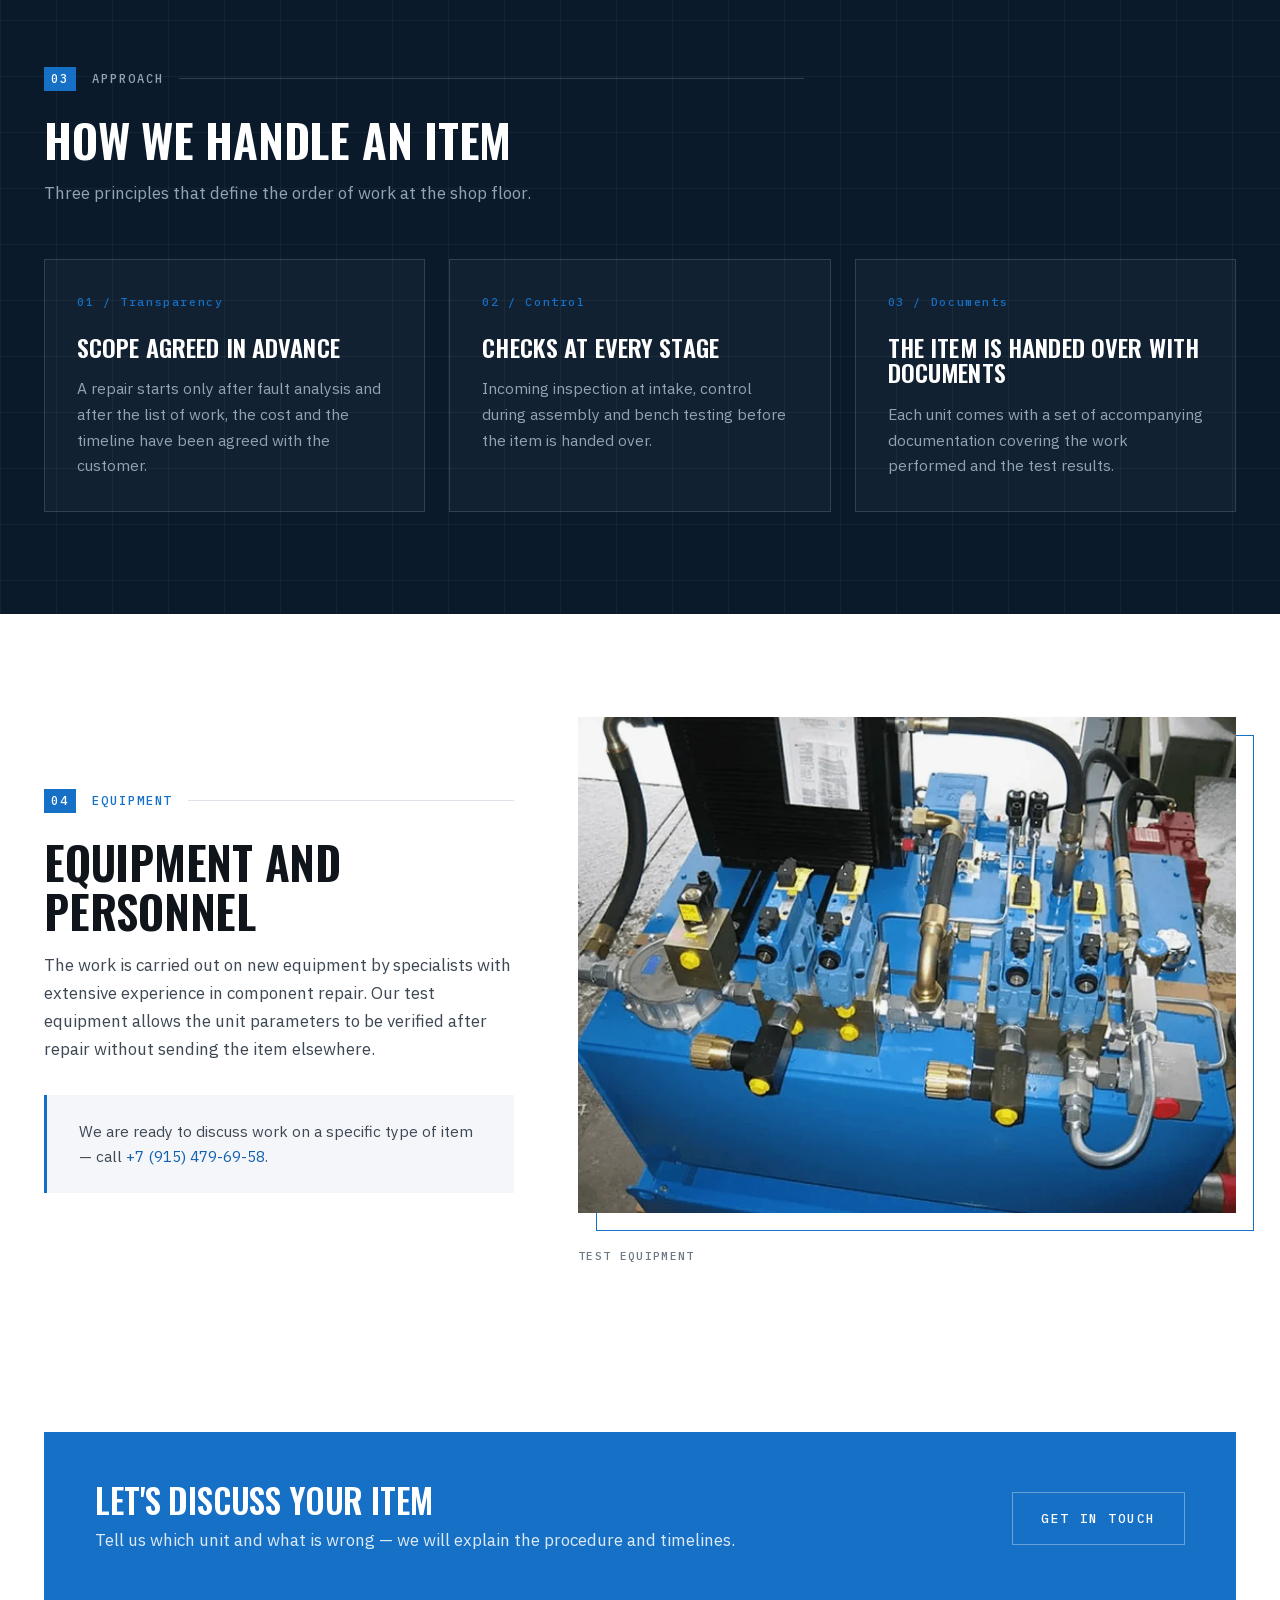
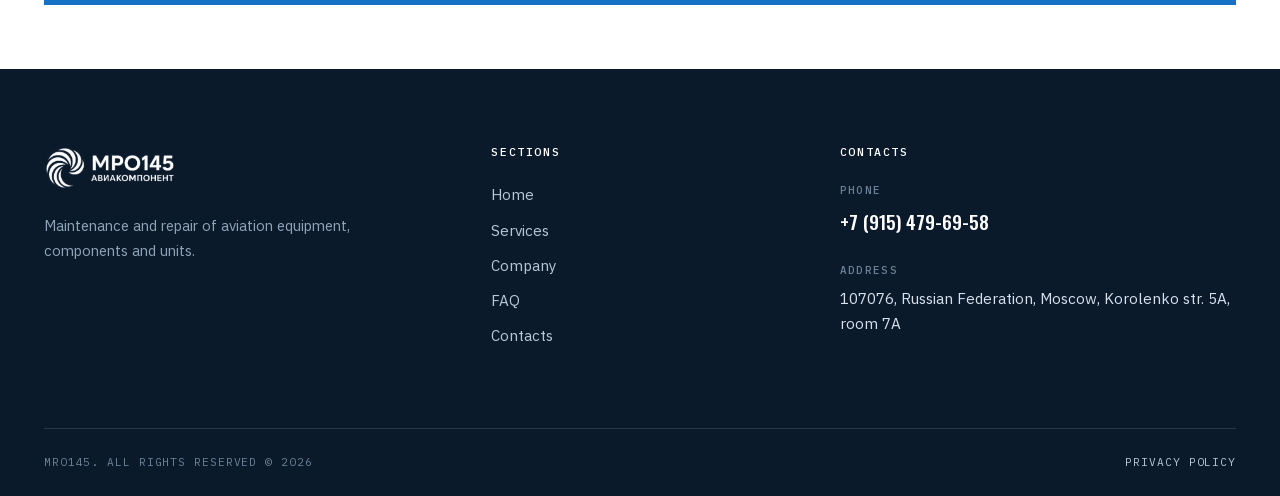
<file: en/about.html>
<!DOCTYPE html>
<html lang="en">
<head>
<meta charset="utf-8">
<meta name="viewport" content="width=device-width, initial-scale=1">
<title>Company — MRO 145 AVIACOMPONENT</title>
<meta name="description" content="MRO 145 AVIACOMPONENT — maintenance and repair of aviation equipment. New equipment and qualified personnel with extensive experience in component repair, plus export and overseas repair of components.">
<link rel="canonical" href="https://mro145.ru/en/about.html">
<link rel="alternate" hreflang="ru" href="https://mro145.ru/about.html">
<link rel="alternate" hreflang="en" href="https://mro145.ru/en/about.html">

<meta property="og:type" content="website">
<meta property="og:locale" content="en_US">
<meta property="og:site_name" content="MRO 145 AVIACOMPONENT">
<meta property="og:title" content="Company — MRO 145 AVIACOMPONENT">
<meta property="og:description" content="Maintenance and repair of aviation equipment, components and units.">
<meta property="og:image" content="../assets/img/og-image.jpg">
<meta name="theme-color" content="#0a1a2b">

<link rel="icon" href="../assets/img/favicon-64.png" sizes="64x64" type="image/png">
<link rel="apple-touch-icon" href="../assets/img/favicon-180.png">
<link rel="preload" href="../assets/fonts/oswald-var-latin.woff2" as="font" type="font/woff2" crossorigin>
<link rel="preload" href="../assets/fonts/ibm-plex-sans-var-latin.woff2" as="font" type="font/woff2" crossorigin>
<link rel="stylesheet" href="../assets/css/fonts.css">
<link rel="stylesheet" href="../assets/css/style.css">
</head>
<body>
<a class="skip-link" href="#main">Skip to content</a>

<div class="topbar">
  <div class="shell topbar__row">
    <span>107076, Moscow, Korolenko str. 5A, room 7A</span>
    <a href="tel:+79154796958">+7 (915) 479-69-58</a>
  </div>
</div>

<header class="site-header">
  <div class="shell site-header__row">
    <a class="brand" href="index.html" aria-label="MRO 145 AVIACOMPONENT — home">
      <img src="../assets/img/logo-wide.png" width="834" height="279" alt="MRO 145 AVIACOMPONENT">
    </a>

    <nav class="nav" id="site-nav" aria-label="Main menu">
      <ul class="nav__list">
        <li><a class="nav__link" href="index.html">Home</a></li>
        <li><a class="nav__link" href="services.html">Services</a></li>
        <li><a class="nav__link" href="about.html" aria-current="page">Company</a></li>
        <li><a class="nav__link" href="faq.html">FAQ</a></li>
        <li><a class="nav__link" href="contacts.html">Contacts</a></li>
      </ul>
      <a class="nav__phone" href="tel:+79154796958">+7 (915) 479-69-58</a>
    </nav>

    <div class="header-tools">
      <a class="header-phone" href="tel:+79154796958">+7 (915) 479-69-58</a>
      <div class="lang">
        <a href="../about.html" hreflang="ru">RU</a>
        <a href="about.html" aria-current="true">EN</a>
      </div>
    </div>

    <button class="burger" type="button" aria-expanded="false" aria-controls="site-nav" aria-label="Open menu">
      <span class="burger__box" aria-hidden="true"><span></span><span></span><span></span></span>
    </button>
  </div>
</header>

<main id="main">

  <section class="page-head">
    <div class="gridlines" aria-hidden="true"></div>
    <div class="shell page-head__inner">
      <nav class="crumbs" aria-label="Breadcrumb">
        <a href="index.html">Home</a> <span aria-hidden="true">/</span> <span>Company</span>
      </nav>
      <h1>MRO 145 Aviacomponent</h1>
      <p>Maintenance and repair of aviation equipment, components and units.</p>
    </div>
  </section>

  <section class="section">
    <div class="shell">
      <div class="split split--wide-left">
        <div class="reveal">
          <p class="eyebrow"><span class="eyebrow__num">01</span> About us</p>
          <h2>What we do</h2>
          <p>
            MRO 145 AVIACOMPONENT performs maintenance and repair of aviation equipment —
            primarily aviation components and units of the hydraulic, fuel
            and pneumatic systems.
          </p>
          <p>
            Work on every item follows the same route: intake, incoming inspection
            and fault analysis, agreement of the scope of work with the customer, repair,
            bench testing and handover of the unit with accompanying documents.
          </p>
          <p>
            A separate line of work is arranging export and repair of components abroad,
            when the work has to be performed by the manufacturer or by a specialised
            service centre.
          </p>
        </div>

        <div class="split__media framed reveal" data-delay="1">
          <picture>
            <source srcset="../assets/img/repair-bench.webp" type="image/webp">
            <img src="../assets/img/repair-bench.jpg" width="1000" height="405" loading="lazy" decoding="async"
                 alt="A specialist disassembling an aviation unit at the workstation">
          </picture>
          <p class="caption">Disassembly and inspection area</p>
        </div>
      </div>
    </div>
  </section>

  <section class="section section--paper section--line">
    <div class="shell">
      <div class="section__head reveal">
        <p class="eyebrow"><span class="eyebrow__num">02</span> Our advantages</p>
        <h2>What the work rests on</h2>
      </div>

      <div class="grid grid--2">
        <div class="merit reveal">
          <span class="merit__badge" aria-hidden="true">1</span>
          <p>New equipment and qualified personnel with extensive experience in component repair</p>
        </div>
        <div class="merit reveal" data-delay="1">
          <span class="merit__badge" aria-hidden="true">2</span>
          <p>Arranging export and repair of components abroad</p>
        </div>
      </div>
    </div>
  </section>

  <section class="section section--dark">
    <div class="gridlines" aria-hidden="true"></div>
    <div class="shell">
      <div class="section__head reveal">
        <p class="eyebrow eyebrow--light"><span class="eyebrow__num">03</span> Approach</p>
        <h2>How we handle an item</h2>
        <p>Three principles that define the order of work at the shop floor.</p>
      </div>

      <div class="grid grid--3">
        <div class="card card--dark reveal">
          <span class="card__num">01 / Transparency</span>
          <h3>Scope agreed in advance</h3>
          <p>
            A repair starts only after fault analysis and after the list of work,
            the cost and the timeline have been agreed with the customer.
          </p>
        </div>
        <div class="card card--dark reveal" data-delay="1">
          <span class="card__num">02 / Control</span>
          <h3>Checks at every stage</h3>
          <p>
            Incoming inspection at intake, control during assembly
            and bench testing before the item is handed over.
          </p>
        </div>
        <div class="card card--dark reveal" data-delay="2">
          <span class="card__num">03 / Documents</span>
          <h3>The item is handed over with documents</h3>
          <p>
            Each unit comes with a set of accompanying documentation covering
            the work performed and the test results.
          </p>
        </div>
      </div>
    </div>
  </section>

  <section class="section">
    <div class="shell">
      <div class="split split--wide-right">
        <div class="reveal">
          <p class="eyebrow"><span class="eyebrow__num">04</span> Equipment</p>
          <h2>Equipment and personnel</h2>
          <p>
            The work is carried out on new equipment by specialists with extensive
            experience in component repair. Our test equipment allows the unit parameters
            to be verified after repair without sending the item elsewhere.
          </p>
          <div class="note" style="margin-top: var(--s5)">
            We are ready to discuss work on a specific type of item — call
            <a href="tel:+79154796958">+7 (915) 479-69-58</a>.
          </div>
        </div>

        <div class="split__media framed reveal" data-delay="1">
          <picture>
            <source srcset="../assets/img/test-stand.webp" type="image/webp">
            <img src="../assets/img/test-stand.jpg" width="1000" height="754" loading="lazy" decoding="async"
                 alt="Test bench with hydraulic control blocks">
          </picture>
          <p class="caption">Test equipment</p>
        </div>
      </div>
    </div>
  </section>

  <section class="section section--tight">
    <div class="shell">
      <div class="cta-band reveal">
        <div>
          <h2>Let's discuss your item</h2>
          <p>Tell us which unit and what is wrong — we will explain the procedure and timelines.</p>
        </div>
        <a class="btn btn--light" href="contacts.html">Get in touch</a>
      </div>
    </div>
  </section>

</main>

<footer class="site-footer">
  <div class="shell">
    <div class="footer-top">
      <div class="footer-brand">
        <img src="../assets/img/logo-wide-white.png" width="834" height="279" loading="lazy" alt="MRO 145 AVIACOMPONENT">
        <p>Maintenance and repair of aviation equipment, components and units.</p>
      </div>

      <div class="footer-col">
        <h4>Sections</h4>
        <ul>
          <li><a href="index.html">Home</a></li>
          <li><a href="services.html">Services</a></li>
          <li><a href="about.html">Company</a></li>
          <li><a href="faq.html">FAQ</a></li>
          <li><a href="contacts.html">Contacts</a></li>
        </ul>
      </div>

      <div class="footer-col">
        <h4>Contacts</h4>
        <dl class="footer-contact">
          <dt>Phone</dt>
          <dd><a href="tel:+79154796958">+7 (915) 479-69-58</a></dd>
          <dt>Address</dt>
          <dd>107076, Russian Federation, Moscow, Korolenko str. 5A, room 7A</dd>
        </dl>
      </div>
    </div>

    <div class="footer-bottom">
      <span>MRO145. All rights reserved © 2026</span>
      <span><a href="privacy.html">Privacy policy</a></span>
    </div>
  </div>
</footer>

<script src="../assets/js/main.js" defer></script>
</body>
</html>
</file>
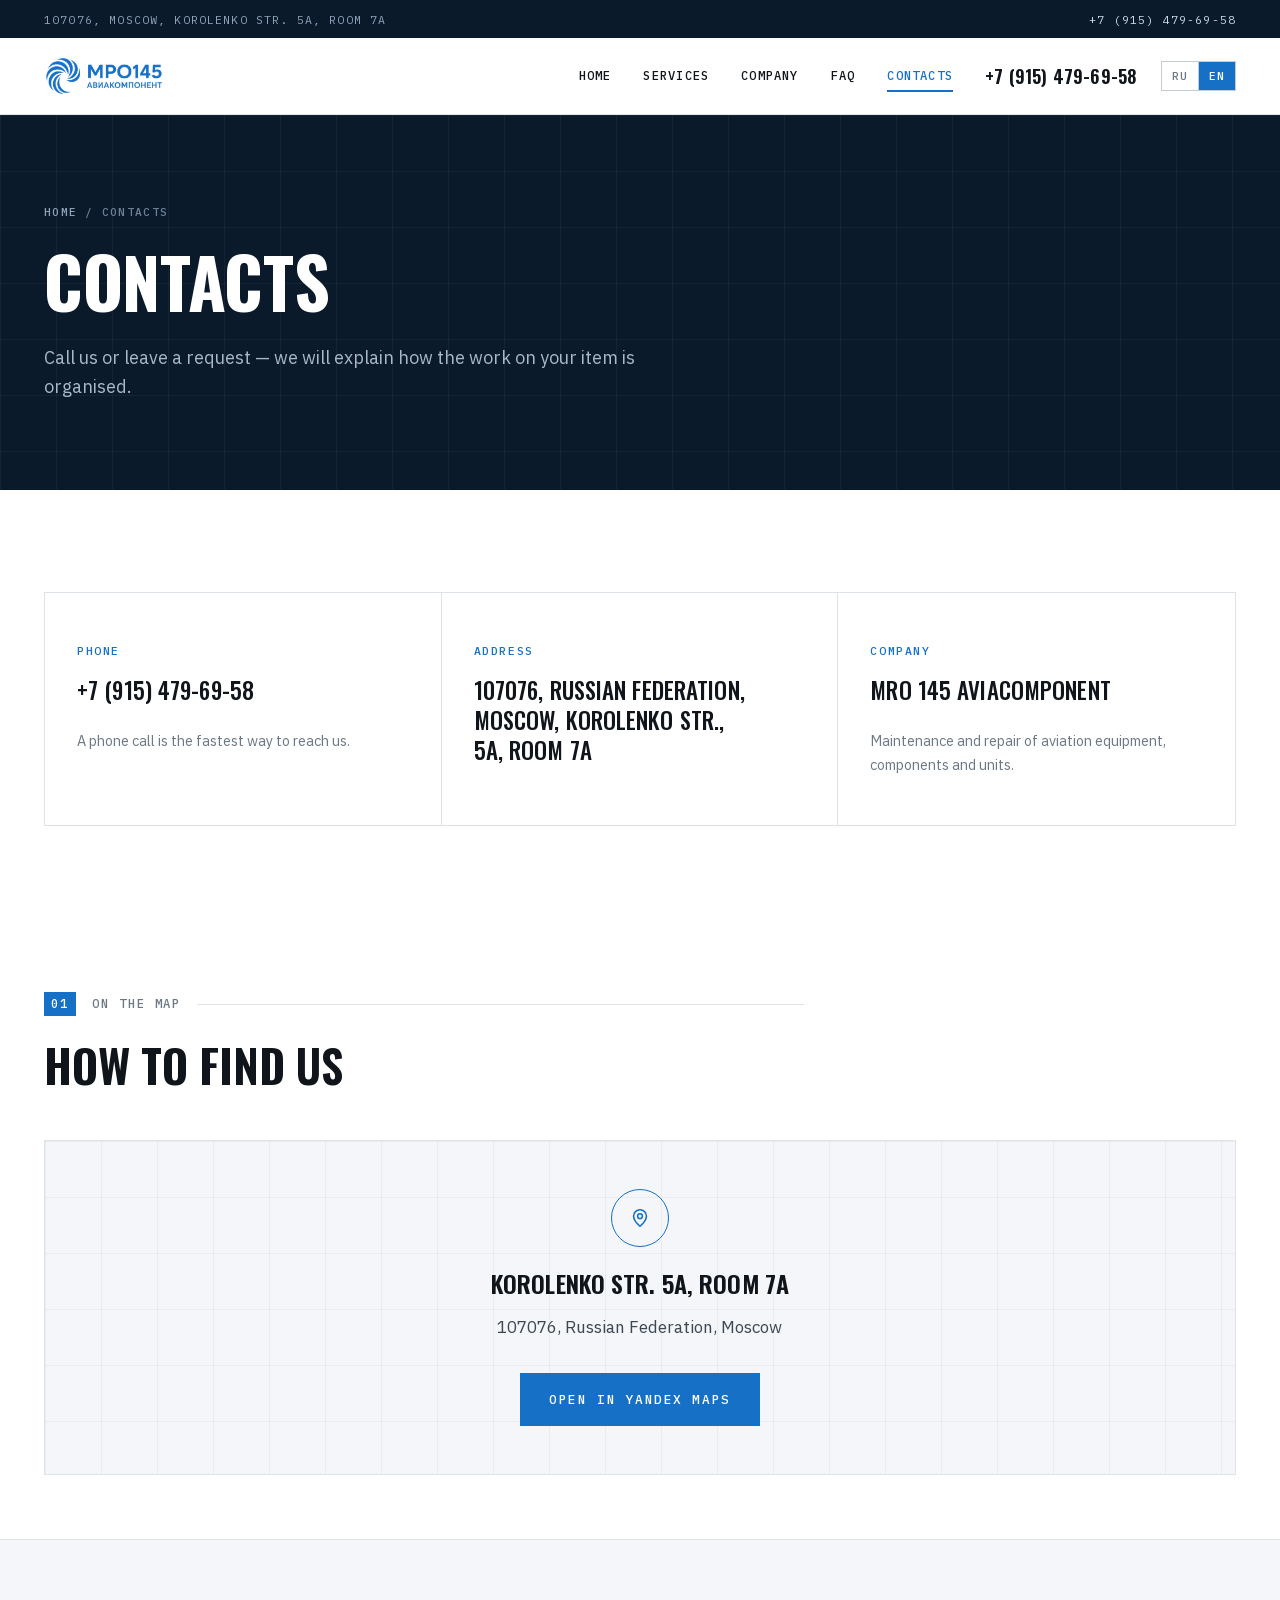
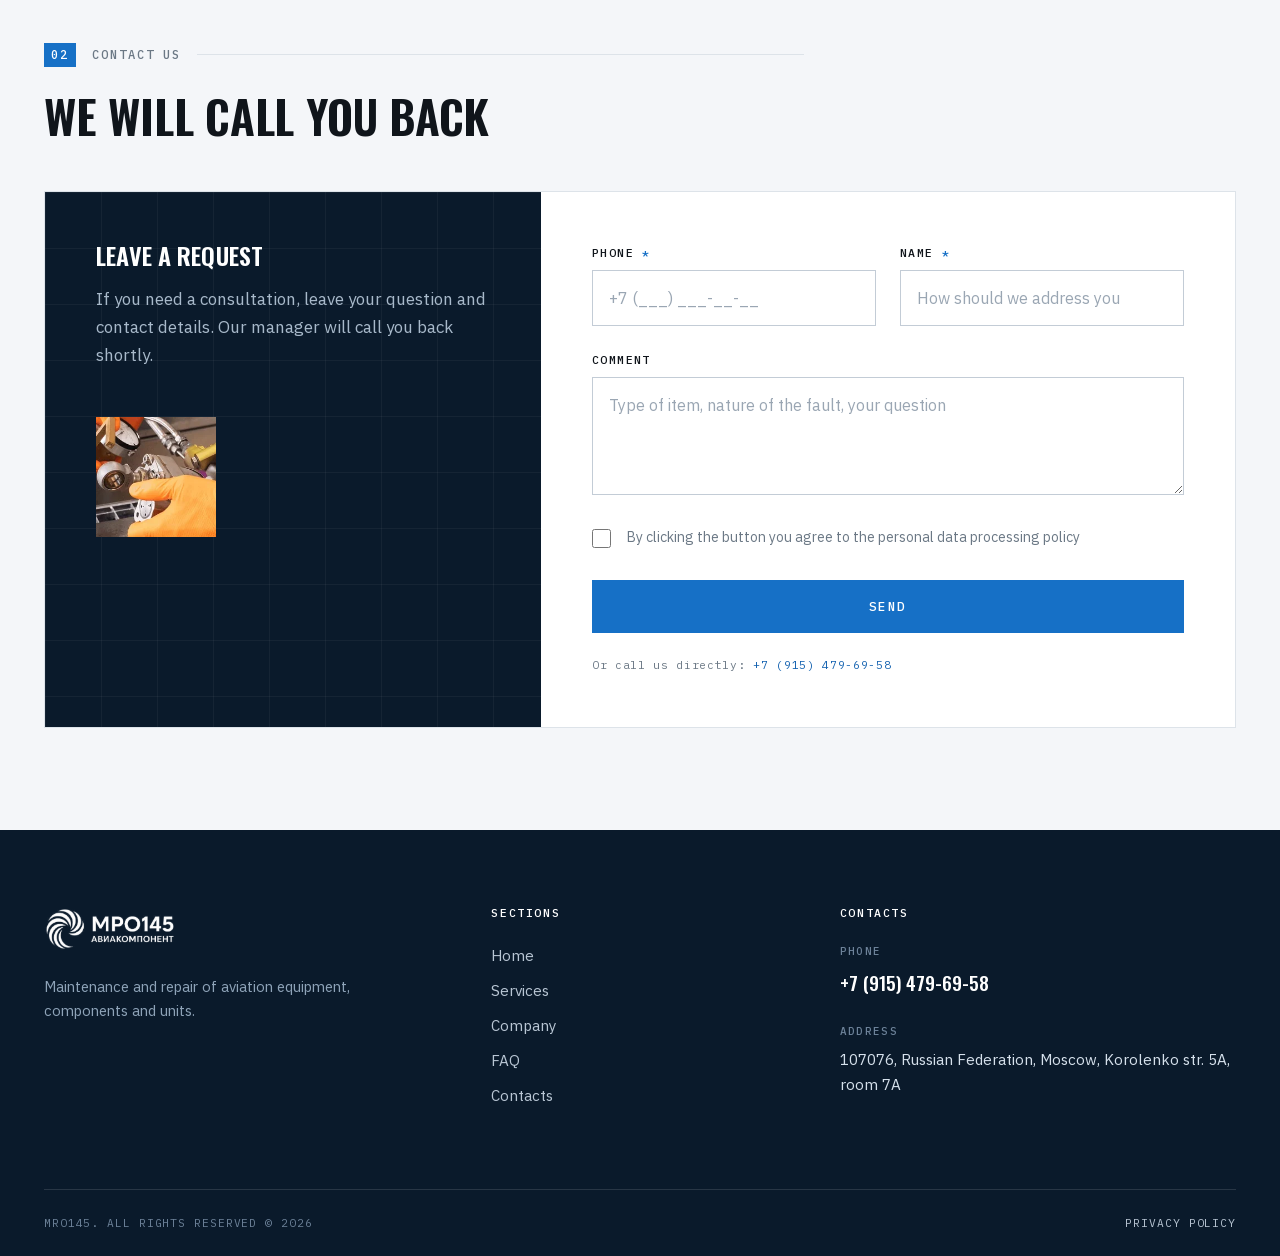
<file: en/contacts.html>
<!DOCTYPE html>
<html lang="en">
<head>
<meta charset="utf-8">
<meta name="viewport" content="width=device-width, initial-scale=1">
<title>Contacts — MRO 145 AVIACOMPONENT</title>
<meta name="description" content="Contacts of MRO 145 AVIACOMPONENT: 107076, Russian Federation, Moscow, Korolenko str. 5A, room 7A. Phone +7 (915) 479-69-58.">
<link rel="canonical" href="https://mro145.ru/en/contacts.html">
<link rel="alternate" hreflang="ru" href="https://mro145.ru/contacts.html">
<link rel="alternate" hreflang="en" href="https://mro145.ru/en/contacts.html">

<meta property="og:type" content="website">
<meta property="og:locale" content="en_US">
<meta property="og:site_name" content="MRO 145 AVIACOMPONENT">
<meta property="og:title" content="Contacts — MRO 145 AVIACOMPONENT">
<meta property="og:description" content="Moscow, Korolenko str. 5A, room 7A. Phone +7 (915) 479-69-58.">
<meta property="og:image" content="../assets/img/og-image.jpg">
<meta name="theme-color" content="#0a1a2b">

<link rel="icon" href="../assets/img/favicon-64.png" sizes="64x64" type="image/png">
<link rel="apple-touch-icon" href="../assets/img/favicon-180.png">
<link rel="preload" href="../assets/fonts/oswald-var-latin.woff2" as="font" type="font/woff2" crossorigin>
<link rel="preload" href="../assets/fonts/ibm-plex-sans-var-latin.woff2" as="font" type="font/woff2" crossorigin>
<link rel="stylesheet" href="../assets/css/fonts.css">
<link rel="stylesheet" href="../assets/css/style.css">

<script type="application/ld+json">
{
  "@context": "https://schema.org",
  "@type": "LocalBusiness",
  "name": "MRO 145 AVIACOMPONENT",
  "url": "https://mro145.ru/en/",
  "telephone": "+7-915-479-69-58",
  "address": {
    "@type": "PostalAddress",
    "postalCode": "107076",
    "addressCountry": "RU",
    "addressLocality": "Moscow",
    "streetAddress": "Korolenko str. 5A, room 7A"
  }
}
</script>
</head>
<body>
<a class="skip-link" href="#main">Skip to content</a>

<div class="topbar">
  <div class="shell topbar__row">
    <span>107076, Moscow, Korolenko str. 5A, room 7A</span>
    <a href="tel:+79154796958">+7 (915) 479-69-58</a>
  </div>
</div>

<header class="site-header">
  <div class="shell site-header__row">
    <a class="brand" href="index.html" aria-label="MRO 145 AVIACOMPONENT — home">
      <img src="../assets/img/logo-wide.png" width="834" height="279" alt="MRO 145 AVIACOMPONENT">
    </a>

    <nav class="nav" id="site-nav" aria-label="Main menu">
      <ul class="nav__list">
        <li><a class="nav__link" href="index.html">Home</a></li>
        <li><a class="nav__link" href="services.html">Services</a></li>
        <li><a class="nav__link" href="about.html">Company</a></li>
        <li><a class="nav__link" href="faq.html">FAQ</a></li>
        <li><a class="nav__link" href="contacts.html" aria-current="page">Contacts</a></li>
      </ul>
      <a class="nav__phone" href="tel:+79154796958">+7 (915) 479-69-58</a>
    </nav>

    <div class="header-tools">
      <a class="header-phone" href="tel:+79154796958">+7 (915) 479-69-58</a>
      <div class="lang">
        <a href="../contacts.html" hreflang="ru">RU</a>
        <a href="contacts.html" aria-current="true">EN</a>
      </div>
    </div>

    <button class="burger" type="button" aria-expanded="false" aria-controls="site-nav" aria-label="Open menu">
      <span class="burger__box" aria-hidden="true"><span></span><span></span><span></span></span>
    </button>
  </div>
</header>

<main id="main">

  <section class="page-head">
    <div class="gridlines" aria-hidden="true"></div>
    <div class="shell page-head__inner">
      <nav class="crumbs" aria-label="Breadcrumb">
        <a href="index.html">Home</a> <span aria-hidden="true">/</span> <span>Contacts</span>
      </nav>
      <h1>Contacts</h1>
      <p>Call us or leave a request — we will explain how the work on your item is organised.</p>
    </div>
  </section>

  <section class="section">
    <div class="shell">
      <div class="contact-grid reveal">
        <div class="contact-cell">
          <span class="contact-cell__key">Phone</span>
          <p class="contact-cell__val"><a href="tel:+79154796958">+7 (915) 479-69-58</a></p>
          <p class="contact-cell__note">A phone call is the fastest way to reach us.</p>
        </div>
        <div class="contact-cell">
          <span class="contact-cell__key">Address</span>
          <p class="contact-cell__val">
            107076, Russian Federation,<br>
            Moscow, Korolenko str.,<br>
            5A, room 7A
          </p>
        </div>
        <div class="contact-cell">
          <span class="contact-cell__key">Company</span>
          <p class="contact-cell__val">MRO 145 Aviacomponent</p>
          <p class="contact-cell__note">
            Maintenance and repair of aviation equipment, components and units.
          </p>
        </div>
      </div>
    </div>
  </section>

  <section class="section section--tight">
    <div class="shell">
      <div class="section__head reveal">
        <p class="eyebrow"><span class="eyebrow__num">01</span> On the map</p>
        <h2>How to find us</h2>
      </div>

      <div class="map-card reveal">
        <div class="gridlines gridlines--ink" aria-hidden="true"></div>
        <div class="map-card__inner">
          <div class="map-card__pin" aria-hidden="true">
            <svg width="22" height="22" viewBox="0 0 24 24" fill="none" stroke="currentColor" stroke-width="1.7">
              <path d="M12 21s7-6.2 7-11a7 7 0 1 0-14 0c0 4.8 7 11 7 11Z"/>
              <circle cx="12" cy="10" r="2.6"/>
            </svg>
          </div>
          <h3>Korolenko str. 5A, room 7A</h3>
          <p>107076, Russian Federation, Moscow</p>
          <div class="btn-row" style="justify-content:center;margin-top:var(--s5)">
            <a class="btn btn--primary" target="_blank" rel="noopener"
               href="https://yandex.com/maps/?text=%D0%9C%D0%BE%D1%81%D0%BA%D0%B2%D0%B0%2C%20%D1%83%D0%BB%D0%B8%D1%86%D0%B0%20%D0%9A%D0%BE%D1%80%D0%BE%D0%BB%D0%B5%D0%BD%D0%BA%D0%BE%2C%205%D0%90">
              Open in Yandex Maps
            </a>
          </div>
        </div>
      </div>
    </div>
  </section>

  <section class="section section--paper section--line" id="callback">
    <div class="shell">
      <div class="section__head reveal">
        <p class="eyebrow"><span class="eyebrow__num">02</span> Contact us</p>
        <h2>We will call you back</h2>
      </div>

      <div class="form-block reveal">
        <div class="form-block__aside">
          <div class="gridlines" aria-hidden="true"></div>
          <div>
            <h3>Leave a request</h3>
            <p>
              If you need a consultation, leave your question and contact details.
              Our manager will call you back shortly.
            </p>
            <picture>
              <source srcset="../assets/img/detail-macro.webp" type="image/webp">
              <img class="form-block__photo" src="../assets/img/detail-macro.jpg" width="216" height="216"
                   loading="lazy" decoding="async"
                   alt="Work on an aviation unit at the bench">
            </picture>
          </div>
        </div>

        <div class="form-block__form">
          <form data-callback-form novalidate>
            <div class="hp" aria-hidden="true">
              <label for="cb-website">Leave this field empty</label>
              <input id="cb-website" name="website" type="text" tabindex="-1" autocomplete="off">
            </div>

            <div class="field-row">
              <div class="field">
                <label for="cb-phone">Phone <span class="req">*</span></label>
                <input id="cb-phone" name="phone" type="tel" inputmode="tel" required
                       data-mask="phone" placeholder="+7 (___) ___-__-__" autocomplete="tel">
                <span class="field__err"></span>
              </div>
              <div class="field">
                <label for="cb-name">Name <span class="req">*</span></label>
                <input id="cb-name" name="name" type="text" required placeholder="How should we address you"
                       autocomplete="name">
                <span class="field__err"></span>
              </div>
            </div>

            <div class="field">
              <label for="cb-comment">Comment</label>
              <textarea id="cb-comment" name="comment"
                        placeholder="Type of item, nature of the fault, your question"></textarea>
              <span class="field__err"></span>
            </div>

            <label class="consent" for="cb-consent">
              <input id="cb-consent" name="consent" type="checkbox" required>
              <span>By clicking the button you agree to the personal data processing policy</span>
            </label>

            <button class="btn btn--primary btn--block" type="submit">Send</button>

            <p class="form-status" role="status" aria-live="polite"></p>

            <p class="form-note">
              Or call us directly: <a href="tel:+79154796958">+7 (915) 479-69-58</a>
            </p>
          </form>
        </div>
      </div>
    </div>
  </section>

</main>

<footer class="site-footer">
  <div class="shell">
    <div class="footer-top">
      <div class="footer-brand">
        <img src="../assets/img/logo-wide-white.png" width="834" height="279" loading="lazy" alt="MRO 145 AVIACOMPONENT">
        <p>Maintenance and repair of aviation equipment, components and units.</p>
      </div>

      <div class="footer-col">
        <h4>Sections</h4>
        <ul>
          <li><a href="index.html">Home</a></li>
          <li><a href="services.html">Services</a></li>
          <li><a href="about.html">Company</a></li>
          <li><a href="faq.html">FAQ</a></li>
          <li><a href="contacts.html">Contacts</a></li>
        </ul>
      </div>

      <div class="footer-col">
        <h4>Contacts</h4>
        <dl class="footer-contact">
          <dt>Phone</dt>
          <dd><a href="tel:+79154796958">+7 (915) 479-69-58</a></dd>
          <dt>Address</dt>
          <dd>107076, Russian Federation, Moscow, Korolenko str. 5A, room 7A</dd>
        </dl>
      </div>
    </div>

    <div class="footer-bottom">
      <span>MRO145. All rights reserved © 2026</span>
      <span><a href="privacy.html">Privacy policy</a></span>
    </div>
  </div>
</footer>

<script src="../assets/js/main.js" defer></script>
</body>
</html>
</file>
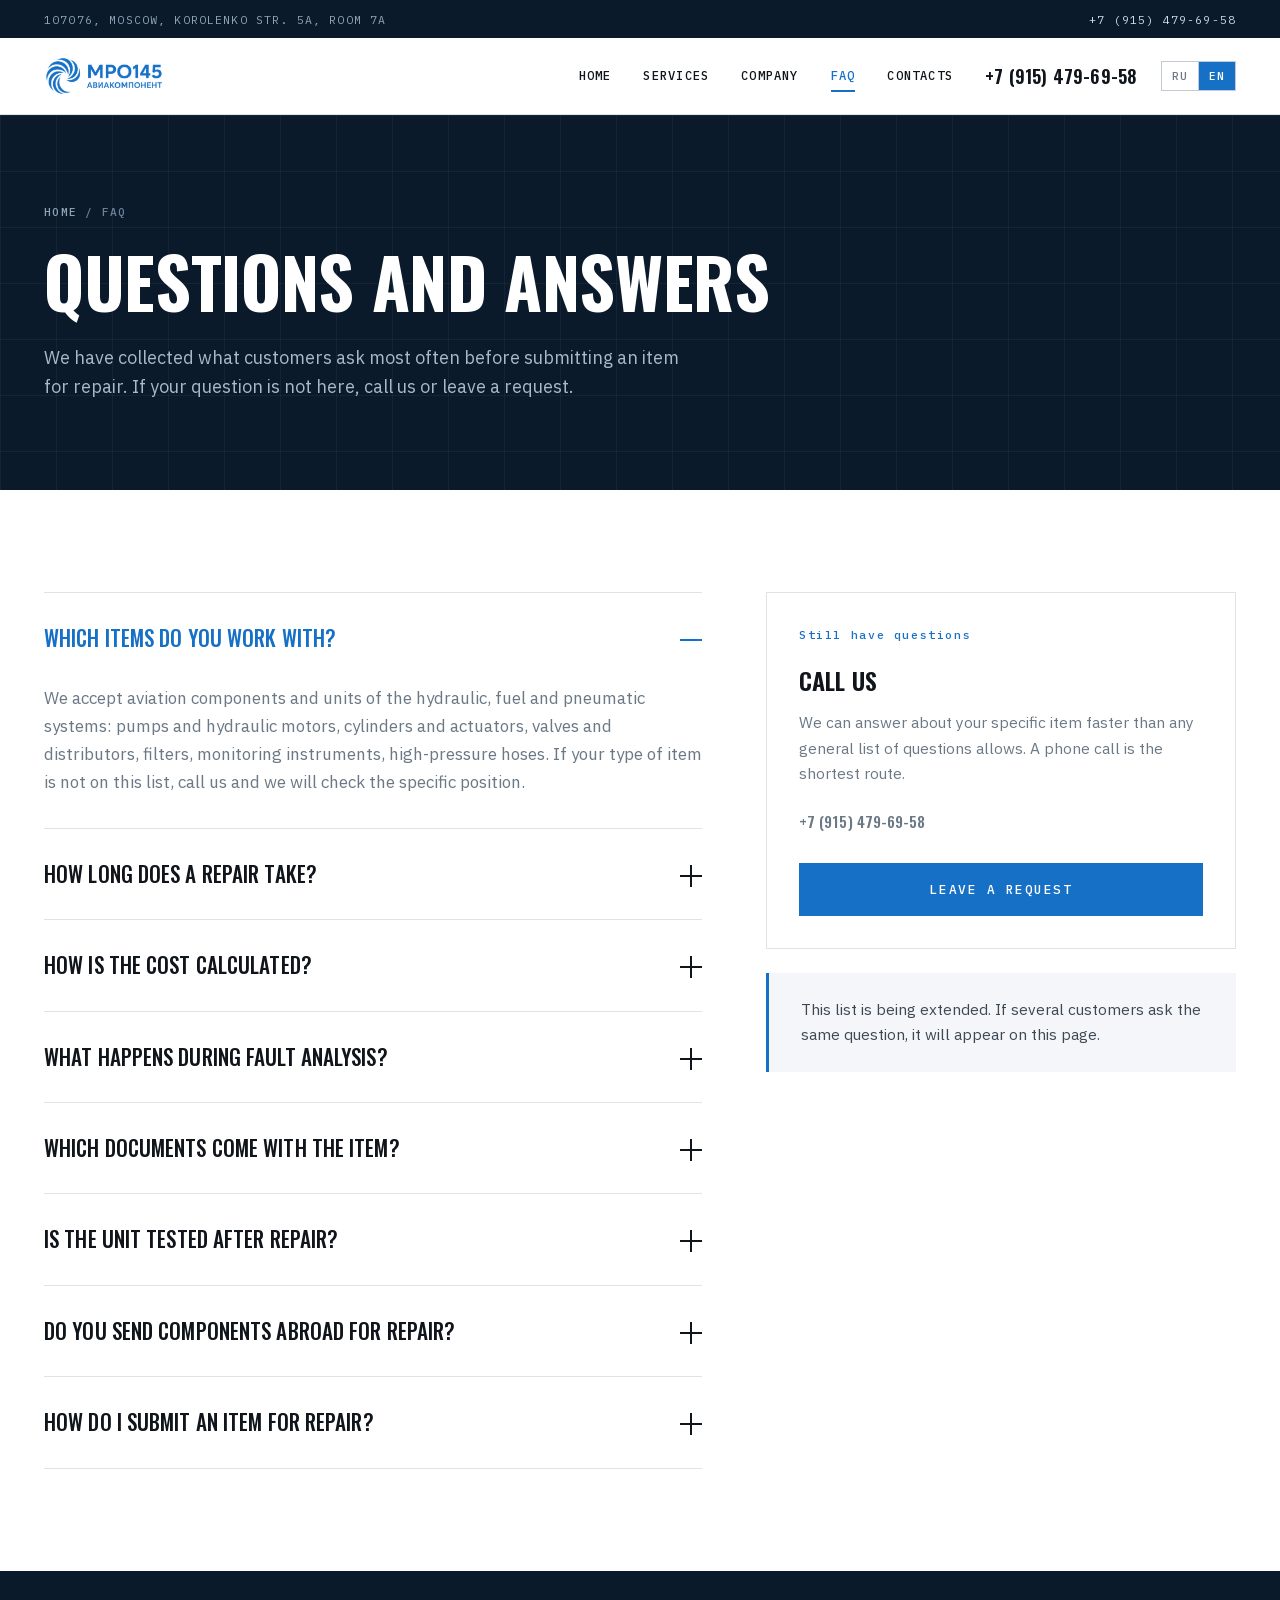
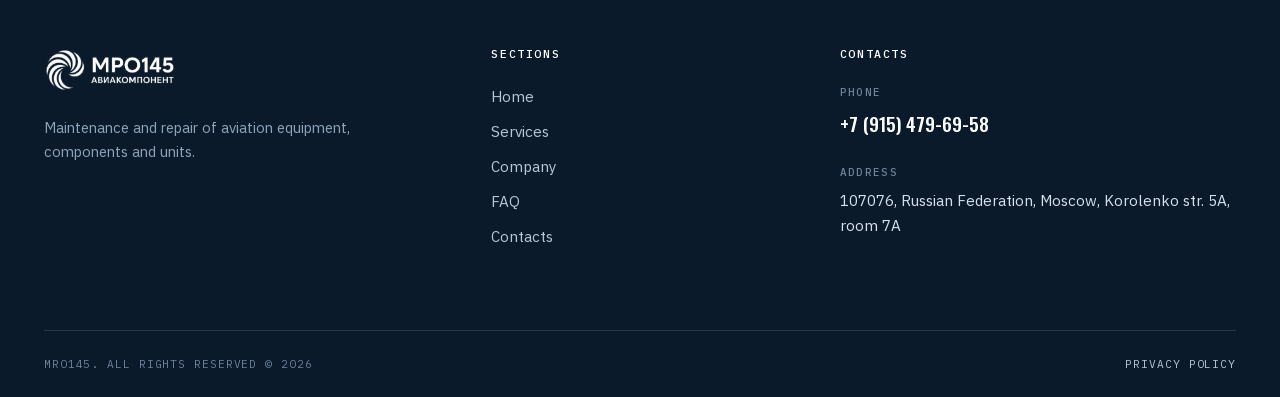
<file: en/faq.html>
<!DOCTYPE html>
<html lang="en">
<head>
<meta charset="utf-8">
<meta name="viewport" content="width=device-width, initial-scale=1">
<title>Questions and answers — MRO 145 AVIACOMPONENT</title>
<meta name="description" content="Frequent questions about aviation component repair: timelines, fault analysis, documents, testing, handover procedure and work with overseas service centres.">
<link rel="canonical" href="https://mro145.ru/en/faq.html">
<link rel="alternate" hreflang="ru" href="https://mro145.ru/faq.html">
<link rel="alternate" hreflang="en" href="https://mro145.ru/en/faq.html">

<meta property="og:type" content="website">
<meta property="og:locale" content="en_US">
<meta property="og:site_name" content="MRO 145 AVIACOMPONENT">
<meta property="og:title" content="Questions and answers — MRO 145 AVIACOMPONENT">
<meta property="og:description" content="Timelines, fault analysis, documents and how to submit an item for repair.">
<meta property="og:image" content="../assets/img/og-image.jpg">
<meta name="theme-color" content="#0a1a2b">

<link rel="icon" href="../assets/img/favicon-64.png" sizes="64x64" type="image/png">
<link rel="apple-touch-icon" href="../assets/img/favicon-180.png">
<link rel="preload" href="../assets/fonts/oswald-var-latin.woff2" as="font" type="font/woff2" crossorigin>
<link rel="preload" href="../assets/fonts/ibm-plex-sans-var-latin.woff2" as="font" type="font/woff2" crossorigin>
<link rel="stylesheet" href="../assets/css/fonts.css">
<link rel="stylesheet" href="../assets/css/style.css">
</head>
<body>
<a class="skip-link" href="#main">Skip to content</a>

<div class="topbar">
  <div class="shell topbar__row">
    <span>107076, Moscow, Korolenko str. 5A, room 7A</span>
    <a href="tel:+79154796958">+7 (915) 479-69-58</a>
  </div>
</div>

<header class="site-header">
  <div class="shell site-header__row">
    <a class="brand" href="index.html" aria-label="MRO 145 AVIACOMPONENT — home">
      <img src="../assets/img/logo-wide.png" width="834" height="279" alt="MRO 145 AVIACOMPONENT">
    </a>

    <nav class="nav" id="site-nav" aria-label="Main menu">
      <ul class="nav__list">
        <li><a class="nav__link" href="index.html">Home</a></li>
        <li><a class="nav__link" href="services.html">Services</a></li>
        <li><a class="nav__link" href="about.html">Company</a></li>
        <li><a class="nav__link" href="faq.html" aria-current="page">FAQ</a></li>
        <li><a class="nav__link" href="contacts.html">Contacts</a></li>
      </ul>
      <a class="nav__phone" href="tel:+79154796958">+7 (915) 479-69-58</a>
    </nav>

    <div class="header-tools">
      <a class="header-phone" href="tel:+79154796958">+7 (915) 479-69-58</a>
      <div class="lang">
        <a href="../faq.html" hreflang="ru">RU</a>
        <a href="faq.html" aria-current="true">EN</a>
      </div>
    </div>

    <button class="burger" type="button" aria-expanded="false" aria-controls="site-nav" aria-label="Open menu">
      <span class="burger__box" aria-hidden="true"><span></span><span></span><span></span></span>
    </button>
  </div>
</header>

<main id="main">

  <section class="page-head">
    <div class="gridlines" aria-hidden="true"></div>
    <div class="shell page-head__inner">
      <nav class="crumbs" aria-label="Breadcrumb">
        <a href="index.html">Home</a> <span aria-hidden="true">/</span> <span>FAQ</span>
      </nav>
      <h1>Questions and answers</h1>
      <p>
        We have collected what customers ask most often before submitting an item for repair.
        If your question is not here, call us or leave a request.
      </p>
    </div>
  </section>

  <section class="section">
    <div class="shell">
      <div class="split split--wide-left" style="align-items: start">

        <div class="accordion reveal">
          <div class="acc">
            <h2 style="margin:0">
              <button class="acc__btn" type="button" aria-expanded="true" aria-controls="q1" id="q1-btn">
                <span>Which items do you work with?</span>
                <span class="acc__sign" aria-hidden="true"></span>
              </button>
            </h2>
            <div class="acc__panel" id="q1" role="region" aria-labelledby="q1-btn">
              <div><div class="acc__body">
                We accept aviation components and units of the hydraulic, fuel and pneumatic
                systems: pumps and hydraulic motors, cylinders and actuators, valves and
                distributors, filters, monitoring instruments, high-pressure hoses.
                If your type of item is not on this list, call us and we will check
                the specific position.
              </div></div>
            </div>
          </div>

          <div class="acc">
            <h2 style="margin:0">
              <button class="acc__btn" type="button" aria-expanded="false" aria-controls="q2" id="q2-btn">
                <span>How long does a repair take?</span>
                <span class="acc__sign" aria-hidden="true"></span>
              </button>
            </h2>
            <div class="acc__panel" id="q2" role="region" aria-labelledby="q2-btn">
              <div><div class="acc__body">
                The timeline depends on the type of item, its condition and the availability
                of the required parts. We give exact timelines after incoming inspection
                and fault analysis — before disassembly the scope of work cannot be
                estimated reliably. The agreed timeline is recorded together with the scope
                of work and the cost.
              </div></div>
            </div>
          </div>

          <div class="acc">
            <h2 style="margin:0">
              <button class="acc__btn" type="button" aria-expanded="false" aria-controls="q3" id="q3-btn">
                <span>How is the cost calculated?</span>
                <span class="acc__sign" aria-hidden="true"></span>
              </button>
            </h2>
            <div class="acc__panel" id="q3" role="region" aria-labelledby="q3-btn">
              <div><div class="acc__body">
                The cost consists of the scope of restoration work and the cost of the parts
                being replaced. It is determined from the fault analysis results and agreed
                with the customer before the repair starts. We do not begin work without
                that agreement.
              </div></div>
            </div>
          </div>

          <div class="acc">
            <h2 style="margin:0">
              <button class="acc__btn" type="button" aria-expanded="false" aria-controls="q4" id="q4-btn">
                <span>What happens during fault analysis?</span>
                <span class="acc__sign" aria-hidden="true"></span>
              </button>
            </h2>
            <div class="acc__panel" id="q4" role="region" aria-labelledby="q4-btn">
              <div><div class="acc__body">
                The item goes through a visual examination and a completeness check,
                and is then disassembled. The condition of the assemblies is assessed
                and it is determined what has to be replaced and what can be restored.
                The resulting list of work is sent to the customer for approval.
              </div></div>
            </div>
          </div>

          <div class="acc">
            <h2 style="margin:0">
              <button class="acc__btn" type="button" aria-expanded="false" aria-controls="q5" id="q5-btn">
                <span>Which documents come with the item?</span>
                <span class="acc__sign" aria-hidden="true"></span>
              </button>
            </h2>
            <div class="acc__panel" id="q5" role="region" aria-labelledby="q5-btn">
              <div><div class="acc__body">
                A set of accompanying documentation is prepared for the unit: the list
                of work performed, details of replaced parts and the bench test results.
                The exact composition of the set is confirmed when the contract is signed —
                it depends on the type of item and the customer's requirements.
              </div></div>
            </div>
          </div>

          <div class="acc">
            <h2 style="margin:0">
              <button class="acc__btn" type="button" aria-expanded="false" aria-controls="q6" id="q6-btn">
                <span>Is the unit tested after repair?</span>
                <span class="acc__sign" aria-hidden="true"></span>
              </button>
            </h2>
            <div class="acc__panel" id="q6" role="region" aria-labelledby="q6-btn">
              <div><div class="acc__body">
                Yes. After assembly and adjustment the unit undergoes bench testing:
                a tightness check, operation under working pressure and verification
                of characteristics. The results are recorded and passed to the customer.
              </div></div>
            </div>
          </div>

          <div class="acc">
            <h2 style="margin:0">
              <button class="acc__btn" type="button" aria-expanded="false" aria-controls="q7" id="q7-btn">
                <span>Do you send components abroad for repair?</span>
                <span class="acc__sign" aria-hidden="true"></span>
              </button>
            </h2>
            <div class="acc__panel" id="q7" role="region" aria-labelledby="q7-btn">
              <div><div class="acc__body">
                Yes — arranging export and repair of components abroad is a separate line
                of our work. We select a service centre for the specific item, prepare
                the shipment and accompanying documents, monitor the timelines
                and return the unit to the customer.
              </div></div>
            </div>
          </div>

          <div class="acc">
            <h2 style="margin:0">
              <button class="acc__btn" type="button" aria-expanded="false" aria-controls="q8" id="q8-btn">
                <span>How do I submit an item for repair?</span>
                <span class="acc__sign" aria-hidden="true"></span>
              </button>
            </h2>
            <div class="acc__panel" id="q8" role="region" aria-labelledby="q8-btn">
              <div><div class="acc__body">
                Call <a href="tel:+79154796958">+7 (915) 479-69-58</a> or leave a request
                on the site. We will clarify the type of item and the nature of the fault,
                and agree the handover procedure, the paperwork and the intake schedule.
              </div></div>
            </div>
          </div>
        </div>

        <aside class="reveal" data-delay="1">
          <div class="card">
            <span class="card__num">Still have questions</span>
            <h3>Call us</h3>
            <p>
              We can answer about your specific item faster than any general list
              of questions allows. A phone call is the shortest route.
            </p>
            <p class="contact-cell__val" style="margin-top: var(--s4)">
              <a href="tel:+79154796958">+7 (915) 479-69-58</a>
            </p>
            <div class="btn-row" style="margin-top: var(--s5)">
              <a class="btn btn--primary btn--block" href="contacts.html">Leave a request</a>
            </div>
          </div>

          <div class="note" style="margin-top: var(--s4)">
            This list is being extended. If several customers ask the same question,
            it will appear on this page.
          </div>
        </aside>

      </div>
    </div>
  </section>

</main>

<footer class="site-footer">
  <div class="shell">
    <div class="footer-top">
      <div class="footer-brand">
        <img src="../assets/img/logo-wide-white.png" width="834" height="279" loading="lazy" alt="MRO 145 AVIACOMPONENT">
        <p>Maintenance and repair of aviation equipment, components and units.</p>
      </div>

      <div class="footer-col">
        <h4>Sections</h4>
        <ul>
          <li><a href="index.html">Home</a></li>
          <li><a href="services.html">Services</a></li>
          <li><a href="about.html">Company</a></li>
          <li><a href="faq.html">FAQ</a></li>
          <li><a href="contacts.html">Contacts</a></li>
        </ul>
      </div>

      <div class="footer-col">
        <h4>Contacts</h4>
        <dl class="footer-contact">
          <dt>Phone</dt>
          <dd><a href="tel:+79154796958">+7 (915) 479-69-58</a></dd>
          <dt>Address</dt>
          <dd>107076, Russian Federation, Moscow, Korolenko str. 5A, room 7A</dd>
        </dl>
      </div>
    </div>

    <div class="footer-bottom">
      <span>MRO145. All rights reserved © 2026</span>
      <span><a href="privacy.html">Privacy policy</a></span>
    </div>
  </div>
</footer>

<script src="../assets/js/main.js" defer></script>
</body>
</html>
</file>
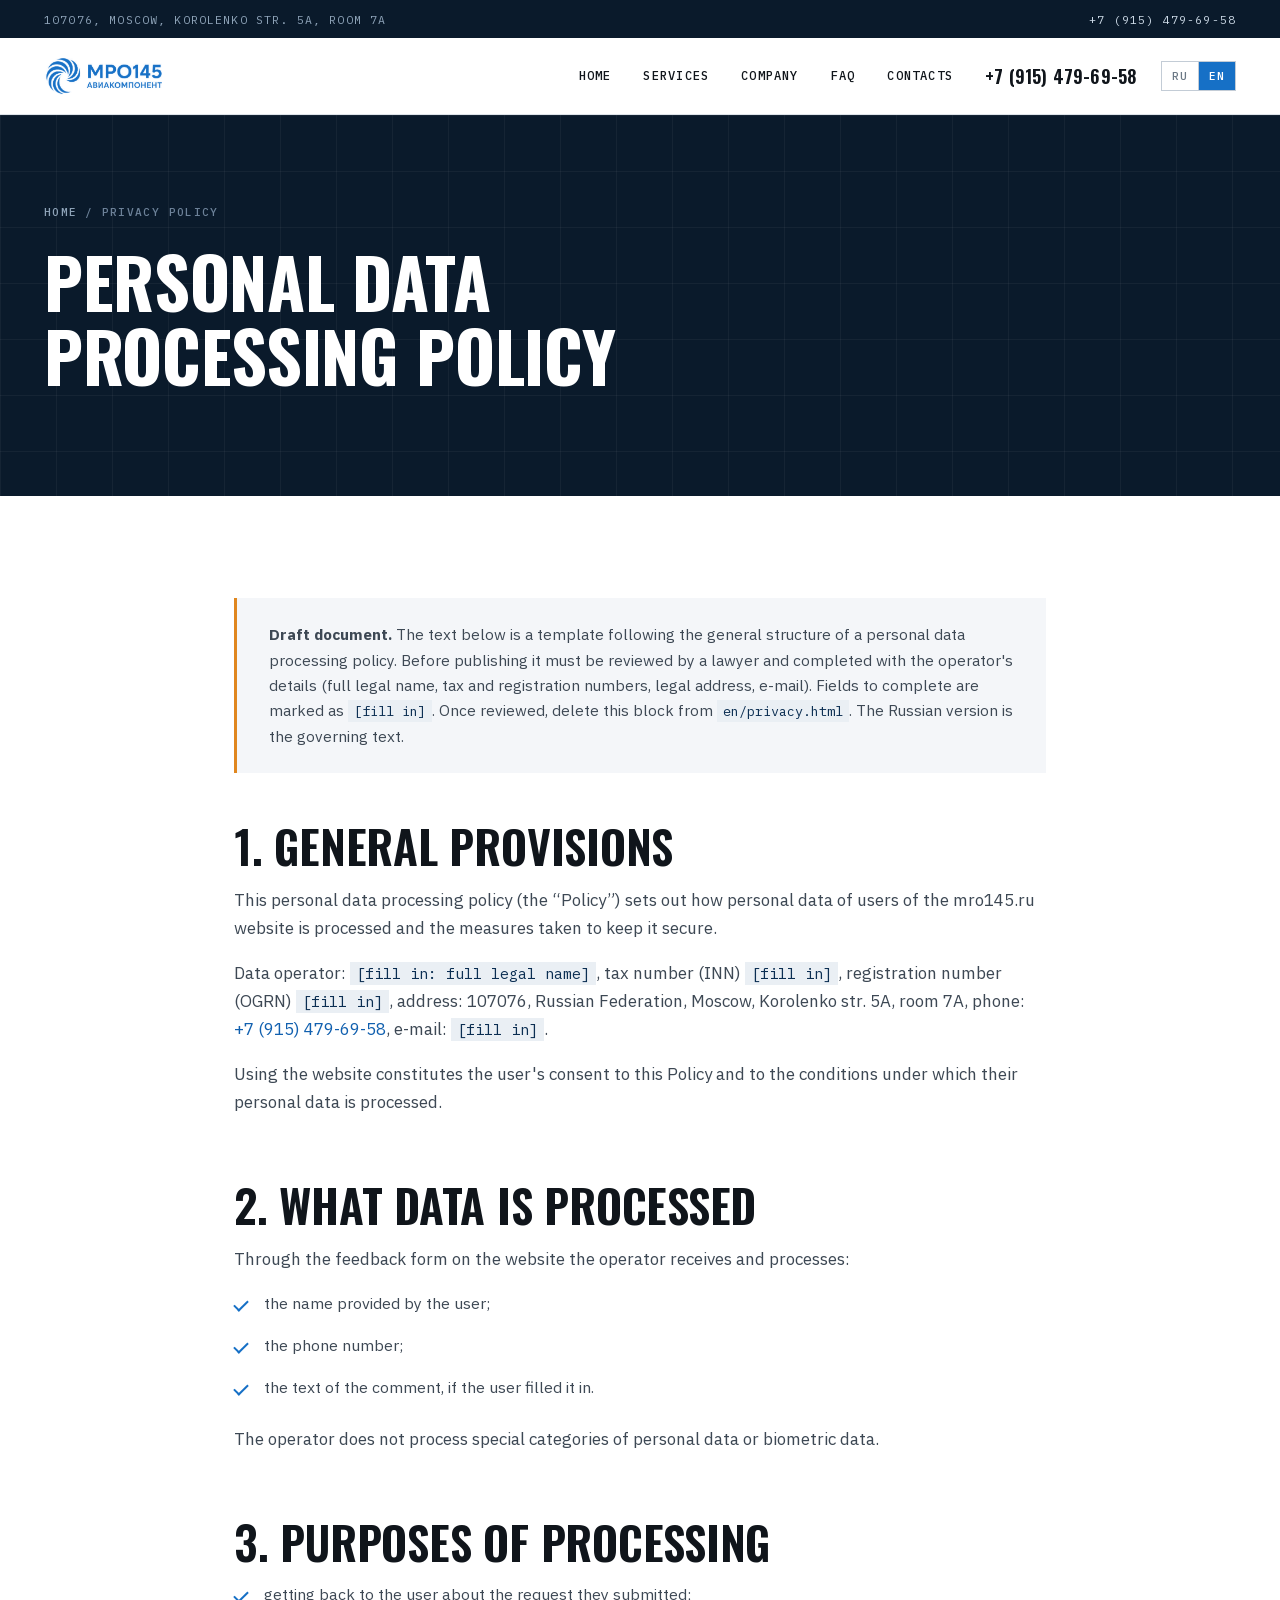
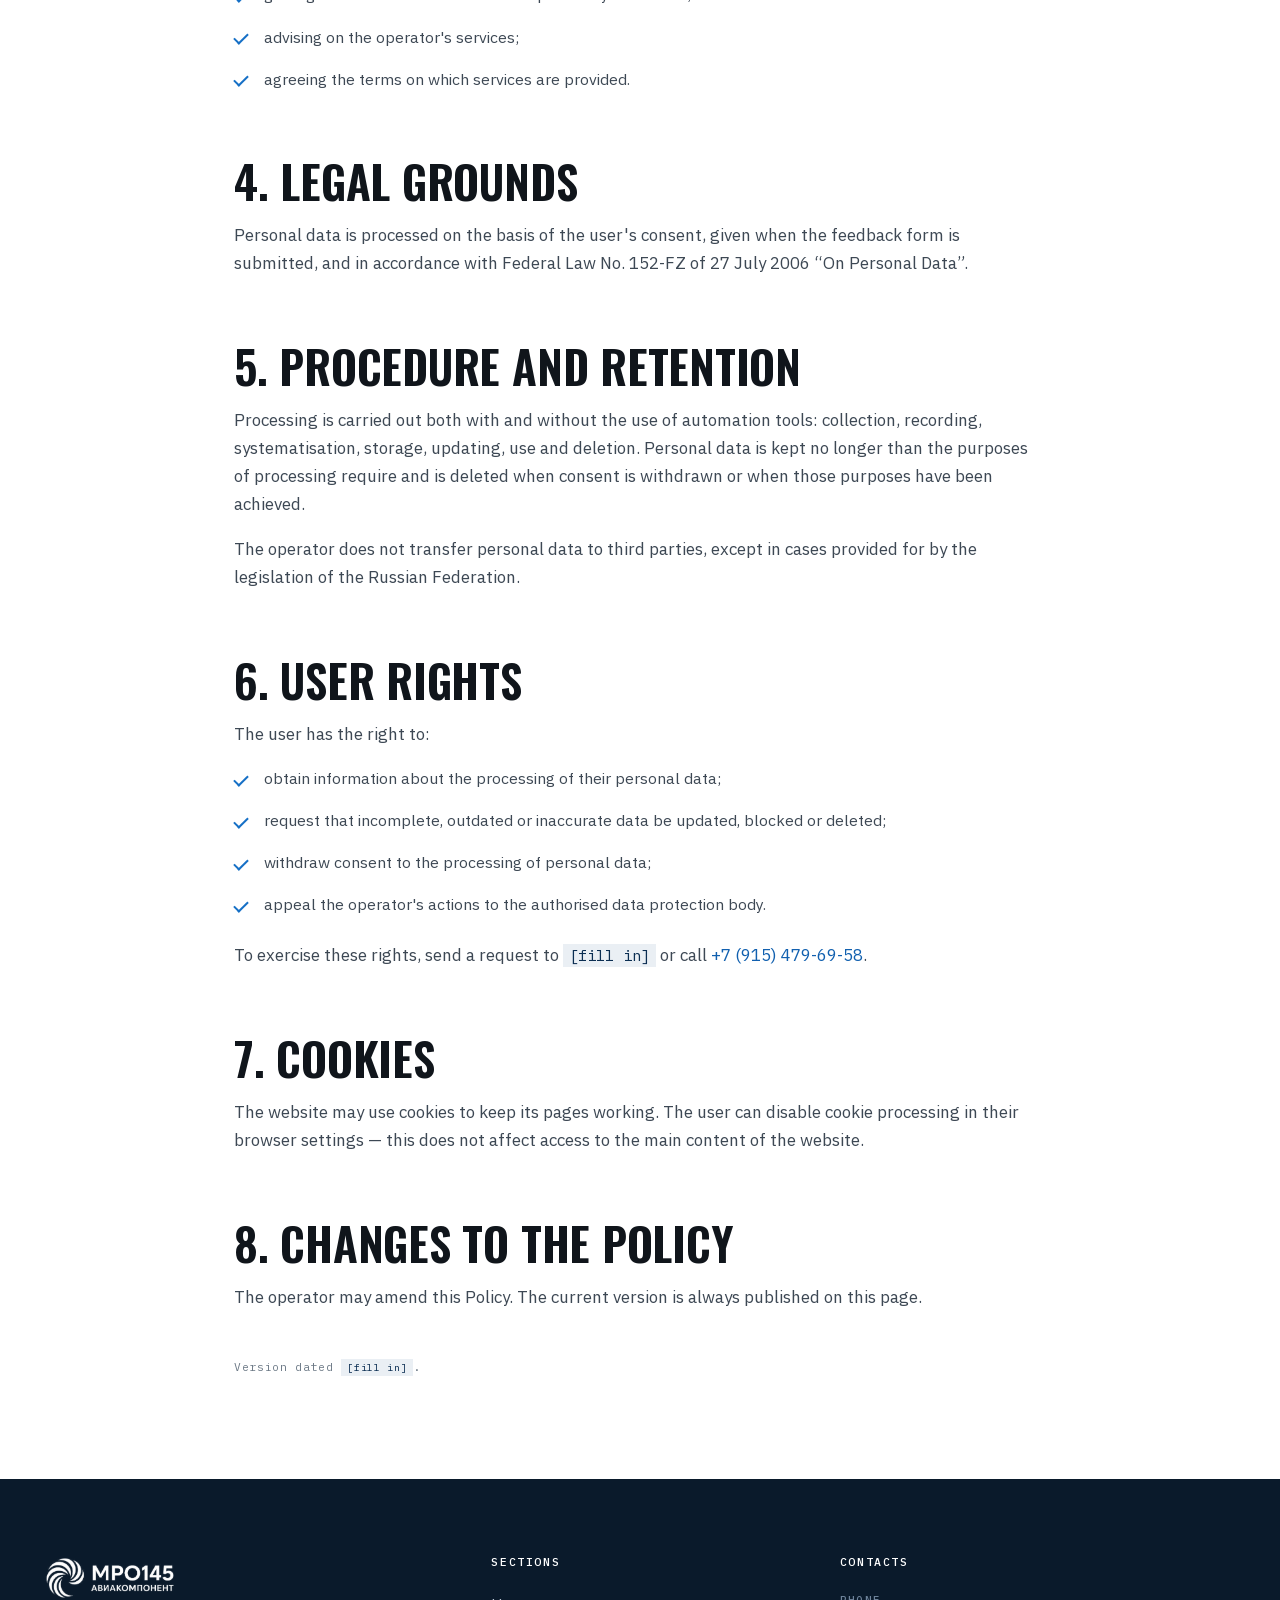
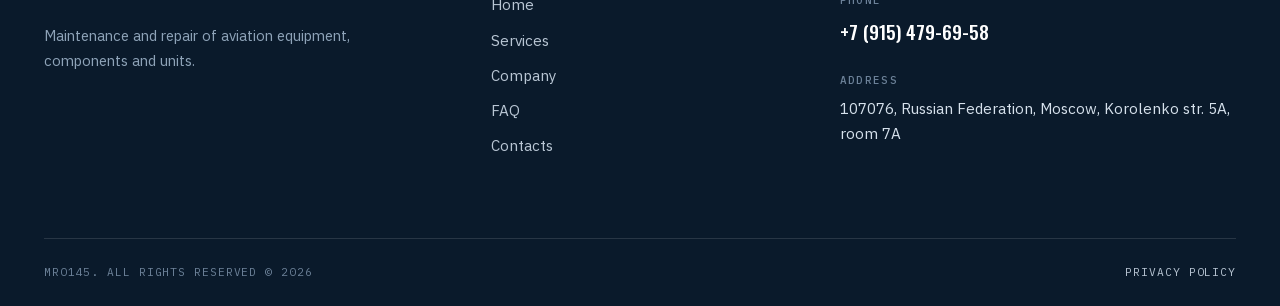
<file: en/privacy.html>
<!DOCTYPE html>
<html lang="en">
<head>
<meta charset="utf-8">
<meta name="viewport" content="width=device-width, initial-scale=1">
<title>Personal data processing policy — MRO 145 AVIACOMPONENT</title>
<meta name="description" content="Policy regarding the processing of personal data on the MRO 145 AVIACOMPONENT website.">
<meta name="robots" content="noindex, follow">
<link rel="canonical" href="https://mro145.ru/en/privacy.html">
<link rel="alternate" hreflang="ru" href="https://mro145.ru/privacy.html">
<link rel="alternate" hreflang="en" href="https://mro145.ru/en/privacy.html">
<meta name="theme-color" content="#0a1a2b">

<link rel="icon" href="../assets/img/favicon-64.png" sizes="64x64" type="image/png">
<link rel="apple-touch-icon" href="../assets/img/favicon-180.png">
<link rel="stylesheet" href="../assets/css/fonts.css">
<link rel="stylesheet" href="../assets/css/style.css">
</head>
<body>
<a class="skip-link" href="#main">Skip to content</a>

<div class="topbar">
  <div class="shell topbar__row">
    <span>107076, Moscow, Korolenko str. 5A, room 7A</span>
    <a href="tel:+79154796958">+7 (915) 479-69-58</a>
  </div>
</div>

<header class="site-header">
  <div class="shell site-header__row">
    <a class="brand" href="index.html" aria-label="MRO 145 AVIACOMPONENT — home">
      <img src="../assets/img/logo-wide.png" width="834" height="279" alt="MRO 145 AVIACOMPONENT">
    </a>

    <nav class="nav" id="site-nav" aria-label="Main menu">
      <ul class="nav__list">
        <li><a class="nav__link" href="index.html">Home</a></li>
        <li><a class="nav__link" href="services.html">Services</a></li>
        <li><a class="nav__link" href="about.html">Company</a></li>
        <li><a class="nav__link" href="faq.html">FAQ</a></li>
        <li><a class="nav__link" href="contacts.html">Contacts</a></li>
      </ul>
      <a class="nav__phone" href="tel:+79154796958">+7 (915) 479-69-58</a>
    </nav>

    <div class="header-tools">
      <a class="header-phone" href="tel:+79154796958">+7 (915) 479-69-58</a>
      <div class="lang">
        <a href="../privacy.html" hreflang="ru">RU</a>
        <a href="privacy.html" aria-current="true">EN</a>
      </div>
    </div>

    <button class="burger" type="button" aria-expanded="false" aria-controls="site-nav" aria-label="Open menu">
      <span class="burger__box" aria-hidden="true"><span></span><span></span><span></span></span>
    </button>
  </div>
</header>

<main id="main">

  <section class="page-head">
    <div class="gridlines" aria-hidden="true"></div>
    <div class="shell page-head__inner">
      <nav class="crumbs" aria-label="Breadcrumb">
        <a href="index.html">Home</a> <span aria-hidden="true">/</span> <span>Privacy policy</span>
      </nav>
      <h1>Personal data processing policy</h1>
    </div>
  </section>

  <section class="section">
    <div class="shell" style="max-width: 860px">

      <!-- ⚠️ REMOVE THIS BLOCK BEFORE PUBLISHING THE SITE -->
      <div class="note" style="border-color: var(--accent); margin-bottom: var(--s6)">
        <strong>Draft document.</strong> The text below is a template following the general
        structure of a personal data processing policy. Before publishing it must be reviewed
        by a lawyer and completed with the operator's details (full legal name, tax and
        registration numbers, legal address, e-mail). Fields to complete are marked
        as <code>[fill in]</code>. Once reviewed, delete this block
        from <code>en/privacy.html</code>. The Russian version is the governing text.
      </div>

      <h2>1. General provisions</h2>
      <p>
        This personal data processing policy (the “Policy”) sets out how personal data
        of users of the mro145.ru website is processed and the measures taken to keep it secure.
      </p>
      <p>
        Data operator: <code>[fill in: full legal name]</code>,
        tax number (INN) <code>[fill in]</code>, registration number (OGRN) <code>[fill in]</code>,
        address: 107076, Russian Federation, Moscow, Korolenko str. 5A, room 7A,
        phone: <a href="tel:+79154796958">+7 (915) 479-69-58</a>,
        e-mail: <code>[fill in]</code>.
      </p>
      <p>
        Using the website constitutes the user's consent to this Policy and to the conditions
        under which their personal data is processed.
      </p>

      <h2>2. What data is processed</h2>
      <p>Through the feedback form on the website the operator receives and processes:</p>
      <ul class="ticks">
        <li>the name provided by the user;</li>
        <li>the phone number;</li>
        <li>the text of the comment, if the user filled it in.</li>
      </ul>
      <p style="margin-top: var(--s4)">
        The operator does not process special categories of personal data or biometric data.
      </p>

      <h2>3. Purposes of processing</h2>
      <ul class="ticks">
        <li>getting back to the user about the request they submitted;</li>
        <li>advising on the operator's services;</li>
        <li>agreeing the terms on which services are provided.</li>
      </ul>

      <h2>4. Legal grounds</h2>
      <p>
        Personal data is processed on the basis of the user's consent, given when the feedback
        form is submitted, and in accordance with Federal Law No. 152-FZ of 27 July 2006
        “On Personal Data”.
      </p>

      <h2>5. Procedure and retention</h2>
      <p>
        Processing is carried out both with and without the use of automation tools:
        collection, recording, systematisation, storage, updating, use and deletion.
        Personal data is kept no longer than the purposes of processing require and is deleted
        when consent is withdrawn or when those purposes have been achieved.
      </p>
      <p>
        The operator does not transfer personal data to third parties, except in cases provided
        for by the legislation of the Russian Federation.
      </p>

      <h2>6. User rights</h2>
      <p>The user has the right to:</p>
      <ul class="ticks">
        <li>obtain information about the processing of their personal data;</li>
        <li>request that incomplete, outdated or inaccurate data be updated, blocked or deleted;</li>
        <li>withdraw consent to the processing of personal data;</li>
        <li>appeal the operator's actions to the authorised data protection body.</li>
      </ul>
      <p style="margin-top: var(--s4)">
        To exercise these rights, send a request to <code>[fill in]</code>
        or call <a href="tel:+79154796958">+7 (915) 479-69-58</a>.
      </p>

      <h2>7. Cookies</h2>
      <p>
        The website may use cookies to keep its pages working. The user can disable cookie
        processing in their browser settings — this does not affect access to the main content
        of the website.
      </p>

      <h2>8. Changes to the Policy</h2>
      <p>
        The operator may amend this Policy. The current version is always published on this page.
      </p>

      <p class="form-note" style="margin-top: var(--s6)">
        Version dated <code>[fill in]</code>.
      </p>

    </div>
  </section>

</main>

<footer class="site-footer">
  <div class="shell">
    <div class="footer-top">
      <div class="footer-brand">
        <img src="../assets/img/logo-wide-white.png" width="834" height="279" loading="lazy" alt="MRO 145 AVIACOMPONENT">
        <p>Maintenance and repair of aviation equipment, components and units.</p>
      </div>

      <div class="footer-col">
        <h4>Sections</h4>
        <ul>
          <li><a href="index.html">Home</a></li>
          <li><a href="services.html">Services</a></li>
          <li><a href="about.html">Company</a></li>
          <li><a href="faq.html">FAQ</a></li>
          <li><a href="contacts.html">Contacts</a></li>
        </ul>
      </div>

      <div class="footer-col">
        <h4>Contacts</h4>
        <dl class="footer-contact">
          <dt>Phone</dt>
          <dd><a href="tel:+79154796958">+7 (915) 479-69-58</a></dd>
          <dt>Address</dt>
          <dd>107076, Russian Federation, Moscow, Korolenko str. 5A, room 7A</dd>
        </dl>
      </div>
    </div>

    <div class="footer-bottom">
      <span>MRO145. All rights reserved © 2026</span>
      <span><a href="privacy.html">Privacy policy</a></span>
    </div>
  </div>
</footer>

<script src="../assets/js/main.js" defer></script>
</body>
</html>
</file>
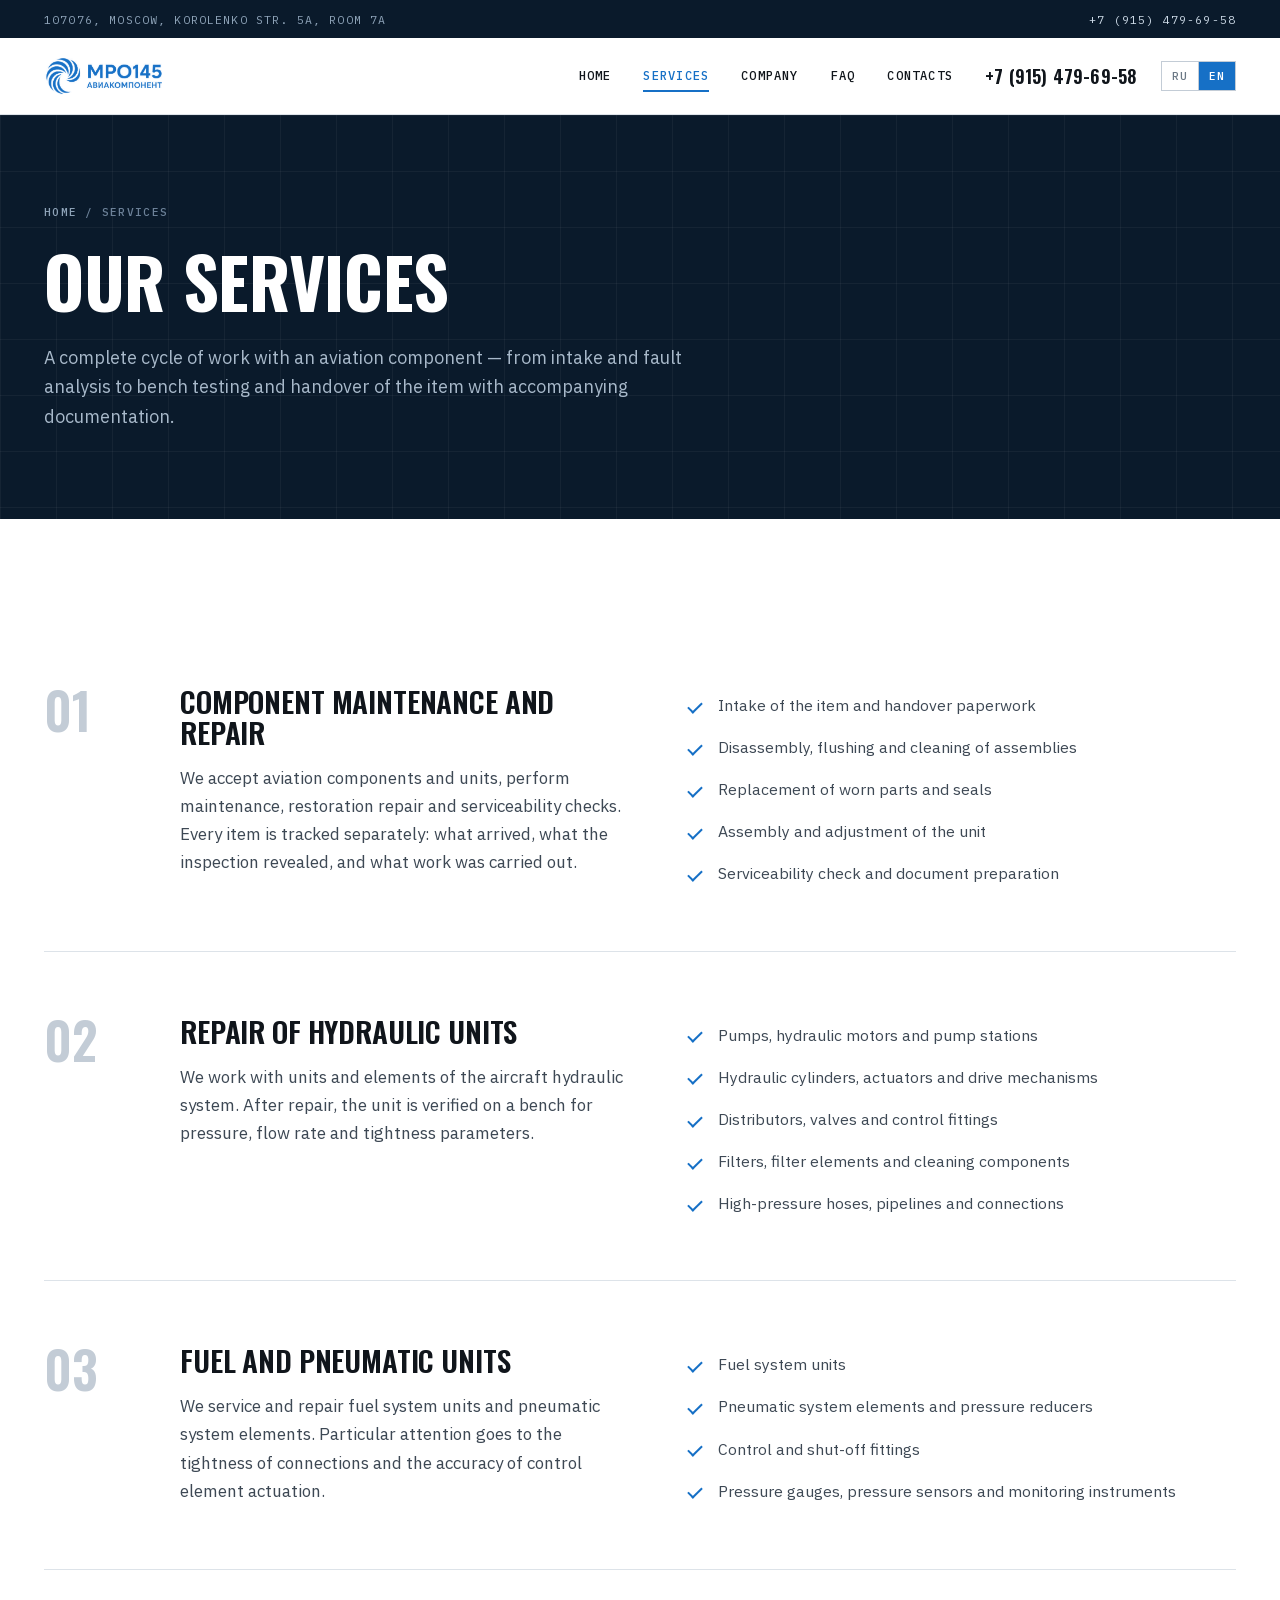
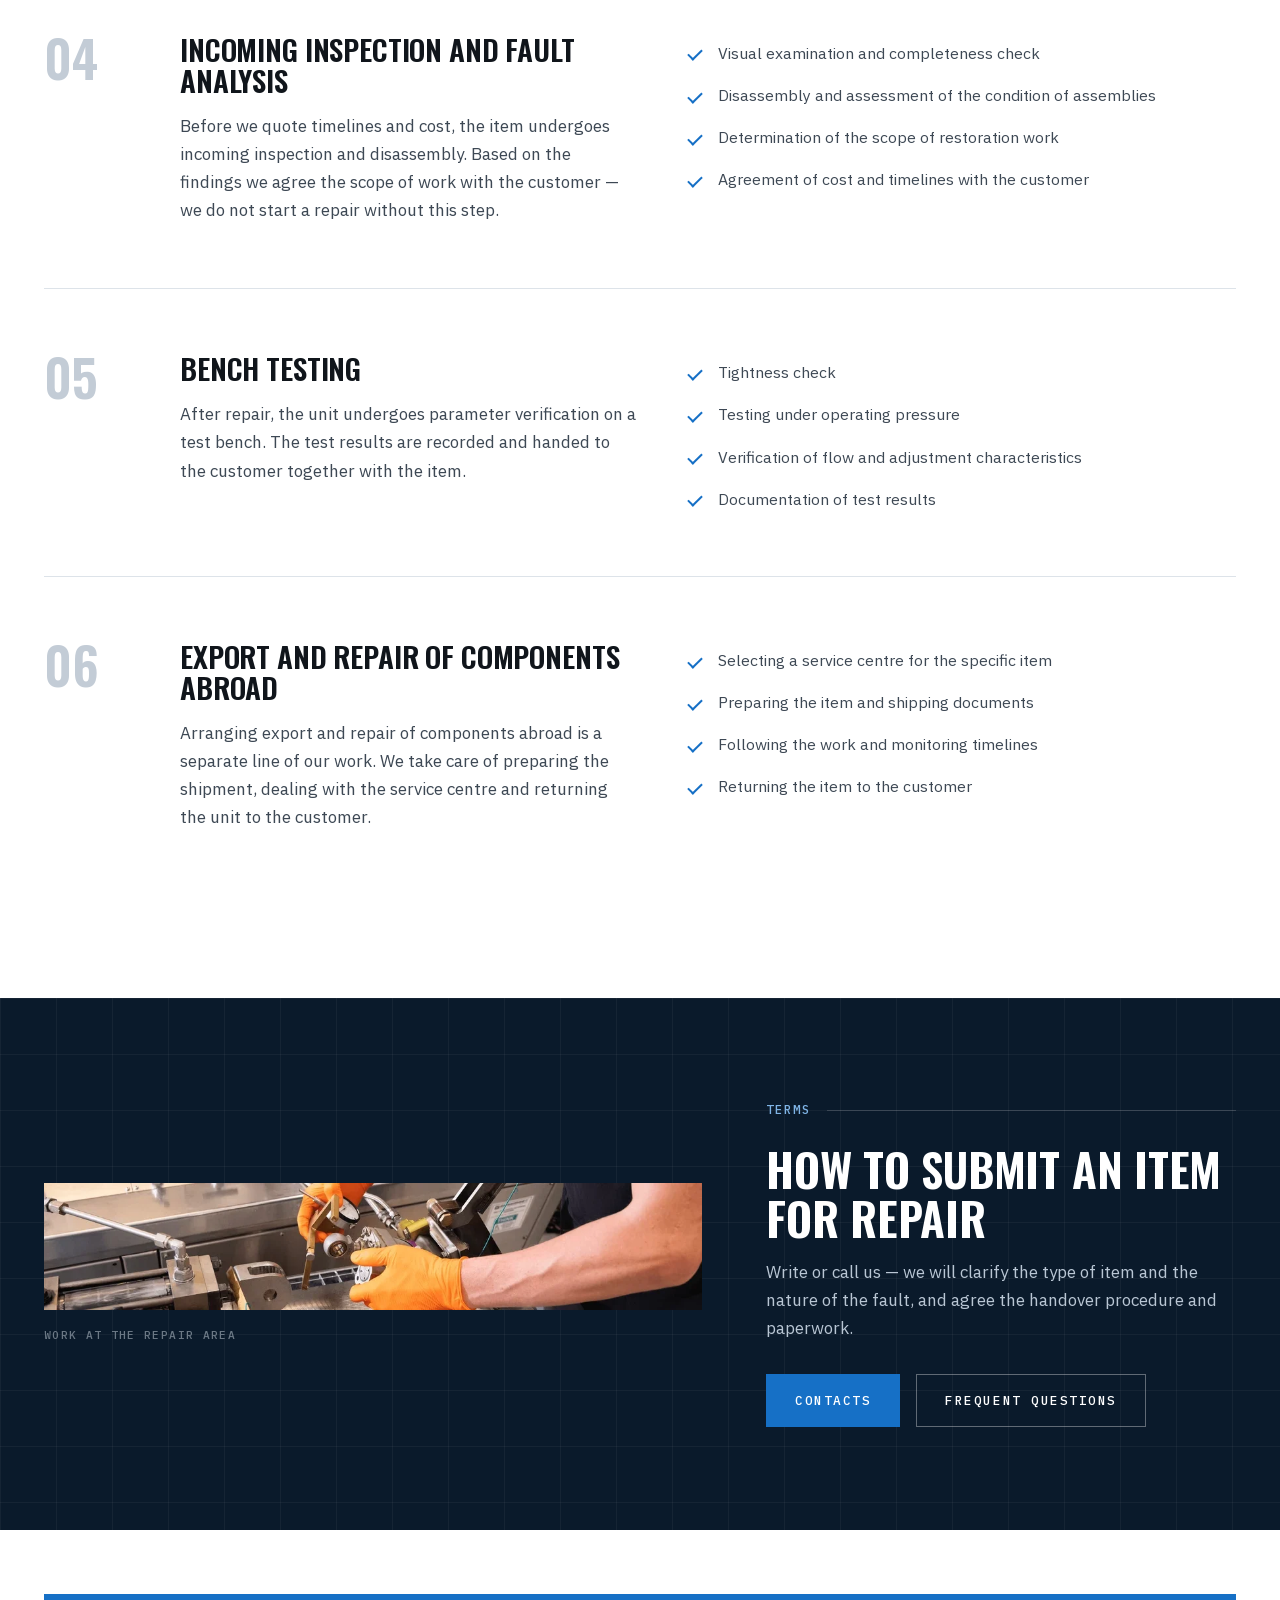
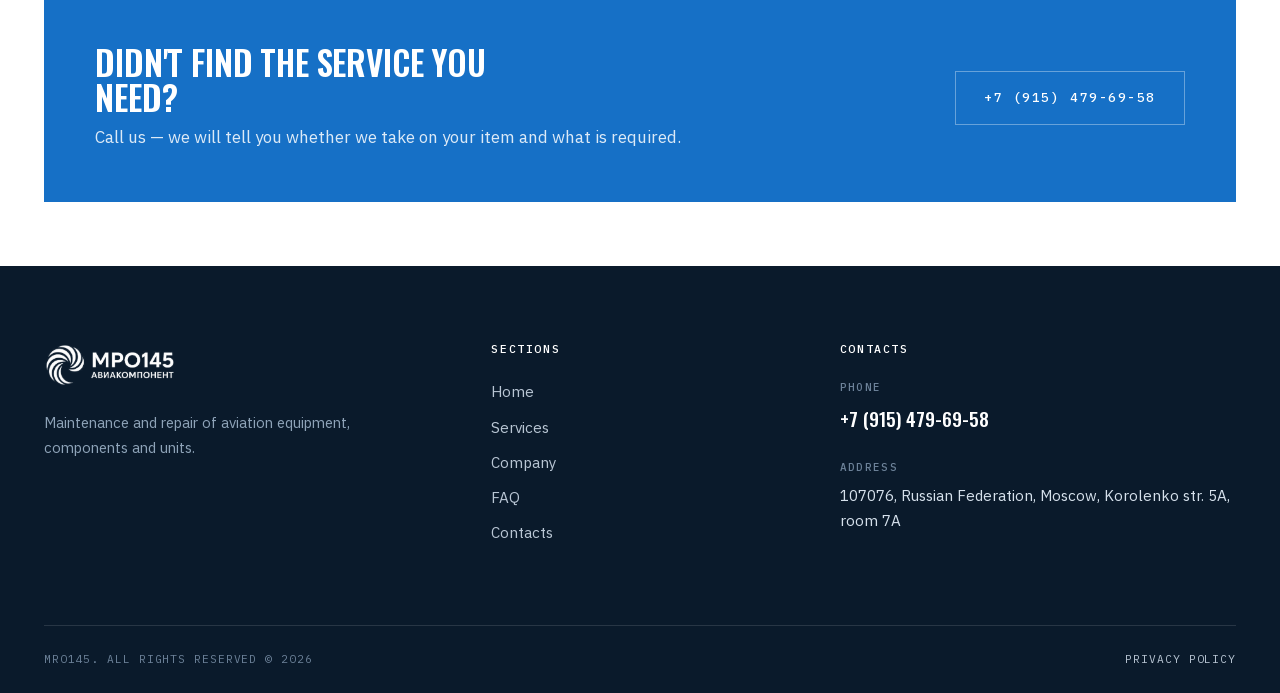
<file: en/services.html>
<!DOCTYPE html>
<html lang="en">
<head>
<meta charset="utf-8">
<meta name="viewport" content="width=device-width, initial-scale=1">
<title>Services — repair of aviation components and units | MRO 145 AVIACOMPONENT</title>
<meta name="description" content="Maintenance and repair of aviation components, repair of hydraulic, fuel and pneumatic units, incoming inspection and fault analysis, bench testing, export and overseas repair of components.">
<link rel="canonical" href="https://mro145.ru/en/services.html">
<link rel="alternate" hreflang="ru" href="https://mro145.ru/services.html">
<link rel="alternate" hreflang="en" href="https://mro145.ru/en/services.html">

<meta property="og:type" content="website">
<meta property="og:locale" content="en_US">
<meta property="og:site_name" content="MRO 145 AVIACOMPONENT">
<meta property="og:title" content="Services — repair of aviation components and units">
<meta property="og:description" content="A complete cycle of work with an aviation component: intake, inspection, repair, testing, handover.">
<meta property="og:image" content="../assets/img/og-image.jpg">
<meta name="theme-color" content="#0a1a2b">

<link rel="icon" href="../assets/img/favicon-64.png" sizes="64x64" type="image/png">
<link rel="apple-touch-icon" href="../assets/img/favicon-180.png">
<link rel="preload" href="../assets/fonts/oswald-var-latin.woff2" as="font" type="font/woff2" crossorigin>
<link rel="preload" href="../assets/fonts/ibm-plex-sans-var-latin.woff2" as="font" type="font/woff2" crossorigin>
<link rel="stylesheet" href="../assets/css/fonts.css">
<link rel="stylesheet" href="../assets/css/style.css">
</head>
<body>
<a class="skip-link" href="#main">Skip to content</a>

<div class="topbar">
  <div class="shell topbar__row">
    <span>107076, Moscow, Korolenko str. 5A, room 7A</span>
    <a href="tel:+79154796958">+7 (915) 479-69-58</a>
  </div>
</div>

<header class="site-header">
  <div class="shell site-header__row">
    <a class="brand" href="index.html" aria-label="MRO 145 AVIACOMPONENT — home">
      <img src="../assets/img/logo-wide.png" width="834" height="279" alt="MRO 145 AVIACOMPONENT">
    </a>

    <nav class="nav" id="site-nav" aria-label="Main menu">
      <ul class="nav__list">
        <li><a class="nav__link" href="index.html">Home</a></li>
        <li><a class="nav__link" href="services.html" aria-current="page">Services</a></li>
        <li><a class="nav__link" href="about.html">Company</a></li>
        <li><a class="nav__link" href="faq.html">FAQ</a></li>
        <li><a class="nav__link" href="contacts.html">Contacts</a></li>
      </ul>
      <a class="nav__phone" href="tel:+79154796958">+7 (915) 479-69-58</a>
    </nav>

    <div class="header-tools">
      <a class="header-phone" href="tel:+79154796958">+7 (915) 479-69-58</a>
      <div class="lang">
        <a href="../services.html" hreflang="ru">RU</a>
        <a href="services.html" aria-current="true">EN</a>
      </div>
    </div>

    <button class="burger" type="button" aria-expanded="false" aria-controls="site-nav" aria-label="Open menu">
      <span class="burger__box" aria-hidden="true"><span></span><span></span><span></span></span>
    </button>
  </div>
</header>

<main id="main">

  <section class="page-head">
    <div class="gridlines" aria-hidden="true"></div>
    <div class="shell page-head__inner">
      <nav class="crumbs" aria-label="Breadcrumb">
        <a href="index.html">Home</a> <span aria-hidden="true">/</span> <span>Services</span>
      </nav>
      <h1>Our services</h1>
      <p>
        A complete cycle of work with an aviation component — from intake and fault analysis
        to bench testing and handover of the item with accompanying documentation.
      </p>
    </div>
  </section>

  <section class="section">
    <div class="shell">

      <article class="service" id="toir">
        <div class="service__num" aria-hidden="true">01</div>
        <div class="service__body">
          <div>
            <h2>Component maintenance and repair</h2>
            <p>
              We accept aviation components and units, perform maintenance, restoration
              repair and serviceability checks. Every item is tracked separately:
              what arrived, what the inspection revealed, and what work was carried out.
            </p>
          </div>
          <div class="service__list">
            <ul class="ticks">
              <li>Intake of the item and handover paperwork</li>
              <li>Disassembly, flushing and cleaning of assemblies</li>
              <li>Replacement of worn parts and seals</li>
              <li>Assembly and adjustment of the unit</li>
              <li>Serviceability check and document preparation</li>
            </ul>
          </div>
        </div>
      </article>

      <article class="service" id="hydraulics">
        <div class="service__num" aria-hidden="true">02</div>
        <div class="service__body">
          <div>
            <h2>Repair of hydraulic units</h2>
            <p>
              We work with units and elements of the aircraft hydraulic system.
              After repair, the unit is verified on a bench for pressure, flow rate
              and tightness parameters.
            </p>
          </div>
          <div class="service__list">
            <ul class="ticks">
              <li>Pumps, hydraulic motors and pump stations</li>
              <li>Hydraulic cylinders, actuators and drive mechanisms</li>
              <li>Distributors, valves and control fittings</li>
              <li>Filters, filter elements and cleaning components</li>
              <li>High-pressure hoses, pipelines and connections</li>
            </ul>
          </div>
        </div>
      </article>

      <article class="service" id="fuel">
        <div class="service__num" aria-hidden="true">03</div>
        <div class="service__body">
          <div>
            <h2>Fuel and pneumatic units</h2>
            <p>
              We service and repair fuel system units and pneumatic system elements.
              Particular attention goes to the tightness of connections and the accuracy
              of control element actuation.
            </p>
          </div>
          <div class="service__list">
            <ul class="ticks">
              <li>Fuel system units</li>
              <li>Pneumatic system elements and pressure reducers</li>
              <li>Control and shut-off fittings</li>
              <li>Pressure gauges, pressure sensors and monitoring instruments</li>
            </ul>
          </div>
        </div>
      </article>

      <article class="service" id="inspection">
        <div class="service__num" aria-hidden="true">04</div>
        <div class="service__body">
          <div>
            <h2>Incoming inspection and fault analysis</h2>
            <p>
              Before we quote timelines and cost, the item undergoes incoming inspection
              and disassembly. Based on the findings we agree the scope of work with
              the customer — we do not start a repair without this step.
            </p>
          </div>
          <div class="service__list">
            <ul class="ticks">
              <li>Visual examination and completeness check</li>
              <li>Disassembly and assessment of the condition of assemblies</li>
              <li>Determination of the scope of restoration work</li>
              <li>Agreement of cost and timelines with the customer</li>
            </ul>
          </div>
        </div>
      </article>

      <article class="service" id="testing">
        <div class="service__num" aria-hidden="true">05</div>
        <div class="service__body">
          <div>
            <h2>Bench testing</h2>
            <p>
              After repair, the unit undergoes parameter verification on a test bench.
              The test results are recorded and handed to the customer together with the item.
            </p>
          </div>
          <div class="service__list">
            <ul class="ticks">
              <li>Tightness check</li>
              <li>Testing under operating pressure</li>
              <li>Verification of flow and adjustment characteristics</li>
              <li>Documentation of test results</li>
            </ul>
          </div>
        </div>
      </article>

      <article class="service" id="export">
        <div class="service__num" aria-hidden="true">06</div>
        <div class="service__body">
          <div>
            <h2>Export and repair of components abroad</h2>
            <p>
              Arranging export and repair of components abroad is a separate line of our work.
              We take care of preparing the shipment, dealing with the service centre
              and returning the unit to the customer.
            </p>
          </div>
          <div class="service__list">
            <ul class="ticks">
              <li>Selecting a service centre for the specific item</li>
              <li>Preparing the item and shipping documents</li>
              <li>Following the work and monitoring timelines</li>
              <li>Returning the item to the customer</li>
            </ul>
          </div>
        </div>
      </article>

    </div>
  </section>

  <section class="section section--dark">
    <div class="gridlines" aria-hidden="true"></div>
    <div class="shell">
      <div class="split split--wide-left">
        <div class="split__media reveal">
          <picture>
            <source srcset="../assets/img/hero-workshop.webp" type="image/webp">
            <img src="../assets/img/hero-workshop.jpg" width="1000" height="192" loading="lazy" decoding="async"
                 alt="A specialist working on an aviation unit at the bench">
          </picture>
          <p class="caption">Work at the repair area</p>
        </div>
        <div class="reveal" data-delay="1">
          <p class="eyebrow eyebrow--light">Terms</p>
          <h2>How to submit an item for repair</h2>
          <p>
            Write or call us — we will clarify the type of item and the nature of the fault,
            and agree the handover procedure and paperwork.
          </p>
          <div class="btn-row" style="margin-top: var(--s5)">
            <a class="btn btn--primary" href="contacts.html">Contacts</a>
            <a class="btn btn--light" href="faq.html">Frequent questions</a>
          </div>
        </div>
      </div>
    </div>
  </section>

  <section class="section section--tight">
    <div class="shell">
      <div class="cta-band reveal">
        <div>
          <h2>Didn't find the service you need?</h2>
          <p>Call us — we will tell you whether we take on your item and what is required.</p>
        </div>
        <a class="btn btn--light" href="tel:+79154796958">+7 (915) 479-69-58</a>
      </div>
    </div>
  </section>

</main>

<footer class="site-footer">
  <div class="shell">
    <div class="footer-top">
      <div class="footer-brand">
        <img src="../assets/img/logo-wide-white.png" width="834" height="279" loading="lazy" alt="MRO 145 AVIACOMPONENT">
        <p>Maintenance and repair of aviation equipment, components and units.</p>
      </div>

      <div class="footer-col">
        <h4>Sections</h4>
        <ul>
          <li><a href="index.html">Home</a></li>
          <li><a href="services.html">Services</a></li>
          <li><a href="about.html">Company</a></li>
          <li><a href="faq.html">FAQ</a></li>
          <li><a href="contacts.html">Contacts</a></li>
        </ul>
      </div>

      <div class="footer-col">
        <h4>Contacts</h4>
        <dl class="footer-contact">
          <dt>Phone</dt>
          <dd><a href="tel:+79154796958">+7 (915) 479-69-58</a></dd>
          <dt>Address</dt>
          <dd>107076, Russian Federation, Moscow, Korolenko str. 5A, room 7A</dd>
        </dl>
      </div>
    </div>

    <div class="footer-bottom">
      <span>MRO145. All rights reserved © 2026</span>
      <span><a href="privacy.html">Privacy policy</a></span>
    </div>
  </div>
</footer>

<script src="../assets/js/main.js" defer></script>
</body>
</html>
</file>
<file: assets/css/fonts.css>
/* Шрифты подключены локально — внешних запросов нет.
   Oswald — заголовки, IBM Plex Sans — текст, IBM Plex Mono — технические подписи.
   Подмножества: кириллица + латиница. */

@font-face {
  font-family: 'IBM Plex Mono';
  font-style: normal;
  font-weight: 400;
  font-display: swap;
  src: url(../fonts/ibm-plex-mono-400-cyrillic.woff2) format('woff2');
  unicode-range: U+0301, U+0400-045F, U+0490-0491, U+04B0-04B1, U+2116;
}

@font-face {
  font-family: 'IBM Plex Mono';
  font-style: normal;
  font-weight: 400;
  font-display: swap;
  src: url(../fonts/ibm-plex-mono-400-latin.woff2) format('woff2');
  unicode-range: U+0000-00FF, U+0131, U+0152-0153, U+02BB-02BC, U+02C6, U+02DA, U+02DC, U+0304, U+0308, U+0329, U+2000-206F, U+20AC, U+2122, U+2191, U+2193, U+2212, U+2215, U+FEFF, U+FFFD;
}

@font-face {
  font-family: 'IBM Plex Mono';
  font-style: normal;
  font-weight: 500;
  font-display: swap;
  src: url(../fonts/ibm-plex-mono-500-cyrillic.woff2) format('woff2');
  unicode-range: U+0301, U+0400-045F, U+0490-0491, U+04B0-04B1, U+2116;
}

@font-face {
  font-family: 'IBM Plex Mono';
  font-style: normal;
  font-weight: 500;
  font-display: swap;
  src: url(../fonts/ibm-plex-mono-500-latin.woff2) format('woff2');
  unicode-range: U+0000-00FF, U+0131, U+0152-0153, U+02BB-02BC, U+02C6, U+02DA, U+02DC, U+0304, U+0308, U+0329, U+2000-206F, U+20AC, U+2122, U+2191, U+2193, U+2212, U+2215, U+FEFF, U+FFFD;
}

@font-face {
  font-family: 'IBM Plex Sans';
  font-style: normal;
  font-weight: 400 700;
  font-display: swap;
  src: url(../fonts/ibm-plex-sans-var-cyrillic.woff2) format('woff2');
  unicode-range: U+0301, U+0400-045F, U+0490-0491, U+04B0-04B1, U+2116;
}

@font-face {
  font-family: 'IBM Plex Sans';
  font-style: normal;
  font-weight: 400 700;
  font-display: swap;
  src: url(../fonts/ibm-plex-sans-var-latin.woff2) format('woff2');
  unicode-range: U+0000-00FF, U+0131, U+0152-0153, U+02BB-02BC, U+02C6, U+02DA, U+02DC, U+0304, U+0308, U+0329, U+2000-206F, U+20AC, U+2122, U+2191, U+2193, U+2212, U+2215, U+FEFF, U+FFFD;
}

@font-face {
  font-family: 'Oswald';
  font-style: normal;
  font-weight: 400 700;
  font-display: swap;
  src: url(../fonts/oswald-var-cyrillic.woff2) format('woff2');
  unicode-range: U+0301, U+0400-045F, U+0490-0491, U+04B0-04B1, U+2116;
}

@font-face {
  font-family: 'Oswald';
  font-style: normal;
  font-weight: 400 700;
  font-display: swap;
  src: url(../fonts/oswald-var-latin.woff2) format('woff2');
  unicode-range: U+0000-00FF, U+0131, U+0152-0153, U+02BB-02BC, U+02C6, U+02DA, U+02DC, U+0304, U+0308, U+0329, U+2000-206F, U+20AC, U+2122, U+2191, U+2193, U+2212, U+2215, U+FEFF, U+FFFD;
}
</file>
<file: assets/css/style.css>
/* =========================================================================
   МРО 145 АВИАКОМПОНЕНТ — таблица стилей
   Визуальный язык: техническая документация авиапредприятия.
   Прямые углы, тонкие линии, моноширинные подписи, синий из логотипа.
   ========================================================================= */

/* ---------- 1. Токены ---------- */

:root {
  /* Фирменный синий взят пипеткой из логотипа */
  --blue: #1670c6;
  --blue-700: #1160af;
  --blue-900: #0b2e52;

  --navy: #0a1a2b;
  --navy-2: #0f2739;

  --ink: #10151b;
  --body: #3d4854;
  --muted: #6b7885;

  --line: #dde3e9;
  --line-2: #c3ccd6;

  --paper: #ffffff;
  --paper-2: #f4f6f9;
  --paper-3: #eaeff4;

  --accent: #e0871f;

  --ok: #1c8a5b;
  --err: #c0392f;

  --font-display: "Oswald", "Arial Narrow", sans-serif;
  --font-body: "IBM Plex Sans", "Helvetica Neue", Arial, sans-serif;
  --font-mono: "IBM Plex Mono", "SF Mono", Consolas, monospace;

  --shell: 1240px;
  --gutter: 24px;

  --s1: 4px;
  --s2: 8px;
  --s3: 16px;
  --s4: 24px;
  --s5: 32px;
  --s6: 48px;
  --s7: 64px;
  --s8: 96px;
  --s9: 128px;

  --header-h: 76px;

  --ease: cubic-bezier(0.22, 0.61, 0.36, 1);
}

/* ---------- 2. Сброс и база ---------- */

*,
*::before,
*::after {
  box-sizing: border-box;
}

html {
  -webkit-text-size-adjust: 100%;
  scroll-behavior: smooth;
  scroll-padding-top: calc(var(--header-h) + 16px);
}

body {
  margin: 0;
  background: var(--paper);
  color: var(--body);
  font-family: var(--font-body);
  font-size: 17px;
  line-height: 1.65;
  font-feature-settings: "kern", "liga";
  -webkit-font-smoothing: antialiased;
  -moz-osx-font-smoothing: grayscale;
  overflow-wrap: break-word;
}

body.is-locked {
  overflow: hidden;
}

img,
picture,
svg {
  max-width: 100%;
  display: block;
}

a {
  color: var(--blue-700);
  text-decoration: none;
  transition: color 0.2s var(--ease);
}

a:hover {
  color: var(--blue);
}

ul,
ol {
  margin: 0;
  padding: 0;
  list-style: none;
}

p {
  margin: 0 0 1em;
}

p:last-child {
  margin-bottom: 0;
}

button {
  font: inherit;
  color: inherit;
  border: 0;
  background: none;
  cursor: pointer;
}

input,
textarea,
select {
  font: inherit;
  color: inherit;
}

:focus-visible {
  outline: 2px solid var(--blue);
  outline-offset: 3px;
}

::selection {
  background: var(--blue);
  color: #fff;
}

.skip-link {
  position: absolute;
  top: -100px;
  left: var(--s3);
  z-index: 200;
  padding: var(--s2) var(--s4);
  background: var(--blue);
  color: #fff;
  font-weight: 600;
}

.skip-link:focus {
  top: var(--s2);
  color: #fff;
}

/* ---------- 3. Типографика ---------- */

h1,
h2,
h3,
h4 {
  margin: 0 0 var(--s3);
  color: var(--ink);
  font-family: var(--font-display);
  font-weight: 600;
  line-height: 1.06;
  letter-spacing: -0.005em;
  text-transform: uppercase;
}

h1 {
  font-size: clamp(2.4rem, 5.4vw, 4.4rem);
  font-weight: 700;
}

h2 {
  font-size: clamp(1.85rem, 3.6vw, 3rem);
}

h3 {
  font-size: clamp(1.2rem, 1.9vw, 1.55rem);
  letter-spacing: 0.005em;
}

h4 {
  font-size: 1.05rem;
  letter-spacing: 0.02em;
}

/* Моноширинная надпись-указатель над заголовком: «01 / УСЛУГИ» */
.eyebrow {
  display: flex;
  align-items: center;
  gap: var(--s3);
  margin-bottom: var(--s4);
  color: var(--blue);
  font-family: var(--font-mono);
  font-size: 0.76rem;
  font-weight: 500;
  letter-spacing: 0.16em;
  text-transform: uppercase;
}

.eyebrow::after {
  content: "";
  flex: 1;
  height: 1px;
  background: var(--line);
}

.eyebrow--light {
  color: #7fb4e6;
}

.eyebrow--light::after {
  background: rgba(255, 255, 255, 0.16);
}

.eyebrow__num {
  padding: 2px 7px;
  background: var(--blue);
  color: #fff;
  font-variant-numeric: tabular-nums;
}

.eyebrow--light .eyebrow__num {
  background: var(--blue);
  color: #fff;
}

/* ---------- 4. Каркас ---------- */

.shell {
  width: 100%;
  max-width: var(--shell);
  margin-inline: auto;
  padding-inline: var(--gutter);
}

.section {
  position: relative;
  padding-block: clamp(56px, 8vw, 104px);
}

.section--tight {
  padding-block: clamp(40px, 5vw, 64px);
}

.section--paper {
  background: var(--paper-2);
}

.section--dark {
  background: var(--navy);
  color: #b9c6d4;
}

.section--dark h2,
.section--dark h3,
.section--dark h4 {
  color: #fff;
}

.section--line {
  border-top: 1px solid var(--line);
}

.section__head {
  max-width: 760px;
  margin-bottom: clamp(32px, 4vw, 56px);
}

.section__head p {
  color: var(--muted);
}

.section--dark .section__head p {
  color: #91a3b6;
}

/* Чертёжная сетка для тёмных блоков */
.gridlines {
  position: absolute;
  inset: 0;
  background-image: linear-gradient(
      to right,
      rgba(255, 255, 255, 0.045) 1px,
      transparent 1px
    ),
    linear-gradient(to bottom, rgba(255, 255, 255, 0.045) 1px, transparent 1px);
  background-size: 56px 56px;
  pointer-events: none;
}

.gridlines--ink {
  background-image: linear-gradient(
      to right,
      rgba(16, 21, 27, 0.045) 1px,
      transparent 1px
    ),
    linear-gradient(to bottom, rgba(16, 21, 27, 0.045) 1px, transparent 1px);
}

.gridlines + * {
  position: relative;
}

/* ---------- 5. Кнопки ---------- */

.btn {
  display: inline-flex;
  align-items: center;
  justify-content: center;
  gap: var(--s2);
  padding: 15px 28px;
  border: 1px solid transparent;
  font-family: var(--font-mono);
  font-size: 0.8rem;
  font-weight: 500;
  letter-spacing: 0.12em;
  text-transform: uppercase;
  text-align: center;
  white-space: nowrap;
  cursor: pointer;
  transition: background 0.2s var(--ease), color 0.2s var(--ease),
    border-color 0.2s var(--ease), transform 0.2s var(--ease);
}

.btn:active {
  transform: translateY(1px);
}

.btn--primary {
  background: var(--blue);
  border-color: var(--blue);
  color: #fff;
}

.btn--primary:hover {
  background: var(--blue-700);
  border-color: var(--blue-700);
  color: #fff;
}

.btn--ghost {
  border-color: var(--line-2);
  color: var(--ink);
}

.btn--ghost:hover {
  border-color: var(--blue);
  color: var(--blue);
}

.btn--light {
  border-color: rgba(255, 255, 255, 0.35);
  color: #fff;
}

.btn--light:hover {
  background: #fff;
  border-color: #fff;
  color: var(--navy);
}

.btn--block {
  width: 100%;
}

.btn-row {
  display: flex;
  flex-wrap: wrap;
  gap: var(--s3);
}

/* ---------- 6. Шапка ---------- */

.topbar {
  background: var(--navy);
  color: #8ea3b8;
  font-family: var(--font-mono);
  font-size: 0.72rem;
  letter-spacing: 0.1em;
  text-transform: uppercase;
}

.topbar__row {
  display: flex;
  align-items: center;
  justify-content: space-between;
  gap: var(--s4);
  min-height: 38px;
  padding-block: 8px;
}

.topbar__row > * {
  min-width: 0;
}

.topbar span {
  overflow: hidden;
  text-overflow: ellipsis;
  white-space: nowrap;
}

.topbar a {
  color: #cddae7;
}

.topbar a:hover {
  color: #fff;
}

.site-header {
  position: sticky;
  top: 0;
  z-index: 100;
  background: rgba(255, 255, 255, 0.94);
  backdrop-filter: blur(10px);
  border-bottom: 1px solid var(--line);
}

.site-header__row {
  display: flex;
  align-items: center;
  gap: var(--s5);
  min-height: var(--header-h);
}

.brand {
  flex-shrink: 0;
  display: block;
  line-height: 0;
}

.brand img {
  width: auto;
  height: 40px;
}

.nav {
  margin-left: auto;
}

.nav__list {
  display: flex;
  align-items: center;
  gap: var(--s5);
}

.nav__link {
  position: relative;
  display: block;
  padding-block: 6px;
  color: var(--ink);
  font-family: var(--font-mono);
  font-size: 0.76rem;
  font-weight: 500;
  letter-spacing: 0.1em;
  text-transform: uppercase;
}

.nav__link::after {
  content: "";
  position: absolute;
  left: 0;
  bottom: 0;
  width: 0;
  height: 2px;
  background: var(--blue);
  transition: width 0.25s var(--ease);
}

.nav__link:hover::after,
.nav__link[aria-current="page"]::after {
  width: 100%;
}

.nav__link[aria-current="page"] {
  color: var(--blue);
}

/* Телефон внутри выпадающего меню — только на мобильных */
.nav__phone {
  display: none;
}

.header-tools {
  display: flex;
  align-items: center;
  gap: var(--s4);
}

.header-phone {
  color: var(--ink);
  font-family: var(--font-display);
  font-size: 1.15rem;
  font-weight: 600;
  letter-spacing: 0.01em;
  white-space: nowrap;
}

.header-phone:hover {
  color: var(--blue);
}

/* Переключатель языка */
.lang {
  display: flex;
  border: 1px solid var(--line-2);
}

.lang a {
  padding: 5px 10px;
  color: var(--muted);
  font-family: var(--font-mono);
  font-size: 0.7rem;
  font-weight: 500;
  letter-spacing: 0.08em;
  text-transform: uppercase;
}

.lang a + a {
  border-left: 1px solid var(--line-2);
}

.lang a:hover {
  color: var(--ink);
}

.lang a[aria-current="true"] {
  background: var(--blue);
  color: #fff;
}

/* Бургер */
.burger {
  display: none;
  width: 44px;
  height: 44px;
  margin-right: -10px;
  padding: 0;
  place-items: center;
}

.burger__box {
  position: relative;
  width: 22px;
  height: 14px;
}

.burger__box span {
  position: absolute;
  left: 0;
  width: 100%;
  height: 2px;
  background: var(--ink);
  transition: transform 0.28s var(--ease), opacity 0.2s var(--ease),
    top 0.28s var(--ease);
}

.burger__box span:nth-child(1) {
  top: 0;
}

.burger__box span:nth-child(2) {
  top: 6px;
}

.burger__box span:nth-child(3) {
  top: 12px;
}

.burger[aria-expanded="true"] .burger__box span:nth-child(1) {
  top: 6px;
  transform: rotate(45deg);
}

.burger[aria-expanded="true"] .burger__box span:nth-child(2) {
  opacity: 0;
}

.burger[aria-expanded="true"] .burger__box span:nth-child(3) {
  top: 6px;
  transform: rotate(-45deg);
}

/* ---------- 7. Первый экран ---------- */

.hero {
  position: relative;
  background: var(--navy);
  color: #b9c6d4;
  overflow: hidden;
}

.hero__media {
  position: absolute;
  inset: 0;
}

.hero__media img {
  width: 100%;
  height: 100%;
  object-fit: cover;
  opacity: 0.28;
  filter: grayscale(0.35);
}

.hero__scrim {
  position: absolute;
  inset: 0;
  background: linear-gradient(
      100deg,
      var(--navy) 22%,
      rgba(10, 26, 43, 0.86) 52%,
      rgba(10, 26, 43, 0.55) 100%
    ),
    radial-gradient(
      120% 90% at 12% 0%,
      rgba(22, 112, 198, 0.32),
      transparent 60%
    );
}

.hero__inner {
  position: relative;
  padding-block: clamp(64px, 11vw, 132px);
}

.hero__grid {
  display: grid;
  grid-template-columns: minmax(0, 7fr) minmax(0, 4fr);
  gap: clamp(32px, 5vw, 72px);
  align-items: end;
}

.hero h1 {
  max-width: 19ch;
  color: #fff;
  font-size: clamp(2.2rem, 4.4vw, 3.7rem);
  text-wrap: balance;
}

.hero__lead {
  max-width: 48ch;
  margin-top: var(--s5);
  color: #c3d1df;
  font-size: clamp(1.05rem, 1.5vw, 1.22rem);
}

.hero .btn-row {
  margin-top: var(--s6);
}

/* Правая колонка первого экрана — «карточка спецификации» */
.spec {
  border: 1px solid rgba(255, 255, 255, 0.16);
  background: rgba(255, 255, 255, 0.035);
  backdrop-filter: blur(3px);
}

.spec__row {
  display: flex;
  align-items: baseline;
  justify-content: space-between;
  gap: var(--s3);
  padding: var(--s4);
}

.spec__row + .spec__row {
  border-top: 1px solid rgba(255, 255, 255, 0.13);
}

.spec__key {
  color: #7f95ac;
  font-family: var(--font-mono);
  font-size: 0.7rem;
  font-weight: 500;
  letter-spacing: 0.11em;
  text-transform: uppercase;
}

.spec__val {
  color: #fff;
  font-family: var(--font-display);
  font-size: 1.05rem;
  font-weight: 500;
  letter-spacing: 0.01em;
  text-align: right;
  text-transform: uppercase;
}

.spec__val a {
  color: #fff;
}

.spec__val a:hover {
  color: #7fb4e6;
}

/* Бегущая строка под первым экраном */
.ticker {
  border-block: 1px solid var(--line);
  background: var(--paper);
  overflow: hidden;
}

.ticker__track {
  display: flex;
  width: max-content;
  animation: ticker 46s linear infinite;
}

.ticker:hover .ticker__track {
  animation-play-state: paused;
}

.ticker__group {
  display: flex;
  flex-shrink: 0;
}

.ticker__item {
  display: flex;
  align-items: center;
  gap: var(--s3);
  padding: 14px var(--s5);
  color: var(--muted);
  font-family: var(--font-mono);
  font-size: 0.74rem;
  font-weight: 500;
  letter-spacing: 0.13em;
  text-transform: uppercase;
  white-space: nowrap;
}

.ticker__item::before {
  content: "";
  width: 6px;
  height: 6px;
  background: var(--blue);
  flex-shrink: 0;
}

@keyframes ticker {
  to {
    transform: translateX(-50%);
  }
}

/* ---------- 8. Сетки и карточки ---------- */

.grid {
  display: grid;
  gap: var(--s4);
}

.grid--2 {
  grid-template-columns: repeat(2, minmax(0, 1fr));
}

.grid--3 {
  grid-template-columns: repeat(3, minmax(0, 1fr));
}

/* Карточка-«лист чертежа»: угловые метки, линия сверху при наведении */
.card {
  position: relative;
  padding: var(--s5);
  border: 1px solid var(--line);
  background: var(--paper);
  transition: border-color 0.25s var(--ease), transform 0.25s var(--ease),
    box-shadow 0.25s var(--ease);
}

.card::before {
  content: "";
  position: absolute;
  top: -1px;
  left: -1px;
  width: 0;
  height: 3px;
  background: var(--blue);
  transition: width 0.35s var(--ease);
}

.card:hover {
  border-color: var(--line-2);
  transform: translateY(-3px);
  box-shadow: 0 18px 40px -28px rgba(10, 26, 43, 0.5);
}

.card:hover::before {
  width: calc(100% + 2px);
}

.card__num {
  display: block;
  margin-bottom: var(--s4);
  color: var(--blue);
  font-family: var(--font-mono);
  font-size: 0.72rem;
  font-weight: 500;
  letter-spacing: 0.14em;
  font-variant-numeric: tabular-nums;
}

.card h3 {
  margin-bottom: var(--s3);
}

.card p {
  color: var(--muted);
  font-size: 0.97rem;
}

.card--dark {
  border-color: rgba(255, 255, 255, 0.14);
  background: rgba(255, 255, 255, 0.03);
}

.card--dark:hover {
  border-color: rgba(255, 255, 255, 0.3);
  box-shadow: none;
}

.card--dark p {
  color: #91a3b6;
}

.card--link:hover h3 {
  color: var(--blue);
}

/* Крупная карточка преимущества с номером-«шильдиком» */
.merit {
  position: relative;
  display: grid;
  grid-template-columns: 76px minmax(0, 1fr);
  gap: var(--s5);
  padding: var(--s6) var(--s5);
  border: 1px solid var(--line);
  background: var(--paper);
  transition: border-color 0.25s var(--ease), box-shadow 0.25s var(--ease);
}

.merit:hover {
  border-color: var(--blue);
  box-shadow: 0 22px 46px -32px rgba(22, 112, 198, 0.6);
}

.merit__badge {
  display: grid;
  place-items: center;
  width: 76px;
  height: 76px;
  border: 1px solid var(--blue);
  color: var(--blue);
  font-family: var(--font-display);
  font-size: 1.9rem;
  font-weight: 600;
  font-variant-numeric: tabular-nums;
}

.merit p {
  margin: 0;
  color: var(--ink);
  font-size: clamp(1.02rem, 1.4vw, 1.16rem);
  line-height: 1.55;
}

/* Список с чертёжными «галочками» */
.ticks li {
  position: relative;
  padding-left: 30px;
  margin-bottom: var(--s3);
  font-size: 0.99rem;
}

.ticks li:last-child {
  margin-bottom: 0;
}

.ticks li::before {
  content: "";
  position: absolute;
  left: 0;
  top: 0.62em;
  width: 14px;
  height: 8px;
  border-left: 2px solid var(--blue);
  border-bottom: 2px solid var(--blue);
  transform: rotate(-45deg);
}

.section--dark .ticks li {
  color: #b9c6d4;
}

/* ---------- 9. Блоки «текст + изображение» ---------- */

.split {
  display: grid;
  grid-template-columns: repeat(2, minmax(0, 1fr));
  gap: clamp(32px, 5vw, 72px);
  align-items: center;
}

.split--wide-left {
  grid-template-columns: minmax(0, 7fr) minmax(0, 5fr);
}

.split--wide-right {
  grid-template-columns: minmax(0, 5fr) minmax(0, 7fr);
}

.split__media {
  position: relative;
}

.split__media img {
  width: 100%;
  height: 100%;
  object-fit: cover;
}

/* Рамка со смещением — «выносная линия» чертежа.
   Строится вокруг самого изображения, а не вокруг всего блока:
   иначе нижняя линия рамки перечёркивает подпись под фотографией. */
.framed {
  position: relative;
}

.framed > picture {
  position: relative;
  display: block;
}

.framed > picture::after {
  content: "";
  position: absolute;
  inset: 18px -18px -18px 18px;
  border: 1px solid var(--blue);
  z-index: -1;
  pointer-events: none;
}

/* Подпись отодвинута ниже выносной линии (18px) */
.framed > .caption {
  margin-top: 34px;
}

.caption {
  margin-top: var(--s3);
  color: var(--muted);
  font-family: var(--font-mono);
  font-size: 0.7rem;
  font-weight: 500;
  letter-spacing: 0.12em;
  text-transform: uppercase;
}

/* ---------- 10. Этапы работы ---------- */

.steps {
  display: grid;
  grid-template-columns: repeat(4, minmax(0, 1fr));
  gap: 0;
  border-top: 1px solid var(--line);
}

.section--dark .steps {
  border-color: rgba(255, 255, 255, 0.16);
}

.step {
  position: relative;
  padding: var(--s5) var(--s4) var(--s4) 0;
}

.step::before {
  content: "";
  position: absolute;
  top: -1px;
  left: 0;
  width: 34px;
  height: 3px;
  background: var(--blue);
}

.step__num {
  display: block;
  margin-bottom: var(--s3);
  color: var(--blue);
  font-family: var(--font-mono);
  font-size: 0.74rem;
  font-weight: 500;
  letter-spacing: 0.14em;
  font-variant-numeric: tabular-nums;
}

.step h3 {
  margin-bottom: var(--s2);
  font-size: 1.15rem;
}

.step p {
  color: var(--muted);
  font-size: 0.95rem;
}

.section--dark .step p {
  color: #91a3b6;
}

/* ---------- 11. Аккордеон ---------- */

.accordion {
  border-top: 1px solid var(--line);
}

.acc {
  border-bottom: 1px solid var(--line);
}

.acc__btn {
  display: flex;
  align-items: flex-start;
  justify-content: space-between;
  gap: var(--s4);
  width: 100%;
  padding: var(--s5) 0;
  text-align: left;
  color: var(--ink);
  font-family: var(--font-display);
  font-size: clamp(1.05rem, 1.7vw, 1.32rem);
  font-weight: 500;
  line-height: 1.25;
  letter-spacing: 0.005em;
  text-transform: uppercase;
  transition: color 0.2s var(--ease);
}

.acc__btn:hover {
  color: var(--blue);
}

.acc__btn[aria-expanded="true"] {
  color: var(--blue);
}

.acc__sign {
  position: relative;
  flex-shrink: 0;
  width: 22px;
  height: 22px;
  margin-top: 4px;
}

.acc__sign::before,
.acc__sign::after {
  content: "";
  position: absolute;
  top: 50%;
  left: 0;
  width: 100%;
  height: 2px;
  margin-top: -1px;
  background: currentColor;
  transition: transform 0.3s var(--ease);
}

.acc__sign::after {
  transform: rotate(90deg);
}

.acc__btn[aria-expanded="true"] .acc__sign::after {
  transform: rotate(0deg);
}

.acc__panel {
  display: grid;
  grid-template-rows: 0fr;
  transition: grid-template-rows 0.34s var(--ease);
}

.acc__panel[data-open="true"] {
  grid-template-rows: 1fr;
}

.acc__panel > div {
  overflow: hidden;
}

.acc__body {
  max-width: 76ch;
  padding-bottom: var(--s5);
  color: var(--muted);
}

/* ---------- 12. Формы ---------- */

.form-block {
  position: relative;
  display: grid;
  grid-template-columns: minmax(0, 5fr) minmax(0, 7fr);
  border: 1px solid var(--line);
  background: var(--paper);
}

.form-block__aside {
  position: relative;
  padding: clamp(32px, 4vw, 56px);
  background: var(--navy);
  color: #b9c6d4;
  overflow: hidden;
}

.form-block__aside h2,
.form-block__aside h3 {
  color: #fff;
}

.form-block__aside p {
  color: #a8b9ca;
}

/* Квадратное фото в левой колонке формы.
   height: auto обязателен — иначе атрибут height="216" в разметке
   не даёт картинке сжаться пропорционально и она вытягивается. */
.form-block__photo {
  width: 120px;
  height: auto;
  margin-top: var(--s6);
}

.form-block__form {
  padding: clamp(32px, 4vw, 56px);
}

.field {
  margin-bottom: var(--s4);
}

.field label {
  display: block;
  margin-bottom: var(--s2);
  color: var(--ink);
  font-family: var(--font-mono);
  font-size: 0.72rem;
  font-weight: 500;
  letter-spacing: 0.12em;
  text-transform: uppercase;
}

.field .req {
  color: var(--blue);
}

.field input,
.field textarea {
  width: 100%;
  padding: 14px var(--s3);
  border: 1px solid var(--line-2);
  background: var(--paper);
  font-size: 1rem;
  transition: border-color 0.2s var(--ease), box-shadow 0.2s var(--ease);
}

.field input::placeholder,
.field textarea::placeholder {
  color: #9aa6b3;
}

.field input:focus,
.field textarea:focus {
  outline: none;
  border-color: var(--blue);
  box-shadow: 0 0 0 3px rgba(22, 112, 198, 0.14);
}

.field textarea {
  min-height: 118px;
  resize: vertical;
}

.field--invalid input,
.field--invalid textarea {
  border-color: var(--err);
}

.field__err {
  display: none;
  margin-top: 6px;
  color: var(--err);
  font-size: 0.85rem;
}

.field--invalid .field__err {
  display: block;
}

.field-row {
  display: grid;
  grid-template-columns: repeat(2, minmax(0, 1fr));
  gap: var(--s4);
}

/* Ловушка для спам-ботов: поле не видно человеку, но есть в разметке.
   display:none не годится — часть ботов такие поля пропускает. */
.hp {
  position: absolute;
  left: -9999px;
  width: 1px;
  height: 1px;
  overflow: hidden;
}

.consent {
  display: flex;
  align-items: flex-start;
  gap: var(--s3);
  margin-bottom: var(--s5);
  color: var(--muted);
  font-size: 0.88rem;
  line-height: 1.5;
  cursor: pointer;
}

.consent input {
  flex-shrink: 0;
  width: 19px;
  height: 19px;
  margin: 2px 0 0;
  accent-color: var(--blue);
  cursor: pointer;
}

.consent.is-invalid {
  color: var(--err);
}

.form-note {
  margin-top: var(--s4);
  color: var(--muted);
  font-family: var(--font-mono);
  font-size: 0.7rem;
  letter-spacing: 0.06em;
  line-height: 1.6;
}

/* ---------- Отправка заявки: турбина и галочка ----------
   Знак компании — крыльчатка, поэтому индикатор отправки сделан
   из тех же лопастей: кнопка на время отправки превращается
   в раскручивающуюся турбину, а по успеху рисуется галочка. */

.btn--submit {
  position: relative;
  overflow: hidden;
}

.btn__label {
  transition: opacity 0.25s var(--ease), transform 0.25s var(--ease);
}

.is-sending .btn__label,
.is-done .btn__label {
  opacity: 0;
  transform: translateY(-8px);
}

/* Слои с турбиной и галочкой лежат поверх подписи кнопки,
   поэтому её ширина не скачет во время отправки */
.btn__state {
  position: absolute;
  inset: 0;
  display: grid;
  place-items: center;
  opacity: 0;
  pointer-events: none;
  transition: opacity 0.25s var(--ease);
}

.is-sending .btn__state--sending,
.is-done .btn__state--done {
  opacity: 1;
}

.turbine {
  width: 26px;
  height: 26px;
  color: currentColor;
}

.turbine path,
.turbine circle {
  fill: currentColor;
}

.is-sending .turbine {
  transform-origin: 50% 50%;
  animation: turbine-spin 1.1s cubic-bezier(0.45, 0.12, 0.4, 0.92) infinite;
}

@keyframes turbine-spin {
  to {
    transform: rotate(360deg);
  }
}

.tick {
  width: 26px;
  height: 26px;
  fill: none;
  stroke: currentColor;
  stroke-width: 2.6;
  stroke-linecap: round;
  stroke-linejoin: round;
}

.tick path {
  stroke-dasharray: 30;
  stroke-dashoffset: 30;
}

.is-done .tick path {
  animation: tick-draw 0.45s 0.08s var(--ease) forwards;
}

@keyframes tick-draw {
  to {
    stroke-dashoffset: 0;
  }
}

/* Линия обводит блок формы, когда заявка ушла:
   четыре отрезка выезжают по очереди — сверху, справа, снизу, слева */
.form-trace {
  position: absolute;
  inset: -1px;
  pointer-events: none;
  opacity: 0;
}

.is-done .form-trace {
  opacity: 1;
}

.form-trace i {
  position: absolute;
  display: block;
  background: var(--blue);
}

.form-trace i:nth-child(1) {
  top: 0;
  left: 0;
  width: 100%;
  height: 2px;
  transform: scaleX(0);
  transform-origin: left center;
}

.form-trace i:nth-child(2) {
  top: 0;
  right: 0;
  width: 2px;
  height: 100%;
  transform: scaleY(0);
  transform-origin: center top;
}

.form-trace i:nth-child(3) {
  right: 0;
  bottom: 0;
  width: 100%;
  height: 2px;
  transform: scaleX(0);
  transform-origin: right center;
}

.form-trace i:nth-child(4) {
  bottom: 0;
  left: 0;
  width: 2px;
  height: 100%;
  transform: scaleY(0);
  transform-origin: center bottom;
}

.is-done .form-trace i {
  animation: trace-line 0.3s var(--ease) forwards;
}

.is-done .form-trace i:nth-child(2) {
  animation-delay: 0.26s;
}

.is-done .form-trace i:nth-child(3) {
  animation-delay: 0.52s;
}

.is-done .form-trace i:nth-child(4) {
  animation-delay: 0.78s;
}

@keyframes trace-line {
  to {
    transform: scale(1);
  }
}

/* Поле в фокусе подчёркивается линией, растущей слева направо.
   Рисуется фоном самого поля — отдельная разметка не нужна. */
.field input,
.field textarea {
  background-image: linear-gradient(var(--blue), var(--blue));
  background-repeat: no-repeat;
  background-position: 0 100%;
  background-size: 0% 2px;
  transition: border-color 0.2s var(--ease), box-shadow 0.2s var(--ease),
    background-size 0.35s var(--ease);
}

.field input:focus,
.field textarea:focus {
  background-size: 100% 2px;
}

.form-status {
  display: none;
  margin-top: var(--s4);
  padding: var(--s3) var(--s4);
  border-left: 3px solid var(--ok);
  background: var(--paper-2);
  font-size: 0.93rem;
}

.form-status[data-state="ok"],
.form-status[data-state="warn"],
.form-status[data-state="err"] {
  display: block;
}

.form-status[data-state="warn"] {
  border-color: var(--accent);
}

.form-status[data-state="err"] {
  border-color: var(--err);
}

/* ---------- 13. Контакты ---------- */

.contact-grid {
  display: grid;
  grid-template-columns: repeat(3, minmax(0, 1fr));
  border: 1px solid var(--line);
}

.contact-cell {
  padding: var(--s6) var(--s5);
  border-right: 1px solid var(--line);
}

.contact-cell:last-child {
  border-right: 0;
}

.contact-cell__key {
  display: block;
  margin-bottom: var(--s3);
  color: var(--blue);
  font-family: var(--font-mono);
  font-size: 0.72rem;
  font-weight: 500;
  letter-spacing: 0.14em;
  text-transform: uppercase;
}

.contact-cell__val {
  color: var(--ink);
  font-family: var(--font-display);
  font-size: clamp(1.15rem, 1.8vw, 1.45rem);
  font-weight: 500;
  line-height: 1.3;
  letter-spacing: 0.005em;
  text-transform: uppercase;
}

.contact-cell__val a {
  color: inherit;
}

.contact-cell__val a:hover {
  color: var(--blue);
}

.contact-cell__note {
  margin-top: var(--s3);
  color: var(--muted);
  font-size: 0.9rem;
}

/* Карта-заглушка со ссылкой на внешний сервис */
.map-card {
  position: relative;
  display: grid;
  place-items: center;
  min-height: 320px;
  padding: var(--s6) var(--s4);
  border: 1px solid var(--line);
  background: var(--paper-2);
  text-align: center;
  overflow: hidden;
}

.map-card__pin {
  display: grid;
  place-items: center;
  width: 58px;
  height: 58px;
  margin: 0 auto var(--s4);
  border: 1px solid var(--blue);
  border-radius: 50%;
  color: var(--blue);
}

.map-card__inner {
  position: relative;
  max-width: 460px;
}

/* ---------- 14. Подвал ---------- */

.site-footer {
  background: var(--navy);
  color: #8ea3b8;
  font-size: 0.95rem;
}

.site-footer a {
  color: #b9c6d4;
}

.site-footer a:hover {
  color: #fff;
}

.footer-top {
  display: grid;
  grid-template-columns: minmax(0, 4fr) minmax(0, 3fr) minmax(0, 4fr);
  gap: clamp(32px, 4vw, 64px);
  padding-block: clamp(48px, 6vw, 80px);
}

.footer-brand img {
  width: auto;
  height: 44px;
  margin-bottom: var(--s4);
}

.footer-brand p {
  max-width: 34ch;
  color: #8ea3b8;
  font-size: 0.93rem;
}

.footer-col h4 {
  margin-bottom: var(--s4);
  color: #fff;
  font-family: var(--font-mono);
  font-size: 0.72rem;
  font-weight: 500;
  letter-spacing: 0.14em;
}

.footer-col li + li {
  margin-top: 10px;
}

.footer-contact dt {
  color: #6d8299;
  font-family: var(--font-mono);
  font-size: 0.68rem;
  font-weight: 500;
  letter-spacing: 0.12em;
  text-transform: uppercase;
}

.footer-contact dd {
  margin: 6px 0 var(--s4);
  color: #d6e1ec;
}

.footer-contact dd:last-child {
  margin-bottom: 0;
}

.footer-contact a {
  color: #fff;
  font-family: var(--font-display);
  font-size: 1.2rem;
  font-weight: 500;
}

.footer-bottom {
  display: flex;
  flex-wrap: wrap;
  align-items: center;
  justify-content: space-between;
  gap: var(--s4);
  padding-block: var(--s4);
  border-top: 1px solid rgba(255, 255, 255, 0.12);
  color: #6d8299;
  font-family: var(--font-mono);
  font-size: 0.7rem;
  letter-spacing: 0.08em;
  text-transform: uppercase;
}

/* ---------- 15. Шапка внутренней страницы ---------- */

.page-head {
  position: relative;
  background: var(--navy);
  color: #b9c6d4;
  overflow: hidden;
}

.page-head__inner {
  position: relative;
  padding-block: clamp(48px, 7vw, 88px);
}

.page-head h1 {
  max-width: 20ch;
  color: #fff;
}

.page-head p {
  max-width: 60ch;
  margin-top: var(--s4);
  color: #a8b9ca;
  font-size: clamp(1rem, 1.4vw, 1.15rem);
}

.crumbs {
  display: flex;
  flex-wrap: wrap;
  align-items: center;
  gap: var(--s2);
  margin-bottom: var(--s4);
  color: #6d8299;
  font-family: var(--font-mono);
  font-size: 0.7rem;
  font-weight: 500;
  letter-spacing: 0.12em;
  text-transform: uppercase;
}

.crumbs a {
  color: #8ea3b8;
}

.crumbs a:hover {
  color: #fff;
}

/* ---------- 16. Развёрнутое описание услуги ---------- */

.service {
  display: grid;
  grid-template-columns: 88px minmax(0, 1fr);
  gap: clamp(24px, 4vw, 48px);
  padding-block: clamp(40px, 5vw, 64px);
  border-top: 1px solid var(--line);
}

.service:first-of-type {
  border-top: 0;
}

.service__num {
  color: var(--line-2);
  font-family: var(--font-display);
  font-size: clamp(2.2rem, 4vw, 3.4rem);
  font-weight: 600;
  line-height: 0.9;
  font-variant-numeric: tabular-nums;
}

.service__body {
  display: grid;
  grid-template-columns: minmax(0, 5fr) minmax(0, 6fr);
  gap: clamp(24px, 4vw, 56px);
  align-items: start;
}

.service h2 {
  font-size: clamp(1.4rem, 2.3vw, 1.95rem);
}

.service__list {
  padding-top: 6px;
}

/* Текстовая страница: заголовки внутри сплошного текста (политика и т. п.) */
.shell > h2 {
  margin-top: var(--s7);
}

.shell > h2:first-of-type {
  margin-top: 0;
}

code {
  padding: 2px 6px;
  background: var(--paper-3);
  color: var(--blue-900);
  font-family: var(--font-mono);
  font-size: 0.88em;
}

/* Плашка с примечанием */
.note {
  padding: var(--s4) var(--s5);
  border-left: 3px solid var(--blue);
  background: var(--paper-2);
  color: var(--body);
  font-size: 0.96rem;
}

/* Полоса призыва к действию */
.cta-band {
  display: flex;
  flex-wrap: wrap;
  align-items: center;
  justify-content: space-between;
  gap: var(--s5);
  padding: clamp(32px, 4vw, 52px);
  background: var(--blue);
  color: #fff;
}

.cta-band h2 {
  max-width: 22ch;
  margin: 0;
  color: #fff;
  font-size: clamp(1.5rem, 2.6vw, 2.2rem);
}

.cta-band p {
  margin-top: var(--s2);
  color: rgba(255, 255, 255, 0.85);
}

.cta-band .btn--light:hover {
  color: var(--blue);
}

/* ---------- 17. Появление при прокрутке ---------- */

.reveal {
  opacity: 0;
  transform: translateY(22px);
  transition: opacity 0.65s var(--ease), transform 0.65s var(--ease);
}

.reveal.is-in {
  opacity: 1;
  transform: none;
}

.reveal[data-delay="1"] {
  transition-delay: 0.08s;
}

.reveal[data-delay="2"] {
  transition-delay: 0.16s;
}

.reveal[data-delay="3"] {
  transition-delay: 0.24s;
}

.reveal[data-delay="4"] {
  transition-delay: 0.32s;
}

/* ---------- 18. Адаптив ---------- */

@media (max-width: 1080px) {
  .hero__grid {
    grid-template-columns: minmax(0, 1fr);
    gap: var(--s6);
  }

  .hero .spec {
    max-width: 520px;
  }

  .steps {
    grid-template-columns: repeat(2, minmax(0, 1fr));
  }

  .footer-top {
    grid-template-columns: repeat(2, minmax(0, 1fr));
  }
}

@media (max-width: 900px) {
  :root {
    --header-h: 66px;
  }

  .burger {
    display: grid;
    margin-left: auto;
  }

  .header-tools {
    margin-left: 0;
  }

  .header-phone {
    display: none;
  }

  .nav {
    position: fixed;
    inset: 0;
    z-index: 90;
    display: grid;
    align-content: start;
    margin: 0;
    padding: calc(var(--header-h) + 32px) var(--gutter) var(--s6);
    background: var(--navy);
    opacity: 0;
    visibility: hidden;
    transform: translateY(-8px);
    transition: opacity 0.28s var(--ease), transform 0.28s var(--ease),
      visibility 0.28s;
    overflow-y: auto;
  }

  .nav.is-open {
    opacity: 1;
    visibility: visible;
    transform: none;
  }

  .nav__list {
    flex-direction: column;
    align-items: stretch;
    gap: 0;
  }

  .nav__list li {
    border-bottom: 1px solid rgba(255, 255, 255, 0.12);
  }

  .nav__link {
    padding: var(--s4) 0;
    color: #fff;
    font-size: 1.05rem;
    letter-spacing: 0.08em;
  }

  .nav__link[aria-current="page"] {
    color: #7fb4e6;
  }

  .nav__phone {
    display: block;
    margin-top: var(--s6);
    color: #fff;
    font-family: var(--font-display);
    font-size: 1.9rem;
    font-weight: 600;
  }

  .nav__phone:hover {
    color: #7fb4e6;
  }

  .burger {
    position: relative;
    z-index: 95;
  }

  .site-header.is-open .burger__box span {
    background: #fff;
  }

  .split,
  .split--wide-left,
  .split--wide-right,
  .form-block,
  .service__body {
    grid-template-columns: minmax(0, 1fr);
  }

  .framed > picture::after {
    inset: 12px -12px -12px 12px;
  }

  .framed > .caption {
    margin-top: 26px;
  }

  .contact-grid {
    grid-template-columns: minmax(0, 1fr);
  }

  .contact-cell {
    border-right: 0;
    border-bottom: 1px solid var(--line);
  }

  .contact-cell:last-child {
    border-bottom: 0;
  }

  .service {
    grid-template-columns: minmax(0, 1fr);
    gap: var(--s4);
  }

  .service__num {
    font-size: 2rem;
  }
}

@media (max-width: 680px) {
  body {
    font-size: 16px;
  }

  .topbar__row {
    justify-content: center;
    font-size: 0.66rem;
  }

  .topbar span {
    display: none;
  }

  .grid--2,
  .grid--3,
  .steps,
  .footer-top,
  .field-row {
    grid-template-columns: minmax(0, 1fr);
  }

  .step {
    padding-right: 0;
    border-bottom: 1px solid var(--line);
  }

  .step:last-child {
    border-bottom: 0;
  }

  .section--dark .step {
    border-color: rgba(255, 255, 255, 0.16);
  }

  .merit {
    grid-template-columns: minmax(0, 1fr);
    gap: var(--s4);
    padding: var(--s5) var(--s4);
  }

  .merit__badge {
    width: 58px;
    height: 58px;
    font-size: 1.5rem;
  }

  .btn {
    width: 100%;
  }

  .cta-band .btn {
    width: auto;
  }

  .footer-bottom {
    justify-content: flex-start;
  }
}

/* ---------- 19. Печать и пониженная анимация ---------- */

@media (prefers-reduced-motion: reduce) {
  html {
    scroll-behavior: auto;
  }

  *,
  *::before,
  *::after {
    animation-duration: 0.01ms !important;
    animation-iteration-count: 1 !important;
    transition-duration: 0.01ms !important;
  }

  .reveal {
    opacity: 1;
    transform: none;
  }
}

@media print {
  .site-header,
  .topbar,
  .burger,
  .ticker,
  .cta-band,
  .form-block__form {
    display: none !important;
  }

  body {
    color: #000;
    font-size: 12pt;
  }

  .hero,
  .page-head,
  .section--dark,
  .site-footer {
    background: #fff !important;
    color: #000 !important;
  }
}
</file>
